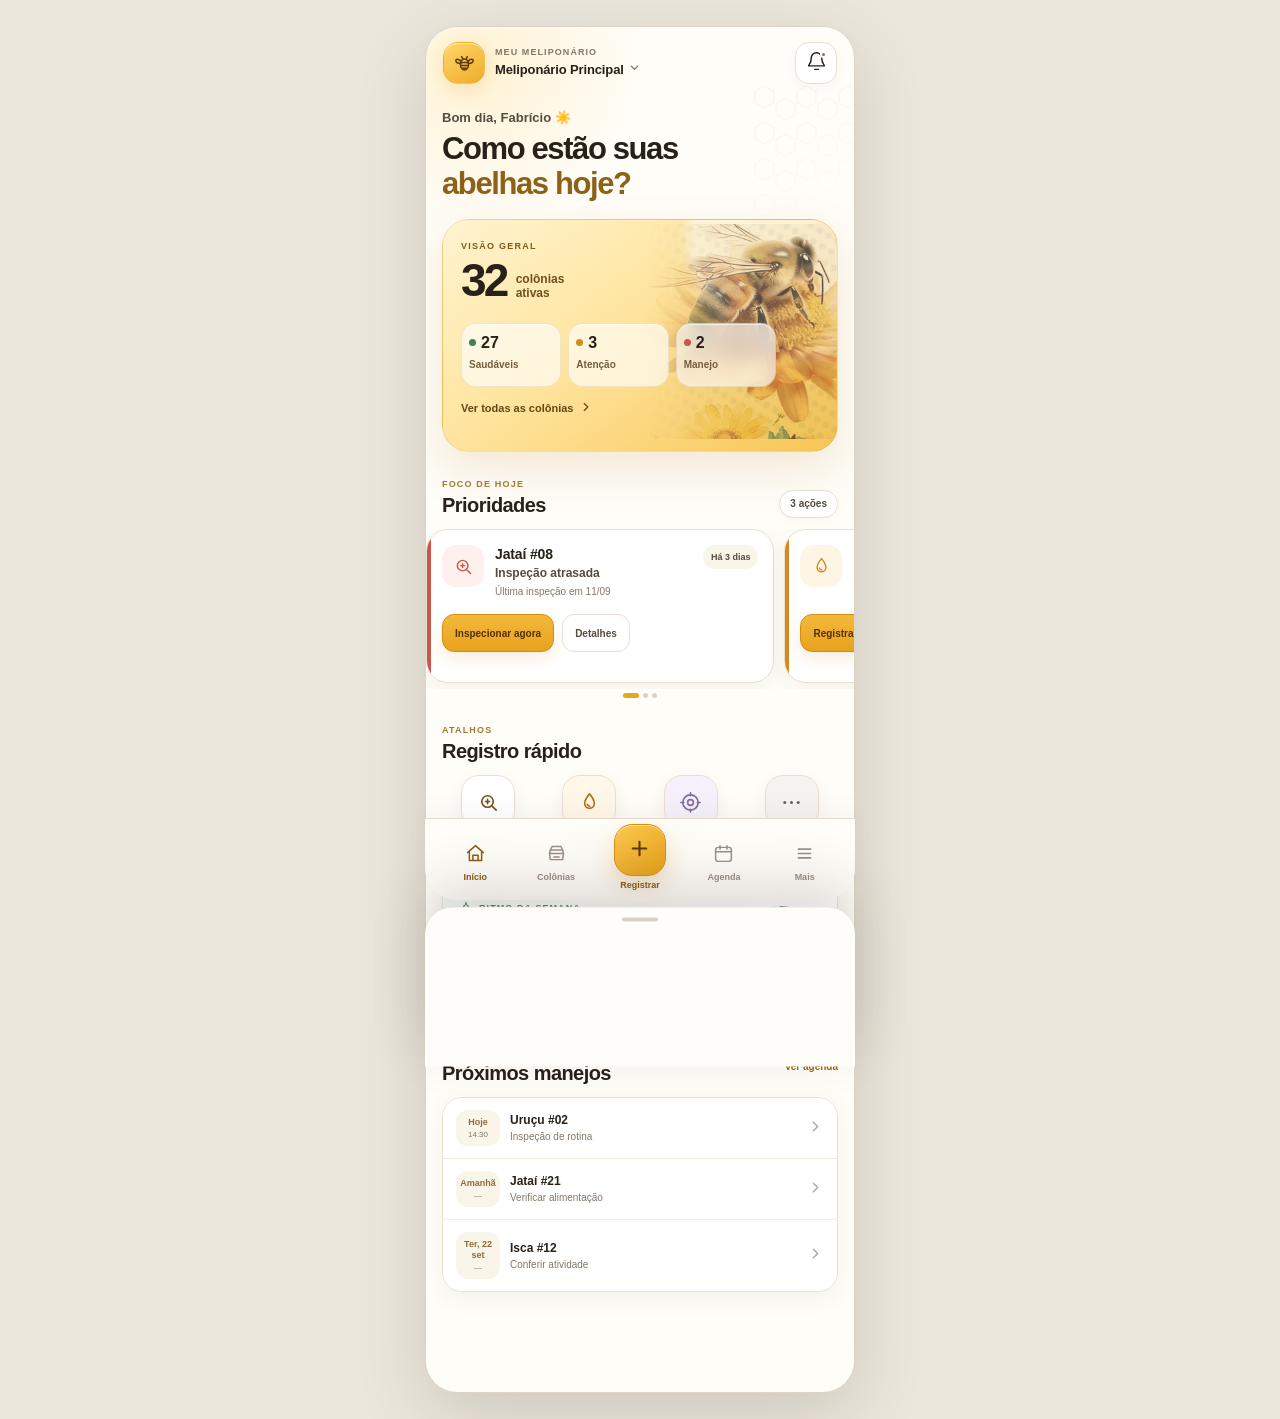
<file: index.html>
<!doctype html>
<html lang="pt-BR">
<head>
  <meta charset="utf-8" />
  <meta name="viewport" content="width=device-width, initial-scale=1, viewport-fit=cover" />
  <meta name="theme-color" content="#f4bb3e" />
  <meta name="application-name" content="Meu Meliponário" />
  <meta name="apple-mobile-web-app-capable" content="yes" />
  <meta name="apple-mobile-web-app-status-bar-style" content="default" />
  <meta name="apple-mobile-web-app-title" content="Meliponário" />
  <meta name="mobile-web-app-capable" content="yes" />
  <meta name="format-detection" content="telephone=no" />
  <meta name="description" content="Gestão local e offline de meliponários de abelhas sem ferrão." />
  <title>Meu Meliponário</title>
  <link rel="manifest" href="./manifest.webmanifest" />
  <link rel="icon" type="image/png" sizes="32x32" href="./icons/icon-32.png" />
  <link rel="apple-touch-icon" sizes="180x180" href="./icons/icon-180.png" />
  <link rel="stylesheet" href="./styles.css" />
</head>
<body>
  <div class="device-shell">
    <div class="app" id="app">
      <header class="topbar" id="globalTopbar">
        <button class="brand-block tap" id="apiaryPicker" aria-label="Trocar meliponário">
          <span class="brand-mark" id="brandMark"></span>
          <span class="brand-copy">
            <span class="brand-kicker">MEU MELIPONÁRIO</span>
            <span class="brand-place"><span id="apiaryName">Meliponário Principal</span><span id="chevDown"></span></span>
          </span>
        </button>
        <button class="icon-button tap" id="notificationButton" aria-label="Notificações">
          <span id="bellIcon"></span><span class="notification-dot" id="notificationDot"></span>
        </button>
      </header>

      <main class="page page-home" id="homePage" aria-hidden="true">
        <section class="welcome reveal">
          <p class="welcome-kicker">Bom dia, <span id="userName">Fabrício</span> <span aria-hidden="true">☀️</span></p>
          <h1>Como estão suas<br><span>abelhas hoje?</span></h1>
        </section>

        <section class="hero-card reveal delay-1" aria-label="Resumo do meliponário">
          <div class="hero-glow"></div>
          <img class="hero-art" src="./assets/bee-flower.webp" alt="" />
          <div class="hero-content">
            <div class="hero-eyebrow">VISÃO GERAL</div>
            <div class="hero-count"><strong id="colonyCount">32</strong><span>colônias<br>ativas</span></div>
            <div class="status-grid">
              <button class="status-pill tap" data-status="healthy"><span class="status-dot good"></span><strong id="healthyCount">27</strong><small>Saudáveis</small></button>
              <button class="status-pill tap" data-status="attention"><span class="status-dot warn"></span><strong id="attentionCount">3</strong><small>Atenção</small></button>
              <button class="status-pill tap" data-status="management"><span class="status-dot bad"></span><strong id="managementCount">2</strong><small>Manejo</small></button>
            </div>
            <button class="hero-link tap" id="viewColonies">Ver todas as colônias <span id="arrowRight1"></span></button>
          </div>
        </section>

        <section class="section reveal delay-2">
          <div class="section-heading">
            <div><p class="section-kicker">FOCO DE HOJE</p><h2>Prioridades</h2></div>
            <button class="count-chip tap" id="priorityCount">3 ações</button>
          </div>
          <div class="priority-track" id="priorityTrack"></div>
          <div class="pager" id="priorityPager"></div>
        </section>

        <section class="section reveal delay-3">
          <div class="section-heading compact"><div><p class="section-kicker">ATALHOS</p><h2>Registro rápido</h2></div></div>
          <div class="quick-grid" id="quickGrid"></div>
        </section>

        <section class="section reveal delay-4">
          <div class="week-card">
            <div class="week-copy">
              <div class="week-title-row"><span class="week-icon" id="sparkleIcon"></span><span>Ritmo da semana</span></div>
              <h3 id="weekTitle">8 de 11 manejos concluídos</h3>
              <p id="insightBody">84% das colônias estão saudáveis.</p>
              <div class="progress"><span id="weekProgress"></span></div>
            </div>
            <div class="ring" id="weekRing"><div><strong id="weekPercent">73%</strong><small>feito</small></div></div>
          </div>
        </section>

        <section class="section reveal delay-5">
          <div class="section-heading compact">
            <div><p class="section-kicker">AGENDA</p><h2>Próximos manejos</h2></div>
            <button class="text-button tap" id="seeAgenda">Ver agenda</button>
          </div>
          <div class="schedule-card" id="scheduleList"></div>
        </section>
        <div class="bottom-spacer"></div>
      </main>

      <main class="page colonies-page" id="coloniesPage">
        <section class="colonies-intro reveal">
          <div class="colonies-title-row">
            <div>
              <p class="section-kicker">SUAS ABELHAS</p>
              <h1>Minhas colônias</h1>
              <p class="colonies-subtitle"><span id="visibleColoniesCount">32</span> colônias neste meliponário</p>
            </div>
            <button class="add-colony-button tap" id="addColonyButton" aria-label="Cadastrar colônia"><span id="addColonyIcon"></span></button>
          </div>
        </section>

        <section class="colony-overview reveal delay-1" aria-label="Resumo das colônias">
          <div class="overview-decoration"></div>
          <img src="./assets/bee-flower.webp" class="overview-art" alt="" />
          <div class="overview-main">
            <span class="overview-label">SAÚDE DO MELIPONÁRIO</span>
            <strong><span id="healthPercent">84</span>%</strong>
            <small>das colônias estão saudáveis</small>
          </div>
          <div class="overview-stats">
            <button class="overview-stat tap" data-colony-status="healthy"><span class="mini-dot healthy"></span><strong id="overviewHealthy">27</strong><small>Saudáveis</small></button>
            <button class="overview-stat tap" data-colony-status="attention"><span class="mini-dot attention"></span><strong id="overviewAttention">3</strong><small>Atenção</small></button>
            <button class="overview-stat tap" data-colony-status="management"><span class="mini-dot management"></span><strong id="overviewManagement">2</strong><small>Manejo</small></button>
          </div>
        </section>

        <section class="colony-tools reveal delay-2">
          <div class="search-row">
            <label class="search-box" for="colonySearch">
              <span id="searchIcon"></span>
              <input id="colonySearch" type="search" inputmode="search" autocomplete="off" placeholder="Buscar nome, número ou espécie" />
              <button class="search-clear tap" id="searchClear" type="button" aria-label="Limpar busca"><span id="searchClearIcon"></span></button>
            </label>
            <button class="filter-button tap" id="openFilters" aria-label="Filtros"><span id="filterIcon"></span><i id="filterBadge">0</i></button>
          </div>

          <div class="status-chips" id="statusChips">
            <button class="filter-chip active tap" data-status-filter="all">Todas <span id="chipAll">32</span></button>
            <button class="filter-chip tap" data-status-filter="healthy"><i class="chip-dot healthy"></i>Saudáveis</button>
            <button class="filter-chip tap" data-status-filter="attention"><i class="chip-dot attention"></i>Atenção</button>
            <button class="filter-chip tap" data-status-filter="management"><i class="chip-dot management"></i>Manejo</button>
          </div>

          <div class="species-line">
            <div class="species-scroll" id="speciesChips"></div>
            <button class="view-toggle tap" id="viewToggle" aria-label="Alternar visualização"><span id="viewIcon"></span></button>
          </div>
        </section>

        <section class="attention-section reveal delay-3" id="attentionSection">
          <div class="section-heading compact colonies-heading">
            <div><p class="section-kicker">PRECISAM DE VOCÊ</p><h2>Atenção primeiro</h2></div>
            <button class="text-button tap" id="attentionAll">Ver todas</button>
          </div>
          <div class="attention-carousel" id="attentionCarousel"></div>
        </section>

        <section class="section colony-list-section reveal delay-4">
          <div class="section-heading compact colonies-heading">
            <div>
              <p class="section-kicker" id="listKicker">TODAS</p>
              <h2 id="listTitle">Suas colônias</h2>
            </div>
            <button class="sort-button tap" id="sortButton"><span id="sortIcon"></span><span id="sortLabel">Prioridade</span></button>
          </div>
          <div class="result-meta" id="resultMeta"></div>
          <div class="colonies-list" id="coloniesList"></div>
          <div class="empty-colonies" id="emptyColonies" hidden>
            <div class="empty-bee" id="emptyBee"></div>
            <h3>Nenhuma colônia encontrada</h3>
            <p>Tente remover alguns filtros ou buscar outro nome.</p>
            <button class="btn-primary tap" id="clearAllFilters">Limpar filtros</button>
          </div>
        </section>

        <div class="bottom-spacer"></div>
      </main>


      <main class="page detail-page is-hidden" id="detailPage" aria-hidden="true">
        <header class="detail-topbar">
          <button class="detail-icon-button tap" id="detailBack" aria-label="Voltar"><span id="detailBackIcon"></span></button>
          <div class="detail-topbar-copy">
            <span>FICHA DA COLÔNIA</span>
            <strong id="detailTopName">Jataí #14</strong>
          </div>
          <button class="detail-icon-button tap" id="detailMore" aria-label="Mais opções"><span id="detailMoreIcon"></span></button>
        </header>

        <section class="detail-section species-showcase reveal delay-1" aria-label="Identificação e imagem da espécie">
          <article class="species-portrait-card">
            <div class="species-portrait-copy">
              <span class="profile-status" id="detailStatus"><i></i>Saudável</span>
              <p class="profile-species species-label" id="detailSpecies">JATAÍ</p>
              <h2 id="detailName">Jataí #14</h2>
              <p id="speciesPortraitScientific">Tetragonisca angustula</p>
              <div class="species-card-location"><span id="detailPinIcon"></span><span id="detailLocal">Varanda</span></div>
              <div class="species-card-tags">
                <span id="detailOrigin">Captura</span>
                <span id="detailBox">Caixa INPA</span>
              </div>
            </div>
            <div class="species-portrait-media">
              <img id="speciesPortraitImage" src="./assets/jatai.webp" alt="Jataí em flor amarela" />
              <span class="species-portrait-glow"></span>
            </div>
          </article>
        </section>

        <section class="detail-section reveal delay-1">
          <div class="section-heading detail-section-heading">
            <div><p class="section-kicker">ESTADO ATUAL</p><h2>Como ela está agora?</h2></div>
            <span class="updated-chip" id="detailUpdated">Atualizado há 8 dias</span>
          </div>
          <div class="health-grid">
            <article class="health-card health-good">
              <span class="health-icon" id="queenIcon"></span>
              <span class="health-copy"><small>Rainha</small><strong id="detailQueen">Vista</strong><em id="detailQueenHint">na última inspeção</em></span>
            </article>
            <article class="health-card health-good">
              <span class="health-icon" id="populationIcon"></span>
              <span class="health-copy"><small>População</small><strong id="detailPopulation">Forte</strong><em>movimento estável</em></span>
            </article>
            <article class="health-card health-good">
              <span class="health-icon" id="broodIcon"></span>
              <span class="health-copy"><small>Cria</small><strong id="detailBrood">Boa</strong><em id="detailBroodHint">distribuição uniforme</em></span>
            </article>
            <article class="health-card" id="foodHealthCard">
              <span class="health-icon" id="foodIcon"></span>
              <span class="health-copy"><small>Alimento</small><strong id="detailFood">Normal</strong><em id="detailFoodHint">reserva adequada</em></span>
            </article>
          </div>
        </section>

        <section class="detail-section reveal delay-2">
          <article class="next-management-card" id="nextManagementCard">
            <div class="management-head">
              <div>
                <p class="section-kicker">PRÓXIMO MANEJO</p>
                <h2 id="nextManagementTitle">Inspeção geral</h2>
                <p id="nextManagementMeta">Programada para daqui a 7 dias</p>
              </div>
              <div class="management-date" id="nextManagementDate"><strong>27</strong><span>SET</span></div>
            </div>
            <div class="management-note">
              <span id="managementNoteIcon"></span>
              <p>Revisar população, cria, alimento e condição geral da caixa.</p>
            </div>
            <div class="management-actions">
              <button class="btn-primary detail-primary tap" id="registerManagement">Registrar manejo <span id="registerManagementIcon"></span></button>
              <button class="detail-secondary tap" id="rescheduleManagement"><span id="calendarSmallIcon"></span></button>
            </div>
          </article>
        </section>

        <section class="detail-section reveal delay-3">
          <div class="section-heading detail-section-heading">
            <div><p class="section-kicker">ÚLTIMA INSPEÇÃO</p><h2 id="lastInspectionTitle">Tudo dentro do esperado</h2></div>
            <button class="text-button tap" id="inspectionDetails">Ver detalhes</button>
          </div>
          <article class="inspection-summary">
            <div class="inspection-date-line">
              <span class="inspection-round-icon" id="inspectionRoundIcon"></span>
              <div><strong id="lastInspectionDate">12 de setembro</strong><small id="lastInspectionAge">há 8 dias</small></div>
              <span class="inspection-score" id="inspectionScore">Boa</span>
            </div>
            <p class="inspection-note" id="lastInspectionNote">Boa população, cria uniforme e atividade normal na entrada.</p>
            <div class="inspection-mini-grid">
              <div><span>Rainha</span><strong id="lastQueen">Vista</strong></div>
              <div><span>População</span><strong id="lastPopulation">Forte</strong></div>
              <div><span>Cria</span><strong id="lastBrood">Boa</strong></div>
              <div><span>Alimento</span><strong id="lastFood">Normal</strong></div>
            </div>
          </article>
        </section>

        <section class="detail-section reveal delay-4">
          <div class="section-heading detail-section-heading">
            <div><p class="section-kicker">LINHA DO TEMPO</p><h2>Histórico recente</h2></div>
            <button class="text-button tap" id="openHistory">Ver tudo</button>
          </div>
          <div class="mini-timeline" id="miniTimeline"></div>
        </section>

        <section class="detail-section reveal delay-5">
          <div class="section-heading detail-section-heading">
            <div><p class="section-kicker">IDENTIFICAÇÃO</p><h2>Dados da colônia</h2></div>
            <button class="text-button tap" id="editColony">Editar</button>
          </div>
          <article class="colony-data-card">
            <div class="data-row"><span class="data-icon" id="dataOriginIcon"></span><div><small>Origem</small><strong id="dataOrigin">Captura</strong></div></div>
            <div class="data-row"><span class="data-icon" id="dataBoxIcon"></span><div><small>Tipo de caixa</small><strong id="dataBox">INPA</strong></div></div>
            <div class="data-row"><span class="data-icon" id="dataPlaceIcon"></span><div><small>Local</small><strong id="dataPlace">Varanda</strong></div></div>
            <div class="data-row"><span class="data-icon" id="dataCodeIcon"></span><div><small>Identificação</small><strong id="dataCode">COL-C04</strong></div></div>
          </article>
        </section>


        <section class="detail-section lineage-section reveal delay-5" id="lineageSection" hidden>
          <div class="section-heading detail-section-heading">
            <div><p class="section-kicker">LINHAGEM</p><h2>Família desta colônia</h2></div>
            <button class="text-button tap" id="openDivisionFamily">Ver árvore</button>
          </div>
          <div class="lineage-card" id="lineageCard"></div>
        </section>

        <section class="detail-bottom-actions reveal delay-5">
          <button class="detail-action-outline tap" id="historyBottom"><span id="historyBottomIcon"></span><strong>Histórico</strong><small>Ver linha do tempo</small></button>
          <button class="detail-action-main tap" id="manageBottom"><span id="manageBottomIcon"></span><strong>Registrar manejo</strong><small>Inspeção, alimento e mais</small></button>
        </section>
        <div class="bottom-spacer"></div>
      </main>



      <main class="page history-page is-hidden" id="historyPage" aria-hidden="true">
        <header class="history-topbar">
          <button class="detail-icon-button tap" id="historyBack" aria-label="Voltar"><span id="historyBackIcon"></span></button>
          <div class="history-topbar-copy"><span>HISTÓRICO DA COLÔNIA</span><strong id="historyTopName">Jataí #14</strong></div>
          <button class="detail-icon-button tap" id="historyFilterButton" aria-label="Filtrar histórico"><span id="historyFilterIcon"></span></button>
        </header>

        <section class="history-hero reveal">
          <div class="history-hero-copy">
            <span class="history-status" id="historyStatus"><i></i>Saudável</span>
            <p class="section-kicker">LINHA DO TEMPO</p>
            <h1>Tudo o que aconteceu com esta colônia</h1>
            <p>Inspeções, alimentações, manejos e origem em uma única sequência.</p>
          </div>
          <div class="history-hero-image"><img id="historySpeciesImage" src="./assets/jatai.webp" alt="" /></div>
        </section>

        <section class="history-summary reveal delay-1">
          <article><span id="historySummaryIcon1"></span><strong id="historyTotalEvents">8</strong><small>registros</small></article>
          <article><span id="historySummaryIcon2"></span><strong id="historyInspectionCount">3</strong><small>inspeções</small></article>
          <article><span id="historySummaryIcon3"></span><strong id="historyLastAge">8d</strong><small>desde a última</small></article>
        </section>

        <section class="history-tools reveal delay-2">
          <div class="history-filter-scroll" id="historyFilterChips">
            <button class="history-filter-chip active tap" data-history-filter="all">Tudo</button>
            <button class="history-filter-chip tap" data-history-filter="inspection">Inspeções</button>
            <button class="history-filter-chip tap" data-history-filter="feeding">Alimentação</button>
            <button class="history-filter-chip tap" data-history-filter="management">Manejos</button>
            <button class="history-filter-chip tap" data-history-filter="origin">Origem</button>
          </div>
        </section>

        <section class="history-content reveal delay-3">
          <div id="historyTimeline"></div>
          <div class="history-empty" id="historyEmpty" hidden>
            <span id="historyEmptyIcon"></span>
            <h3>Nenhum registro neste filtro</h3>
            <p>Escolha outra categoria para ver a linha do tempo.</p>
          </div>
        </section>
        <div class="bottom-spacer"></div>
      </main>


      <main class="page agenda-page is-hidden" id="agendaPage" aria-hidden="true">
        <section class="agenda-intro reveal">
          <div class="agenda-title-row">
            <div>
              <p class="section-kicker">ORGANIZAÇÃO DO MANEJO</p>
              <h1>Sua agenda</h1>
              <p class="agenda-subtitle">O que precisa ser feito, sem deixar nenhuma colônia para trás.</p>
            </div>
            <button class="agenda-add-button tap" id="agendaAddButton" aria-label="Novo lembrete"><span id="agendaAddIcon"></span></button>
          </div>
        </section>

        <section class="agenda-hero reveal delay-1">
          <div class="agenda-hero-pattern"></div>
          <div class="agenda-hero-copy">
            <span>HOJE · 20 SET</span>
            <h2><strong id="agendaTodayCount">2</strong> manejos para cuidar</h2>
            <p id="agendaHeroText">Organize o dia e resolva primeiro o que está atrasado.</p>
          </div>
          <div class="agenda-hero-icon" id="agendaHeroCalendarIcon"></div>
          <div class="agenda-hero-stats">
            <button class="tap" id="agendaHeroOverdue"><strong id="agendaOverdueCount">1</strong><small>atrasado</small></button>
            <span></span>
            <button class="tap" id="agendaHeroWeek"><strong id="agendaWeekCount">7</strong><small>na semana</small></button>
            <span></span>
            <div><strong id="agendaDoneCount">0</strong><small>concluídos</small></div>
          </div>
        </section>

        <section class="agenda-week reveal delay-2">
          <div class="agenda-section-head"><div><p class="section-kicker">SEMANA</p><h2>20 — 26 setembro</h2></div><button class="agenda-today-link tap" id="agendaGoToday">Hoje</button></div>
          <div class="agenda-week-strip" id="agendaWeekStrip"></div>
        </section>

        <section class="agenda-controls reveal delay-3">
          <div class="agenda-view-tabs" id="agendaViewTabs">
            <button class="active tap" data-agenda-view="today">Hoje</button>
            <button class="tap" data-agenda-view="week">Semana</button>
            <button class="tap" data-agenda-view="all">Todos</button>
            <button class="tap" data-agenda-view="overdue">Atrasados</button>
          </div>
        </section>

        <section class="agenda-overdue-block reveal delay-3" id="agendaOverdueBlock">
          <div class="agenda-section-head compact"><div><p class="section-kicker danger-kicker">PRECISA DE VOCÊ</p><h2>Atrasados</h2></div><span class="agenda-alert-count" id="agendaAlertCount">1</span></div>
          <div id="agendaOverdueList"></div>
        </section>

        <section class="agenda-list-section reveal delay-4">
          <div class="agenda-section-head"><div><p class="section-kicker" id="agendaListKicker">HOJE</p><h2 id="agendaListTitle">Próximos manejos</h2></div><span class="agenda-list-count" id="agendaListCount">2 tarefas</span></div>
          <div class="agenda-groups" id="agendaGroups"></div>
          <div class="agenda-empty" id="agendaEmpty" hidden>
            <span id="agendaEmptyIcon"></span>
            <h3>Nada programado aqui</h3>
            <p>Seu meliponário está em dia neste período.</p>
            <button class="btn-primary tap" id="agendaEmptyAdd">Criar lembrete</button>
          </div>
        </section>
        <div class="bottom-spacer"></div>
      </main>

      <main class="page traps-page is-hidden" id="trapsPage" aria-hidden="true">
        <section class="traps-intro reveal">
          <div class="traps-title-row">
            <div>
              <p class="section-kicker">CAPTURAS EM CAMPO</p>
              <h1>Minhas iscas</h1>
              <p class="traps-subtitle">Acompanhe cada isca desde a instalação até a captura.</p>
            </div>
            <button class="traps-add-button tap" id="trapsAddButton" aria-label="Nova isca"><span id="trapsAddIcon"></span></button>
          </div>
        </section>

        <section class="traps-hero reveal delay-1">
          <div class="traps-hero-pattern"></div>
          <div class="traps-hero-copy">
            <span>VISÃO GERAL</span>
            <div class="traps-total-row"><strong id="trapsTotal">12</strong><p>iscas<br>instaladas</p></div>
            <p id="trapsHeroHint">Acompanhe tempo de campo e saiba o que precisa ser verificado.</p>
          </div>
          <div class="trap-bottle-hero" id="trapHeroArt"></div>
          <div class="traps-hero-stats">
            <button class="tap" data-trap-status-short="waiting"><i class="trap-stat-dot waiting"></i><strong id="trapsWaiting">8</strong><small>Aguardando</small></button>
            <button class="tap" data-trap-status-short="captured"><i class="trap-stat-dot captured"></i><strong id="trapsCaptured">3</strong><small>Capturadas</small></button>
            <button class="tap" data-trap-status-short="check"><i class="trap-stat-dot check"></i><strong id="trapsCheck">1</strong><small>Verificar</small></button>
          </div>
        </section>

        <section class="traps-attention reveal delay-2" id="trapsAttentionBlock">
          <div class="section-heading compact traps-heading">
            <div><p class="section-kicker danger-kicker">PRECISA DE VOCÊ</p><h2>Verificar agora</h2></div>
            <span class="traps-alert-count" id="trapsAlertCount">1</span>
          </div>
          <div id="trapsAttentionList"></div>
        </section>

        <section class="traps-tools reveal delay-3">
          <label class="trap-search-box" for="trapSearch">
            <span id="trapSearchIcon"></span>
            <input id="trapSearch" type="search" autocomplete="off" placeholder="Buscar isca ou local" />
            <button class="search-clear tap" id="trapSearchClear" type="button" aria-label="Limpar busca"><span id="trapSearchClearIcon"></span></button>
          </label>
          <div class="trap-filter-scroll" id="trapFilterChips">
            <button class="trap-filter-chip active tap" data-trap-filter="all">Todas <span id="trapChipAll">12</span></button>
            <button class="trap-filter-chip tap" data-trap-filter="waiting"><i class="trap-chip-dot waiting"></i>Aguardando</button>
            <button class="trap-filter-chip tap" data-trap-filter="check"><i class="trap-chip-dot check"></i>Verificar</button>
            <button class="trap-filter-chip tap" data-trap-filter="captured"><i class="trap-chip-dot captured"></i>Capturadas</button>
          </div>
        </section>

        <section class="traps-list-section reveal delay-4">
          <div class="section-heading compact traps-heading">
            <div><p class="section-kicker" id="trapsListKicker">EM CAMPO</p><h2 id="trapsListTitle">Suas iscas</h2></div>
            <span class="traps-list-count" id="trapsListCount">12 iscas</span>
          </div>
          <div class="traps-list" id="trapsList"></div>
          <div class="traps-empty" id="trapsEmpty" hidden>
            <span id="trapsEmptyIcon"></span>
            <h3>Nenhuma isca encontrada</h3>
            <p>Tente outro filtro ou cadastre uma nova isca.</p>
            <button class="btn-primary tap" id="trapsEmptyAdd">Cadastrar isca</button>
          </div>
        </section>
        <div class="bottom-spacer"></div>
      </main>

      <main class="capture-page is-hidden" id="capturePage" aria-hidden="true">
        <header class="capture-topbar">
          <button class="capture-back tap" id="captureBack" aria-label="Voltar"><span id="captureBackIcon"></span></button>
          <div class="capture-progress-wrap">
            <div class="capture-progress-track"><span id="captureProgressBar"></span></div>
            <small id="captureStepCounter">1 de 4</small>
          </div>
          <button class="capture-close tap" id="captureClose" aria-label="Fechar"><span id="captureCloseIcon"></span></button>
        </header>

        <section class="capture-shell">
          <div class="capture-identity" id="captureIdentity"></div>
          <div class="capture-content" id="captureContent"></div>
        </section>
      </main>


      <main class="division-page is-hidden" id="divisionPage" aria-hidden="true">
        <header class="division-topbar">
          <button class="division-back tap" id="divisionBack" aria-label="Voltar"><span id="divisionBackIcon"></span></button>
          <div class="division-topbar-copy"><span id="divisionTopKicker">DIVISÕES</span><strong id="divisionTopTitle">Linhas do meliponário</strong></div>
          <button class="division-add-top tap" id="divisionAddTop" aria-label="Nova divisão"><span id="divisionAddTopIcon"></span></button>
        </header>
        <section class="division-shell">
          <div id="divisionHub"></div>
          <div id="divisionFlow" class="is-hidden"></div>
        </section>
      </main>



      <main class="production-page is-hidden" id="productionPage" aria-hidden="true">
        <header class="production-topbar">
          <button class="production-back tap" id="productionBack" aria-label="Voltar"><span id="productionBackIcon"></span></button>
          <div class="production-topbar-copy"><span>PRODUÇÃO</span><strong>Colheitas de mel</strong></div>
          <button class="production-add-top tap" id="productionAddTop" aria-label="Registrar colheita"><span id="productionAddTopIcon"></span></button>
        </header>
        <section class="production-shell">
          <div id="productionHub"></div>
          <div id="productionFlow" class="is-hidden"></div>
        </section>
      </main>



      <main class="reports-page is-hidden" id="reportsPage" aria-hidden="true">
        <header class="reports-topbar">
          <button class="reports-back tap" id="reportsBack" aria-label="Voltar"><span id="reportsBackIcon"></span></button>
          <div class="reports-topbar-copy"><span>RELATÓRIOS</span><strong>Visão do meliponário</strong></div>
          <button class="reports-info tap" id="reportsInfo" aria-label="Sobre os relatórios"><span id="reportsInfoIcon"></span></button>
        </header>
        <section class="reports-shell">
          <div id="reportsRoot"></div>
        </section>
      </main>

      <main class="tools-page is-hidden" id="toolsPage" aria-hidden="true">
        <header class="tools-topbar">
          <button class="tools-back tap" id="toolsBack" aria-label="Voltar"><span id="toolsBackIcon"></span></button>
          <div class="tools-topbar-copy"><span id="toolsTopKicker">FERRAMENTAS</span><strong id="toolsTopTitle">Seus meliponários</strong></div>
          <button class="tools-info tap" id="toolsInfo" aria-label="Informações"><span id="toolsInfoIcon"></span></button>
        </header>
        <section class="tools-shell"><div id="toolsRoot"></div></section>
      </main>

      <main class="inspection-page is-hidden" id="inspectionPage" aria-hidden="true">
        <header class="inspection-topbar">
          <button class="inspection-back tap" id="inspectionBack" aria-label="Voltar"><span id="inspectionBackIcon"></span></button>
          <div class="inspection-progress-wrap">
            <div class="inspection-progress-track"><span id="inspectionProgressBar"></span></div>
            <small id="inspectionStepCounter">1 de 6</small>
          </div>
          <button class="inspection-close tap" id="inspectionClose" aria-label="Fechar"><span id="inspectionCloseIcon"></span></button>
        </header>

        <section class="inspection-shell" id="inspectionShell">
          <div class="inspection-identity">
            <div class="inspection-bee-thumb"><img id="inspectionSpeciesImage" src="./assets/jatai.webp" alt="" /></div>
            <div><span>INSPEÇÃO</span><strong id="inspectionColonyName">Jataí #14</strong><small id="inspectionSpeciesName">Jataí</small></div>
          </div>

          <div class="inspection-content" id="inspectionContent"></div>
        </section>
      </main>

      <nav class="bottom-nav" aria-label="Navegação principal">
        <button class="nav-item tap" data-nav="home"><span id="navHome"></span><small>Início</small></button>
        <button class="nav-item active tap" data-nav="colonies"><span id="navHive"></span><small>Colônias</small></button>
        <div class="nav-center">
          <button class="nav-fab tap" id="registerFab" aria-label="Registrar"><span id="navPlus"></span></button>
          <small>Registrar</small>
        </div>
        <button class="nav-item tap" data-nav="agenda"><span id="navCalendar"></span><small>Agenda</small></button>
        <button class="nav-item tap" data-nav="more"><span id="navMenu"></span><small>Mais</small></button>
      </nav>

      <div class="sheet-backdrop" id="sheetBackdrop"></div>
      <section class="bottom-sheet" id="bottomSheet" aria-modal="true" role="dialog" aria-hidden="true">
        <div class="sheet-handle"></div>
        <div id="sheetContent"></div>
      </section>

      <div class="toast" id="toast" role="status" aria-live="polite"></div>
    </div>
  </div>
  <script src="./seed-data.js"></script>
  <script src="./db.js"></script>
  <script src="./app.js"></script>
  <script src="./pwa.js"></script>
</body>
</html>
</file>
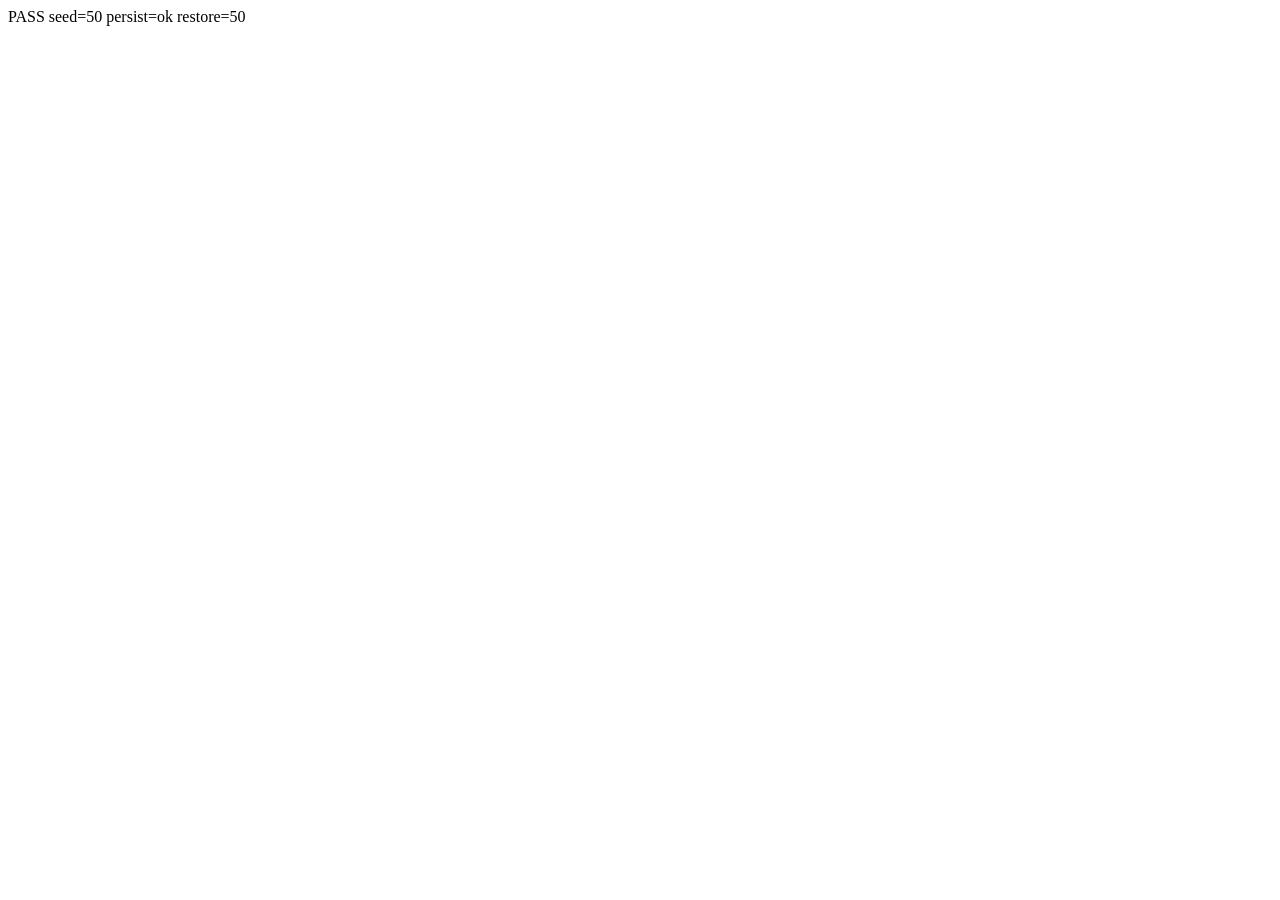
<file: db-test.html>
<!doctype html><meta charset="utf-8"><div id="out">RUNNING</div><script src="seed-data.js"></script><script src="db.js"></script><script>
(async()=>{const out=document.getElementById('out');try{await MeliponarioDB.reset();await MeliponarioDB.open();const settings={userName:'Fabrício',defaultApiary:'principal',inspectionInterval:'15',productionUnit:'ml',notifications:true,haptics:true};await MeliponarioDB.seedIfNeeded(MELIPONARIO_SEED,settings);let a=await MeliponarioDB.loadAll();if(a.data.colonies.length!==50) throw new Error('seed count '+a.data.colonies.length);a.data.colonies.push({id:'persist-test',apiaryId:'principal',name:'Teste persistência'});await MeliponarioDB.saveAll(a.data,a.settings);let b=await MeliponarioDB.loadAll();if(!b.data.colonies.some(x=>x.id==='persist-test'))throw new Error('not persisted');await MeliponarioDB.replaceAll(MELIPONARIO_SEED,settings);let c=await MeliponarioDB.loadAll();if(c.data.colonies.length!==50)throw new Error('restore count '+c.data.colonies.length);out.textContent='PASS seed=50 persist=ok restore=50';}catch(e){out.textContent='FAIL '+e.message;console.error(e)}})();
</script>
</file>
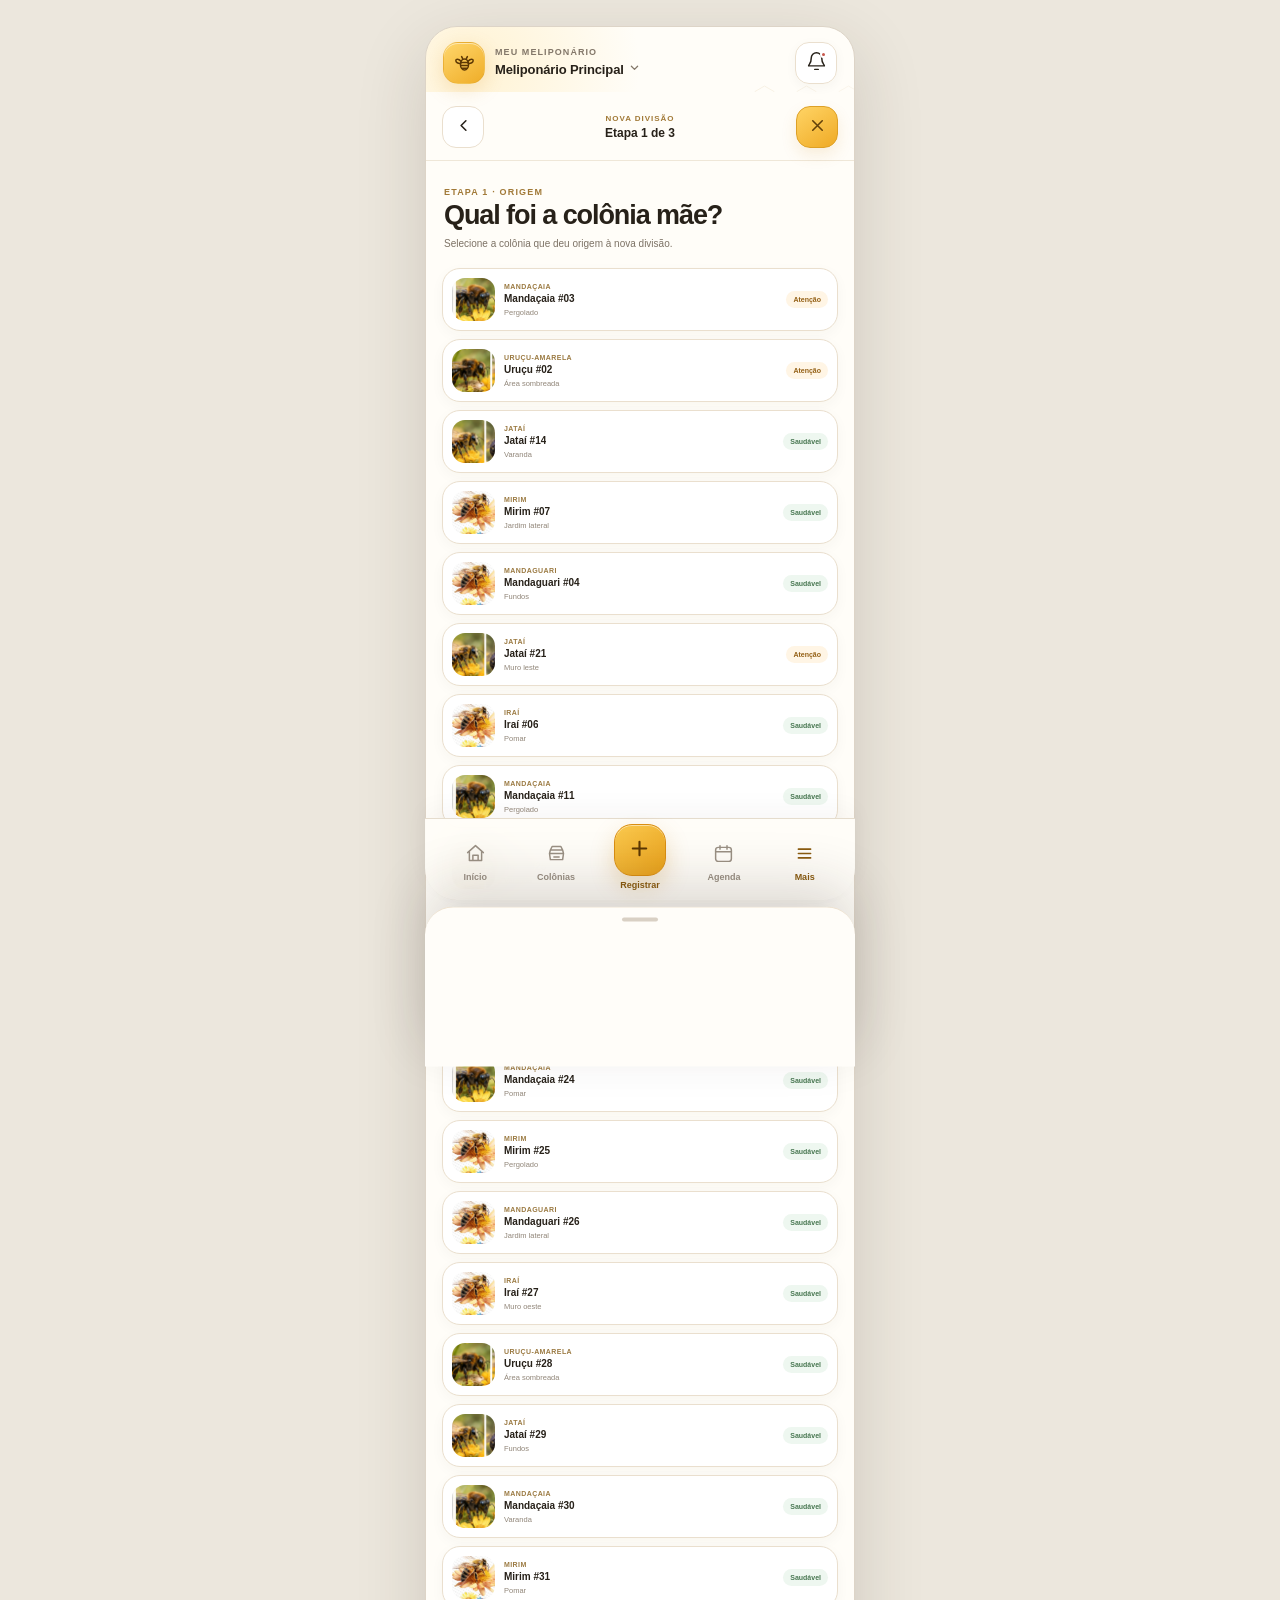
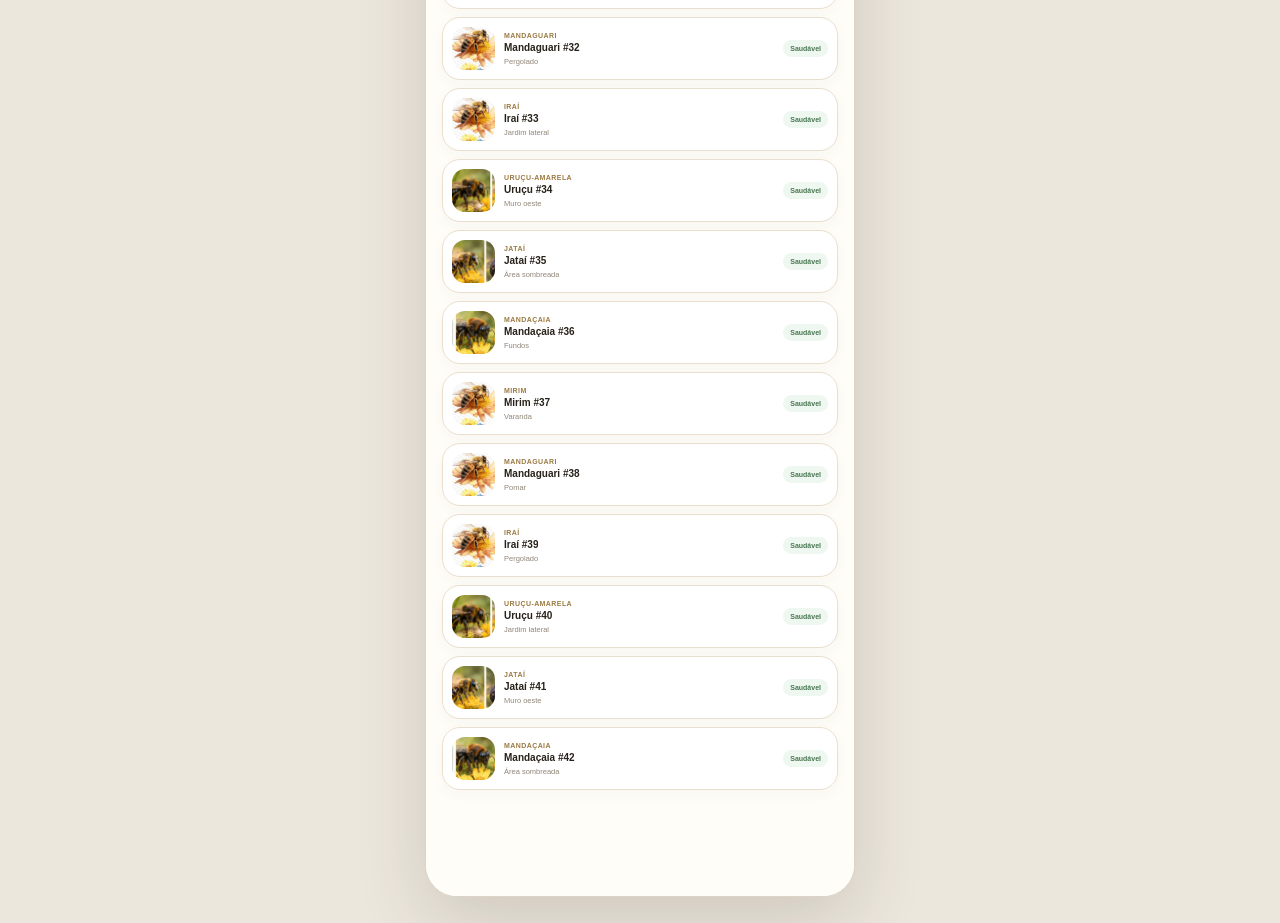
<file: flow.html>
<!doctype html>
<html lang="pt-BR">
<head>
  <meta charset="utf-8" />
  <meta name="viewport" content="width=device-width, initial-scale=1, viewport-fit=cover" />
  <meta name="theme-color" content="#fffaf0" />
  <title>Meu Meliponário — Ficha da Colônia</title>
  <link rel="stylesheet" href="./styles.css" />
</head>
<body>
  <div class="device-shell">
    <div class="app" id="app">
      <header class="topbar" id="globalTopbar">
        <button class="brand-block tap" id="apiaryPicker" aria-label="Trocar meliponário">
          <span class="brand-mark" id="brandMark"></span>
          <span class="brand-copy">
            <span class="brand-kicker">MEU MELIPONÁRIO</span>
            <span class="brand-place"><span id="apiaryName">Meliponário Principal</span><span id="chevDown"></span></span>
          </span>
        </button>
        <button class="icon-button tap" id="notificationButton" aria-label="Notificações">
          <span id="bellIcon"></span><span class="notification-dot" id="notificationDot"></span>
        </button>
      </header>

      <main class="page page-home" id="homePage" aria-hidden="true">
        <section class="welcome reveal">
          <p class="welcome-kicker">Bom dia, <span id="userName">Fabrício</span> <span aria-hidden="true">☀️</span></p>
          <h1>Como estão suas<br><span>abelhas hoje?</span></h1>
        </section>

        <section class="hero-card reveal delay-1" aria-label="Resumo do meliponário">
          <div class="hero-glow"></div>
          <img class="hero-art" src="./assets/bee-flower.webp" alt="" />
          <div class="hero-content">
            <div class="hero-eyebrow">VISÃO GERAL</div>
            <div class="hero-count"><strong id="colonyCount">32</strong><span>colônias<br>ativas</span></div>
            <div class="status-grid">
              <button class="status-pill tap" data-status="healthy"><span class="status-dot good"></span><strong id="healthyCount">27</strong><small>Saudáveis</small></button>
              <button class="status-pill tap" data-status="attention"><span class="status-dot warn"></span><strong id="attentionCount">3</strong><small>Atenção</small></button>
              <button class="status-pill tap" data-status="management"><span class="status-dot bad"></span><strong id="managementCount">2</strong><small>Manejo</small></button>
            </div>
            <button class="hero-link tap" id="viewColonies">Ver todas as colônias <span id="arrowRight1"></span></button>
          </div>
        </section>

        <section class="section reveal delay-2">
          <div class="section-heading">
            <div><p class="section-kicker">FOCO DE HOJE</p><h2>Prioridades</h2></div>
            <button class="count-chip tap" id="priorityCount">3 ações</button>
          </div>
          <div class="priority-track" id="priorityTrack"></div>
          <div class="pager" id="priorityPager"></div>
        </section>

        <section class="section reveal delay-3">
          <div class="section-heading compact"><div><p class="section-kicker">ATALHOS</p><h2>Registro rápido</h2></div></div>
          <div class="quick-grid" id="quickGrid"></div>
        </section>

        <section class="section reveal delay-4">
          <div class="week-card">
            <div class="week-copy">
              <div class="week-title-row"><span class="week-icon" id="sparkleIcon"></span><span>Ritmo da semana</span></div>
              <h3 id="weekTitle">8 de 11 manejos concluídos</h3>
              <p id="insightBody">84% das colônias estão saudáveis.</p>
              <div class="progress"><span id="weekProgress"></span></div>
            </div>
            <div class="ring" id="weekRing"><div><strong id="weekPercent">73%</strong><small>feito</small></div></div>
          </div>
        </section>

        <section class="section reveal delay-5">
          <div class="section-heading compact">
            <div><p class="section-kicker">AGENDA</p><h2>Próximos manejos</h2></div>
            <button class="text-button tap" id="seeAgenda">Ver agenda</button>
          </div>
          <div class="schedule-card" id="scheduleList"></div>
        </section>
        <div class="bottom-spacer"></div>
      </main>

      <main class="page colonies-page" id="coloniesPage">
        <section class="colonies-intro reveal">
          <div class="colonies-title-row">
            <div>
              <p class="section-kicker">SUAS ABELHAS</p>
              <h1>Minhas colônias</h1>
              <p class="colonies-subtitle"><span id="visibleColoniesCount">32</span> colônias neste meliponário</p>
            </div>
            <button class="add-colony-button tap" id="addColonyButton" aria-label="Cadastrar colônia"><span id="addColonyIcon"></span></button>
          </div>
        </section>

        <section class="colony-overview reveal delay-1" aria-label="Resumo das colônias">
          <div class="overview-decoration"></div>
          <img src="./assets/bee-flower.webp" class="overview-art" alt="" />
          <div class="overview-main">
            <span class="overview-label">SAÚDE DO MELIPONÁRIO</span>
            <strong><span id="healthPercent">84</span>%</strong>
            <small>das colônias estão saudáveis</small>
          </div>
          <div class="overview-stats">
            <button class="overview-stat tap" data-colony-status="healthy"><span class="mini-dot healthy"></span><strong id="overviewHealthy">27</strong><small>Saudáveis</small></button>
            <button class="overview-stat tap" data-colony-status="attention"><span class="mini-dot attention"></span><strong id="overviewAttention">3</strong><small>Atenção</small></button>
            <button class="overview-stat tap" data-colony-status="management"><span class="mini-dot management"></span><strong id="overviewManagement">2</strong><small>Manejo</small></button>
          </div>
        </section>

        <section class="colony-tools reveal delay-2">
          <div class="search-row">
            <label class="search-box" for="colonySearch">
              <span id="searchIcon"></span>
              <input id="colonySearch" type="search" inputmode="search" autocomplete="off" placeholder="Buscar nome, número ou espécie" />
              <button class="search-clear tap" id="searchClear" type="button" aria-label="Limpar busca"><span id="searchClearIcon"></span></button>
            </label>
            <button class="filter-button tap" id="openFilters" aria-label="Filtros"><span id="filterIcon"></span><i id="filterBadge">0</i></button>
          </div>

          <div class="status-chips" id="statusChips">
            <button class="filter-chip active tap" data-status-filter="all">Todas <span id="chipAll">32</span></button>
            <button class="filter-chip tap" data-status-filter="healthy"><i class="chip-dot healthy"></i>Saudáveis</button>
            <button class="filter-chip tap" data-status-filter="attention"><i class="chip-dot attention"></i>Atenção</button>
            <button class="filter-chip tap" data-status-filter="management"><i class="chip-dot management"></i>Manejo</button>
          </div>

          <div class="species-line">
            <div class="species-scroll" id="speciesChips"></div>
            <button class="view-toggle tap" id="viewToggle" aria-label="Alternar visualização"><span id="viewIcon"></span></button>
          </div>
        </section>

        <section class="attention-section reveal delay-3" id="attentionSection">
          <div class="section-heading compact colonies-heading">
            <div><p class="section-kicker">PRECISAM DE VOCÊ</p><h2>Atenção primeiro</h2></div>
            <button class="text-button tap" id="attentionAll">Ver todas</button>
          </div>
          <div class="attention-carousel" id="attentionCarousel"></div>
        </section>

        <section class="section colony-list-section reveal delay-4">
          <div class="section-heading compact colonies-heading">
            <div>
              <p class="section-kicker" id="listKicker">TODAS</p>
              <h2 id="listTitle">Suas colônias</h2>
            </div>
            <button class="sort-button tap" id="sortButton"><span id="sortIcon"></span><span id="sortLabel">Prioridade</span></button>
          </div>
          <div class="result-meta" id="resultMeta"></div>
          <div class="colonies-list" id="coloniesList"></div>
          <div class="empty-colonies" id="emptyColonies" hidden>
            <div class="empty-bee" id="emptyBee"></div>
            <h3>Nenhuma colônia encontrada</h3>
            <p>Tente remover alguns filtros ou buscar outro nome.</p>
            <button class="btn-primary tap" id="clearAllFilters">Limpar filtros</button>
          </div>
        </section>

        <div class="bottom-spacer"></div>
      </main>


      <main class="page detail-page is-hidden" id="detailPage" aria-hidden="true">
        <header class="detail-topbar">
          <button class="detail-icon-button tap" id="detailBack" aria-label="Voltar"><span id="detailBackIcon"></span></button>
          <div class="detail-topbar-copy">
            <span>FICHA DA COLÔNIA</span>
            <strong id="detailTopName">Jataí #14</strong>
          </div>
          <button class="detail-icon-button tap" id="detailMore" aria-label="Mais opções"><span id="detailMoreIcon"></span></button>
        </header>

        <section class="detail-section species-showcase reveal delay-1" aria-label="Identificação e imagem da espécie">
          <article class="species-portrait-card">
            <div class="species-portrait-copy">
              <span class="profile-status" id="detailStatus"><i></i>Saudável</span>
              <p class="profile-species species-label" id="detailSpecies">JATAÍ</p>
              <h2 id="detailName">Jataí #14</h2>
              <p id="speciesPortraitScientific">Tetragonisca angustula</p>
              <div class="species-card-location"><span id="detailPinIcon"></span><span id="detailLocal">Varanda</span></div>
              <div class="species-card-tags">
                <span id="detailOrigin">Captura</span>
                <span id="detailBox">Caixa INPA</span>
              </div>
            </div>
            <div class="species-portrait-media">
              <img id="speciesPortraitImage" src="./assets/jatai.webp" alt="Jataí em flor amarela" />
              <span class="species-portrait-glow"></span>
            </div>
          </article>
        </section>

        <section class="detail-section reveal delay-1">
          <div class="section-heading detail-section-heading">
            <div><p class="section-kicker">ESTADO ATUAL</p><h2>Como ela está agora?</h2></div>
            <span class="updated-chip" id="detailUpdated">Atualizado há 8 dias</span>
          </div>
          <div class="health-grid">
            <article class="health-card health-good">
              <span class="health-icon" id="queenIcon"></span>
              <span class="health-copy"><small>Rainha</small><strong id="detailQueen">Vista</strong><em id="detailQueenHint">na última inspeção</em></span>
            </article>
            <article class="health-card health-good">
              <span class="health-icon" id="populationIcon"></span>
              <span class="health-copy"><small>População</small><strong id="detailPopulation">Forte</strong><em>movimento estável</em></span>
            </article>
            <article class="health-card health-good">
              <span class="health-icon" id="broodIcon"></span>
              <span class="health-copy"><small>Cria</small><strong id="detailBrood">Boa</strong><em id="detailBroodHint">distribuição uniforme</em></span>
            </article>
            <article class="health-card" id="foodHealthCard">
              <span class="health-icon" id="foodIcon"></span>
              <span class="health-copy"><small>Alimento</small><strong id="detailFood">Normal</strong><em id="detailFoodHint">reserva adequada</em></span>
            </article>
          </div>
        </section>

        <section class="detail-section reveal delay-2">
          <article class="next-management-card" id="nextManagementCard">
            <div class="management-head">
              <div>
                <p class="section-kicker">PRÓXIMO MANEJO</p>
                <h2 id="nextManagementTitle">Inspeção geral</h2>
                <p id="nextManagementMeta">Programada para daqui a 7 dias</p>
              </div>
              <div class="management-date" id="nextManagementDate"><strong>27</strong><span>SET</span></div>
            </div>
            <div class="management-note">
              <span id="managementNoteIcon"></span>
              <p>Revisar população, cria, alimento e condição geral da caixa.</p>
            </div>
            <div class="management-actions">
              <button class="btn-primary detail-primary tap" id="registerManagement">Registrar manejo <span id="registerManagementIcon"></span></button>
              <button class="detail-secondary tap" id="rescheduleManagement"><span id="calendarSmallIcon"></span></button>
            </div>
          </article>
        </section>

        <section class="detail-section reveal delay-3">
          <div class="section-heading detail-section-heading">
            <div><p class="section-kicker">ÚLTIMA INSPEÇÃO</p><h2 id="lastInspectionTitle">Tudo dentro do esperado</h2></div>
            <button class="text-button tap" id="inspectionDetails">Ver detalhes</button>
          </div>
          <article class="inspection-summary">
            <div class="inspection-date-line">
              <span class="inspection-round-icon" id="inspectionRoundIcon"></span>
              <div><strong id="lastInspectionDate">12 de setembro</strong><small id="lastInspectionAge">há 8 dias</small></div>
              <span class="inspection-score" id="inspectionScore">Boa</span>
            </div>
            <p class="inspection-note" id="lastInspectionNote">Boa população, cria uniforme e atividade normal na entrada.</p>
            <div class="inspection-mini-grid">
              <div><span>Rainha</span><strong id="lastQueen">Vista</strong></div>
              <div><span>População</span><strong id="lastPopulation">Forte</strong></div>
              <div><span>Cria</span><strong id="lastBrood">Boa</strong></div>
              <div><span>Alimento</span><strong id="lastFood">Normal</strong></div>
            </div>
          </article>
        </section>

        <section class="detail-section reveal delay-4">
          <div class="section-heading detail-section-heading">
            <div><p class="section-kicker">LINHA DO TEMPO</p><h2>Histórico recente</h2></div>
            <button class="text-button tap" id="openHistory">Ver tudo</button>
          </div>
          <div class="mini-timeline" id="miniTimeline"></div>
        </section>

        <section class="detail-section reveal delay-5">
          <div class="section-heading detail-section-heading">
            <div><p class="section-kicker">IDENTIFICAÇÃO</p><h2>Dados da colônia</h2></div>
            <button class="text-button tap" id="editColony">Editar</button>
          </div>
          <article class="colony-data-card">
            <div class="data-row"><span class="data-icon" id="dataOriginIcon"></span><div><small>Origem</small><strong id="dataOrigin">Captura</strong></div></div>
            <div class="data-row"><span class="data-icon" id="dataBoxIcon"></span><div><small>Tipo de caixa</small><strong id="dataBox">INPA</strong></div></div>
            <div class="data-row"><span class="data-icon" id="dataPlaceIcon"></span><div><small>Local</small><strong id="dataPlace">Varanda</strong></div></div>
            <div class="data-row"><span class="data-icon" id="dataCodeIcon"></span><div><small>Identificação</small><strong id="dataCode">COL-C04</strong></div></div>
          </article>
        </section>


        <section class="detail-section lineage-section reveal delay-5" id="lineageSection" hidden>
          <div class="section-heading detail-section-heading">
            <div><p class="section-kicker">LINHAGEM</p><h2>Família desta colônia</h2></div>
            <button class="text-button tap" id="openDivisionFamily">Ver árvore</button>
          </div>
          <div class="lineage-card" id="lineageCard"></div>
        </section>

        <section class="detail-bottom-actions reveal delay-5">
          <button class="detail-action-outline tap" id="historyBottom"><span id="historyBottomIcon"></span><strong>Histórico</strong><small>Ver linha do tempo</small></button>
          <button class="detail-action-main tap" id="manageBottom"><span id="manageBottomIcon"></span><strong>Registrar manejo</strong><small>Inspeção, alimento e mais</small></button>
        </section>
        <div class="bottom-spacer"></div>
      </main>



      <main class="page history-page is-hidden" id="historyPage" aria-hidden="true">
        <header class="history-topbar">
          <button class="detail-icon-button tap" id="historyBack" aria-label="Voltar"><span id="historyBackIcon"></span></button>
          <div class="history-topbar-copy"><span>HISTÓRICO DA COLÔNIA</span><strong id="historyTopName">Jataí #14</strong></div>
          <button class="detail-icon-button tap" id="historyFilterButton" aria-label="Filtrar histórico"><span id="historyFilterIcon"></span></button>
        </header>

        <section class="history-hero reveal">
          <div class="history-hero-copy">
            <span class="history-status" id="historyStatus"><i></i>Saudável</span>
            <p class="section-kicker">LINHA DO TEMPO</p>
            <h1>Tudo o que aconteceu com esta colônia</h1>
            <p>Inspeções, alimentações, manejos e origem em uma única sequência.</p>
          </div>
          <div class="history-hero-image"><img id="historySpeciesImage" src="./assets/jatai.webp" alt="" /></div>
        </section>

        <section class="history-summary reveal delay-1">
          <article><span id="historySummaryIcon1"></span><strong id="historyTotalEvents">8</strong><small>registros</small></article>
          <article><span id="historySummaryIcon2"></span><strong id="historyInspectionCount">3</strong><small>inspeções</small></article>
          <article><span id="historySummaryIcon3"></span><strong id="historyLastAge">8d</strong><small>desde a última</small></article>
        </section>

        <section class="history-tools reveal delay-2">
          <div class="history-filter-scroll" id="historyFilterChips">
            <button class="history-filter-chip active tap" data-history-filter="all">Tudo</button>
            <button class="history-filter-chip tap" data-history-filter="inspection">Inspeções</button>
            <button class="history-filter-chip tap" data-history-filter="feeding">Alimentação</button>
            <button class="history-filter-chip tap" data-history-filter="management">Manejos</button>
            <button class="history-filter-chip tap" data-history-filter="origin">Origem</button>
          </div>
        </section>

        <section class="history-content reveal delay-3">
          <div id="historyTimeline"></div>
          <div class="history-empty" id="historyEmpty" hidden>
            <span id="historyEmptyIcon"></span>
            <h3>Nenhum registro neste filtro</h3>
            <p>Escolha outra categoria para ver a linha do tempo.</p>
          </div>
        </section>
        <div class="bottom-spacer"></div>
      </main>


      <main class="page agenda-page is-hidden" id="agendaPage" aria-hidden="true">
        <section class="agenda-intro reveal">
          <div class="agenda-title-row">
            <div>
              <p class="section-kicker">ORGANIZAÇÃO DO MANEJO</p>
              <h1>Sua agenda</h1>
              <p class="agenda-subtitle">O que precisa ser feito, sem deixar nenhuma colônia para trás.</p>
            </div>
            <button class="agenda-add-button tap" id="agendaAddButton" aria-label="Novo lembrete"><span id="agendaAddIcon"></span></button>
          </div>
        </section>

        <section class="agenda-hero reveal delay-1">
          <div class="agenda-hero-pattern"></div>
          <div class="agenda-hero-copy">
            <span>HOJE · 20 SET</span>
            <h2><strong id="agendaTodayCount">2</strong> manejos para cuidar</h2>
            <p id="agendaHeroText">Organize o dia e resolva primeiro o que está atrasado.</p>
          </div>
          <div class="agenda-hero-icon" id="agendaHeroCalendarIcon"></div>
          <div class="agenda-hero-stats">
            <button class="tap" id="agendaHeroOverdue"><strong id="agendaOverdueCount">1</strong><small>atrasado</small></button>
            <span></span>
            <button class="tap" id="agendaHeroWeek"><strong id="agendaWeekCount">7</strong><small>na semana</small></button>
            <span></span>
            <div><strong id="agendaDoneCount">0</strong><small>concluídos</small></div>
          </div>
        </section>

        <section class="agenda-week reveal delay-2">
          <div class="agenda-section-head"><div><p class="section-kicker">SEMANA</p><h2>20 — 26 setembro</h2></div><button class="agenda-today-link tap" id="agendaGoToday">Hoje</button></div>
          <div class="agenda-week-strip" id="agendaWeekStrip"></div>
        </section>

        <section class="agenda-controls reveal delay-3">
          <div class="agenda-view-tabs" id="agendaViewTabs">
            <button class="active tap" data-agenda-view="today">Hoje</button>
            <button class="tap" data-agenda-view="week">Semana</button>
            <button class="tap" data-agenda-view="all">Todos</button>
            <button class="tap" data-agenda-view="overdue">Atrasados</button>
          </div>
        </section>

        <section class="agenda-overdue-block reveal delay-3" id="agendaOverdueBlock">
          <div class="agenda-section-head compact"><div><p class="section-kicker danger-kicker">PRECISA DE VOCÊ</p><h2>Atrasados</h2></div><span class="agenda-alert-count" id="agendaAlertCount">1</span></div>
          <div id="agendaOverdueList"></div>
        </section>

        <section class="agenda-list-section reveal delay-4">
          <div class="agenda-section-head"><div><p class="section-kicker" id="agendaListKicker">HOJE</p><h2 id="agendaListTitle">Próximos manejos</h2></div><span class="agenda-list-count" id="agendaListCount">2 tarefas</span></div>
          <div class="agenda-groups" id="agendaGroups"></div>
          <div class="agenda-empty" id="agendaEmpty" hidden>
            <span id="agendaEmptyIcon"></span>
            <h3>Nada programado aqui</h3>
            <p>Seu meliponário está em dia neste período.</p>
            <button class="btn-primary tap" id="agendaEmptyAdd">Criar lembrete</button>
          </div>
        </section>
        <div class="bottom-spacer"></div>
      </main>

      <main class="page traps-page is-hidden" id="trapsPage" aria-hidden="true">
        <section class="traps-intro reveal">
          <div class="traps-title-row">
            <div>
              <p class="section-kicker">CAPTURAS EM CAMPO</p>
              <h1>Minhas iscas</h1>
              <p class="traps-subtitle">Acompanhe cada isca desde a instalação até a captura.</p>
            </div>
            <button class="traps-add-button tap" id="trapsAddButton" aria-label="Nova isca"><span id="trapsAddIcon"></span></button>
          </div>
        </section>

        <section class="traps-hero reveal delay-1">
          <div class="traps-hero-pattern"></div>
          <div class="traps-hero-copy">
            <span>VISÃO GERAL</span>
            <div class="traps-total-row"><strong id="trapsTotal">12</strong><p>iscas<br>instaladas</p></div>
            <p id="trapsHeroHint">Acompanhe tempo de campo e saiba o que precisa ser verificado.</p>
          </div>
          <div class="trap-bottle-hero" id="trapHeroArt"></div>
          <div class="traps-hero-stats">
            <button class="tap" data-trap-status-short="waiting"><i class="trap-stat-dot waiting"></i><strong id="trapsWaiting">8</strong><small>Aguardando</small></button>
            <button class="tap" data-trap-status-short="captured"><i class="trap-stat-dot captured"></i><strong id="trapsCaptured">3</strong><small>Capturadas</small></button>
            <button class="tap" data-trap-status-short="check"><i class="trap-stat-dot check"></i><strong id="trapsCheck">1</strong><small>Verificar</small></button>
          </div>
        </section>

        <section class="traps-attention reveal delay-2" id="trapsAttentionBlock">
          <div class="section-heading compact traps-heading">
            <div><p class="section-kicker danger-kicker">PRECISA DE VOCÊ</p><h2>Verificar agora</h2></div>
            <span class="traps-alert-count" id="trapsAlertCount">1</span>
          </div>
          <div id="trapsAttentionList"></div>
        </section>

        <section class="traps-tools reveal delay-3">
          <label class="trap-search-box" for="trapSearch">
            <span id="trapSearchIcon"></span>
            <input id="trapSearch" type="search" autocomplete="off" placeholder="Buscar isca ou local" />
            <button class="search-clear tap" id="trapSearchClear" type="button" aria-label="Limpar busca"><span id="trapSearchClearIcon"></span></button>
          </label>
          <div class="trap-filter-scroll" id="trapFilterChips">
            <button class="trap-filter-chip active tap" data-trap-filter="all">Todas <span id="trapChipAll">12</span></button>
            <button class="trap-filter-chip tap" data-trap-filter="waiting"><i class="trap-chip-dot waiting"></i>Aguardando</button>
            <button class="trap-filter-chip tap" data-trap-filter="check"><i class="trap-chip-dot check"></i>Verificar</button>
            <button class="trap-filter-chip tap" data-trap-filter="captured"><i class="trap-chip-dot captured"></i>Capturadas</button>
          </div>
        </section>

        <section class="traps-list-section reveal delay-4">
          <div class="section-heading compact traps-heading">
            <div><p class="section-kicker" id="trapsListKicker">EM CAMPO</p><h2 id="trapsListTitle">Suas iscas</h2></div>
            <span class="traps-list-count" id="trapsListCount">12 iscas</span>
          </div>
          <div class="traps-list" id="trapsList"></div>
          <div class="traps-empty" id="trapsEmpty" hidden>
            <span id="trapsEmptyIcon"></span>
            <h3>Nenhuma isca encontrada</h3>
            <p>Tente outro filtro ou cadastre uma nova isca.</p>
            <button class="btn-primary tap" id="trapsEmptyAdd">Cadastrar isca</button>
          </div>
        </section>
        <div class="bottom-spacer"></div>
      </main>

      <main class="capture-page is-hidden" id="capturePage" aria-hidden="true">
        <header class="capture-topbar">
          <button class="capture-back tap" id="captureBack" aria-label="Voltar"><span id="captureBackIcon"></span></button>
          <div class="capture-progress-wrap">
            <div class="capture-progress-track"><span id="captureProgressBar"></span></div>
            <small id="captureStepCounter">1 de 4</small>
          </div>
          <button class="capture-close tap" id="captureClose" aria-label="Fechar"><span id="captureCloseIcon"></span></button>
        </header>

        <section class="capture-shell">
          <div class="capture-identity" id="captureIdentity"></div>
          <div class="capture-content" id="captureContent"></div>
        </section>
      </main>


      <main class="division-page is-hidden" id="divisionPage" aria-hidden="true">
        <header class="division-topbar">
          <button class="division-back tap" id="divisionBack" aria-label="Voltar"><span id="divisionBackIcon"></span></button>
          <div class="division-topbar-copy"><span id="divisionTopKicker">DIVISÕES</span><strong id="divisionTopTitle">Linhas do meliponário</strong></div>
          <button class="division-add-top tap" id="divisionAddTop" aria-label="Nova divisão"><span id="divisionAddTopIcon"></span></button>
        </header>
        <section class="division-shell">
          <div id="divisionHub"></div>
          <div id="divisionFlow" class="is-hidden"></div>
        </section>
      </main>

      <main class="inspection-page is-hidden" id="inspectionPage" aria-hidden="true">
        <header class="inspection-topbar">
          <button class="inspection-back tap" id="inspectionBack" aria-label="Voltar"><span id="inspectionBackIcon"></span></button>
          <div class="inspection-progress-wrap">
            <div class="inspection-progress-track"><span id="inspectionProgressBar"></span></div>
            <small id="inspectionStepCounter">1 de 6</small>
          </div>
          <button class="inspection-close tap" id="inspectionClose" aria-label="Fechar"><span id="inspectionCloseIcon"></span></button>
        </header>

        <section class="inspection-shell" id="inspectionShell">
          <div class="inspection-identity">
            <div class="inspection-bee-thumb"><img id="inspectionSpeciesImage" src="./assets/jatai.webp" alt="" /></div>
            <div><span>INSPEÇÃO</span><strong id="inspectionColonyName">Jataí #14</strong><small id="inspectionSpeciesName">Jataí</small></div>
          </div>

          <div class="inspection-content" id="inspectionContent"></div>
        </section>
      </main>

      <nav class="bottom-nav" aria-label="Navegação principal">
        <button class="nav-item tap" data-nav="home"><span id="navHome"></span><small>Início</small></button>
        <button class="nav-item active tap" data-nav="colonies"><span id="navHive"></span><small>Colônias</small></button>
        <div class="nav-center">
          <button class="nav-fab tap" id="registerFab" aria-label="Registrar"><span id="navPlus"></span></button>
          <small>Registrar</small>
        </div>
        <button class="nav-item tap" data-nav="agenda"><span id="navCalendar"></span><small>Agenda</small></button>
        <button class="nav-item tap" data-nav="more"><span id="navMenu"></span><small>Mais</small></button>
      </nav>

      <div class="sheet-backdrop" id="sheetBackdrop"></div>
      <section class="bottom-sheet" id="bottomSheet" aria-modal="true" role="dialog" aria-hidden="true">
        <div class="sheet-handle"></div>
        <div id="sheetContent"></div>
      </section>

      <div class="toast" id="toast" role="status" aria-live="polite"></div>
    </div>
  </div>
  <script src="./app-flow.js"></script>
</body>
</html>
</file>
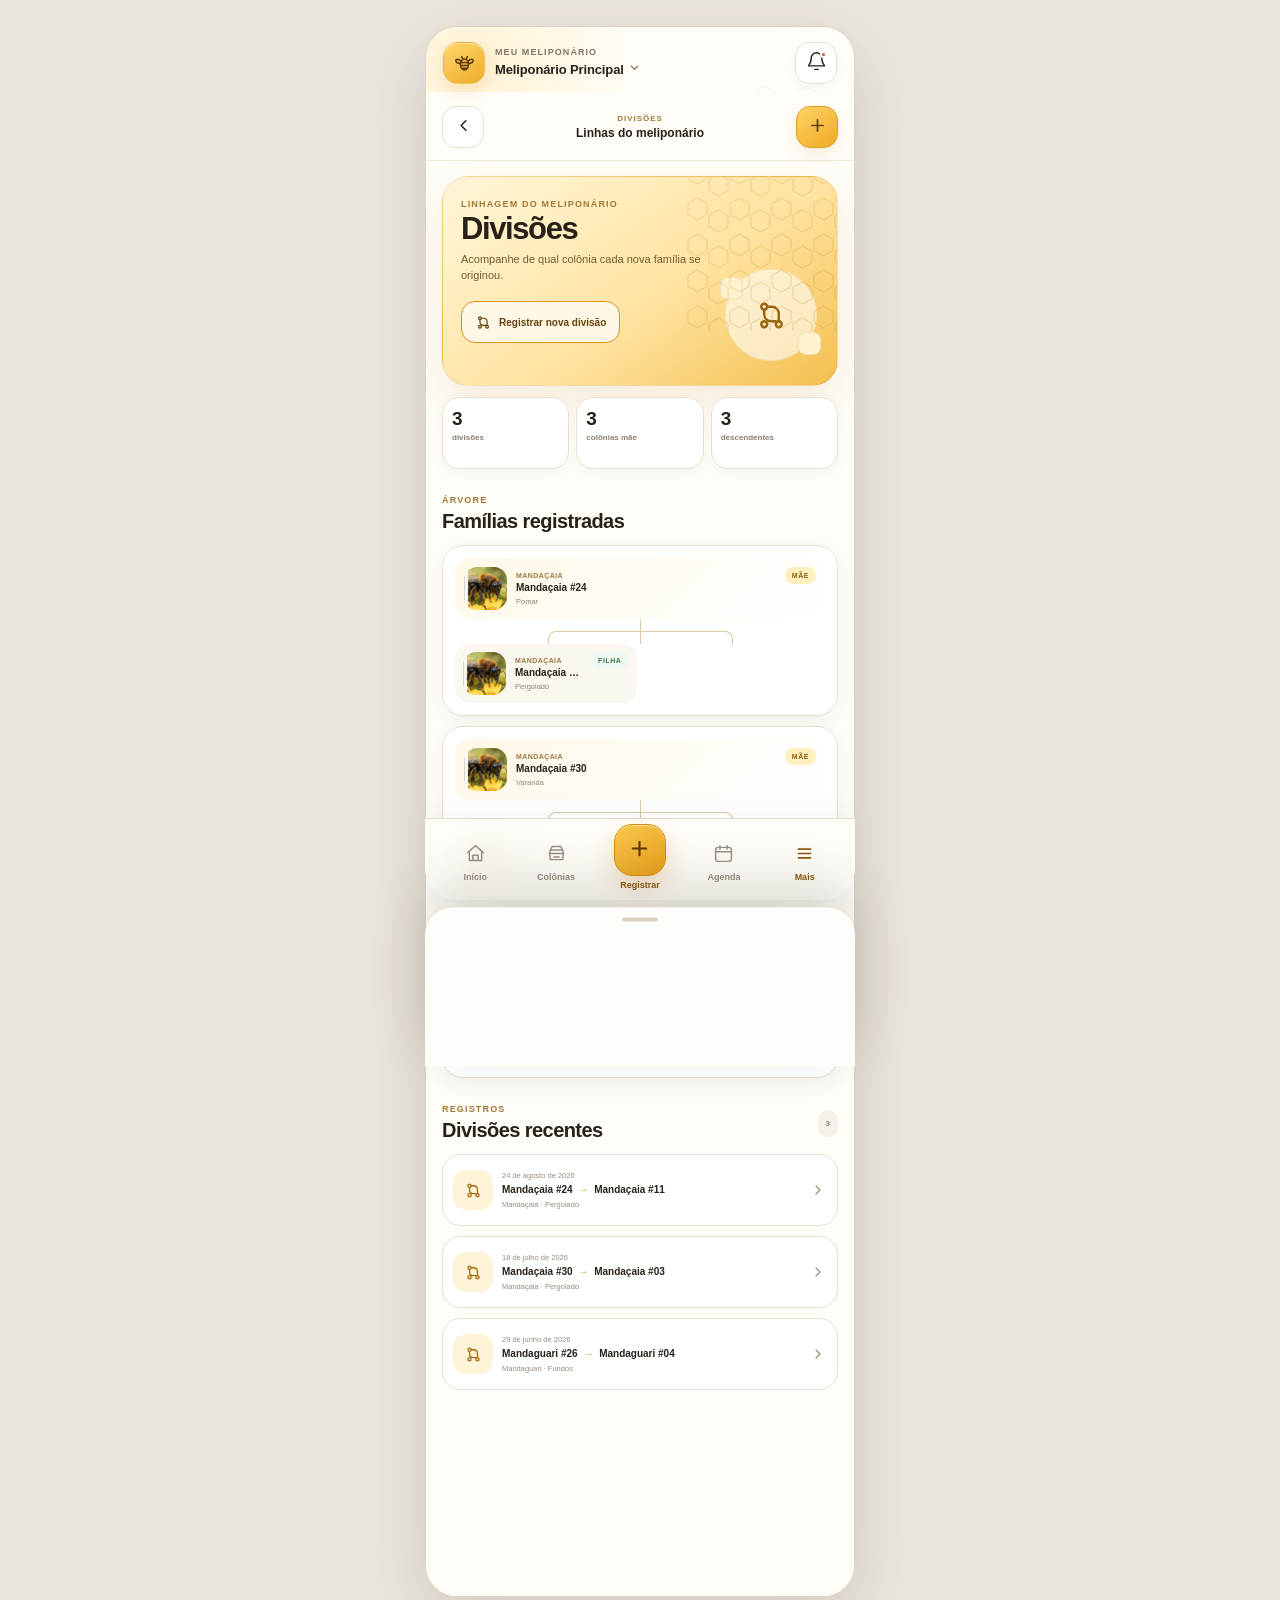
<file: hub.html>
<!doctype html>
<html lang="pt-BR">
<head>
  <meta charset="utf-8" />
  <meta name="viewport" content="width=device-width, initial-scale=1, viewport-fit=cover" />
  <meta name="theme-color" content="#fffaf0" />
  <title>Meu Meliponário — Ficha da Colônia</title>
  <link rel="stylesheet" href="./styles.css" />
</head>
<body>
  <div class="device-shell">
    <div class="app" id="app">
      <header class="topbar" id="globalTopbar">
        <button class="brand-block tap" id="apiaryPicker" aria-label="Trocar meliponário">
          <span class="brand-mark" id="brandMark"></span>
          <span class="brand-copy">
            <span class="brand-kicker">MEU MELIPONÁRIO</span>
            <span class="brand-place"><span id="apiaryName">Meliponário Principal</span><span id="chevDown"></span></span>
          </span>
        </button>
        <button class="icon-button tap" id="notificationButton" aria-label="Notificações">
          <span id="bellIcon"></span><span class="notification-dot" id="notificationDot"></span>
        </button>
      </header>

      <main class="page page-home" id="homePage" aria-hidden="true">
        <section class="welcome reveal">
          <p class="welcome-kicker">Bom dia, <span id="userName">Fabrício</span> <span aria-hidden="true">☀️</span></p>
          <h1>Como estão suas<br><span>abelhas hoje?</span></h1>
        </section>

        <section class="hero-card reveal delay-1" aria-label="Resumo do meliponário">
          <div class="hero-glow"></div>
          <img class="hero-art" src="./assets/bee-flower.webp" alt="" />
          <div class="hero-content">
            <div class="hero-eyebrow">VISÃO GERAL</div>
            <div class="hero-count"><strong id="colonyCount">32</strong><span>colônias<br>ativas</span></div>
            <div class="status-grid">
              <button class="status-pill tap" data-status="healthy"><span class="status-dot good"></span><strong id="healthyCount">27</strong><small>Saudáveis</small></button>
              <button class="status-pill tap" data-status="attention"><span class="status-dot warn"></span><strong id="attentionCount">3</strong><small>Atenção</small></button>
              <button class="status-pill tap" data-status="management"><span class="status-dot bad"></span><strong id="managementCount">2</strong><small>Manejo</small></button>
            </div>
            <button class="hero-link tap" id="viewColonies">Ver todas as colônias <span id="arrowRight1"></span></button>
          </div>
        </section>

        <section class="section reveal delay-2">
          <div class="section-heading">
            <div><p class="section-kicker">FOCO DE HOJE</p><h2>Prioridades</h2></div>
            <button class="count-chip tap" id="priorityCount">3 ações</button>
          </div>
          <div class="priority-track" id="priorityTrack"></div>
          <div class="pager" id="priorityPager"></div>
        </section>

        <section class="section reveal delay-3">
          <div class="section-heading compact"><div><p class="section-kicker">ATALHOS</p><h2>Registro rápido</h2></div></div>
          <div class="quick-grid" id="quickGrid"></div>
        </section>

        <section class="section reveal delay-4">
          <div class="week-card">
            <div class="week-copy">
              <div class="week-title-row"><span class="week-icon" id="sparkleIcon"></span><span>Ritmo da semana</span></div>
              <h3 id="weekTitle">8 de 11 manejos concluídos</h3>
              <p id="insightBody">84% das colônias estão saudáveis.</p>
              <div class="progress"><span id="weekProgress"></span></div>
            </div>
            <div class="ring" id="weekRing"><div><strong id="weekPercent">73%</strong><small>feito</small></div></div>
          </div>
        </section>

        <section class="section reveal delay-5">
          <div class="section-heading compact">
            <div><p class="section-kicker">AGENDA</p><h2>Próximos manejos</h2></div>
            <button class="text-button tap" id="seeAgenda">Ver agenda</button>
          </div>
          <div class="schedule-card" id="scheduleList"></div>
        </section>
        <div class="bottom-spacer"></div>
      </main>

      <main class="page colonies-page" id="coloniesPage">
        <section class="colonies-intro reveal">
          <div class="colonies-title-row">
            <div>
              <p class="section-kicker">SUAS ABELHAS</p>
              <h1>Minhas colônias</h1>
              <p class="colonies-subtitle"><span id="visibleColoniesCount">32</span> colônias neste meliponário</p>
            </div>
            <button class="add-colony-button tap" id="addColonyButton" aria-label="Cadastrar colônia"><span id="addColonyIcon"></span></button>
          </div>
        </section>

        <section class="colony-overview reveal delay-1" aria-label="Resumo das colônias">
          <div class="overview-decoration"></div>
          <img src="./assets/bee-flower.webp" class="overview-art" alt="" />
          <div class="overview-main">
            <span class="overview-label">SAÚDE DO MELIPONÁRIO</span>
            <strong><span id="healthPercent">84</span>%</strong>
            <small>das colônias estão saudáveis</small>
          </div>
          <div class="overview-stats">
            <button class="overview-stat tap" data-colony-status="healthy"><span class="mini-dot healthy"></span><strong id="overviewHealthy">27</strong><small>Saudáveis</small></button>
            <button class="overview-stat tap" data-colony-status="attention"><span class="mini-dot attention"></span><strong id="overviewAttention">3</strong><small>Atenção</small></button>
            <button class="overview-stat tap" data-colony-status="management"><span class="mini-dot management"></span><strong id="overviewManagement">2</strong><small>Manejo</small></button>
          </div>
        </section>

        <section class="colony-tools reveal delay-2">
          <div class="search-row">
            <label class="search-box" for="colonySearch">
              <span id="searchIcon"></span>
              <input id="colonySearch" type="search" inputmode="search" autocomplete="off" placeholder="Buscar nome, número ou espécie" />
              <button class="search-clear tap" id="searchClear" type="button" aria-label="Limpar busca"><span id="searchClearIcon"></span></button>
            </label>
            <button class="filter-button tap" id="openFilters" aria-label="Filtros"><span id="filterIcon"></span><i id="filterBadge">0</i></button>
          </div>

          <div class="status-chips" id="statusChips">
            <button class="filter-chip active tap" data-status-filter="all">Todas <span id="chipAll">32</span></button>
            <button class="filter-chip tap" data-status-filter="healthy"><i class="chip-dot healthy"></i>Saudáveis</button>
            <button class="filter-chip tap" data-status-filter="attention"><i class="chip-dot attention"></i>Atenção</button>
            <button class="filter-chip tap" data-status-filter="management"><i class="chip-dot management"></i>Manejo</button>
          </div>

          <div class="species-line">
            <div class="species-scroll" id="speciesChips"></div>
            <button class="view-toggle tap" id="viewToggle" aria-label="Alternar visualização"><span id="viewIcon"></span></button>
          </div>
        </section>

        <section class="attention-section reveal delay-3" id="attentionSection">
          <div class="section-heading compact colonies-heading">
            <div><p class="section-kicker">PRECISAM DE VOCÊ</p><h2>Atenção primeiro</h2></div>
            <button class="text-button tap" id="attentionAll">Ver todas</button>
          </div>
          <div class="attention-carousel" id="attentionCarousel"></div>
        </section>

        <section class="section colony-list-section reveal delay-4">
          <div class="section-heading compact colonies-heading">
            <div>
              <p class="section-kicker" id="listKicker">TODAS</p>
              <h2 id="listTitle">Suas colônias</h2>
            </div>
            <button class="sort-button tap" id="sortButton"><span id="sortIcon"></span><span id="sortLabel">Prioridade</span></button>
          </div>
          <div class="result-meta" id="resultMeta"></div>
          <div class="colonies-list" id="coloniesList"></div>
          <div class="empty-colonies" id="emptyColonies" hidden>
            <div class="empty-bee" id="emptyBee"></div>
            <h3>Nenhuma colônia encontrada</h3>
            <p>Tente remover alguns filtros ou buscar outro nome.</p>
            <button class="btn-primary tap" id="clearAllFilters">Limpar filtros</button>
          </div>
        </section>

        <div class="bottom-spacer"></div>
      </main>


      <main class="page detail-page is-hidden" id="detailPage" aria-hidden="true">
        <header class="detail-topbar">
          <button class="detail-icon-button tap" id="detailBack" aria-label="Voltar"><span id="detailBackIcon"></span></button>
          <div class="detail-topbar-copy">
            <span>FICHA DA COLÔNIA</span>
            <strong id="detailTopName">Jataí #14</strong>
          </div>
          <button class="detail-icon-button tap" id="detailMore" aria-label="Mais opções"><span id="detailMoreIcon"></span></button>
        </header>

        <section class="detail-section species-showcase reveal delay-1" aria-label="Identificação e imagem da espécie">
          <article class="species-portrait-card">
            <div class="species-portrait-copy">
              <span class="profile-status" id="detailStatus"><i></i>Saudável</span>
              <p class="profile-species species-label" id="detailSpecies">JATAÍ</p>
              <h2 id="detailName">Jataí #14</h2>
              <p id="speciesPortraitScientific">Tetragonisca angustula</p>
              <div class="species-card-location"><span id="detailPinIcon"></span><span id="detailLocal">Varanda</span></div>
              <div class="species-card-tags">
                <span id="detailOrigin">Captura</span>
                <span id="detailBox">Caixa INPA</span>
              </div>
            </div>
            <div class="species-portrait-media">
              <img id="speciesPortraitImage" src="./assets/jatai.webp" alt="Jataí em flor amarela" />
              <span class="species-portrait-glow"></span>
            </div>
          </article>
        </section>

        <section class="detail-section reveal delay-1">
          <div class="section-heading detail-section-heading">
            <div><p class="section-kicker">ESTADO ATUAL</p><h2>Como ela está agora?</h2></div>
            <span class="updated-chip" id="detailUpdated">Atualizado há 8 dias</span>
          </div>
          <div class="health-grid">
            <article class="health-card health-good">
              <span class="health-icon" id="queenIcon"></span>
              <span class="health-copy"><small>Rainha</small><strong id="detailQueen">Vista</strong><em id="detailQueenHint">na última inspeção</em></span>
            </article>
            <article class="health-card health-good">
              <span class="health-icon" id="populationIcon"></span>
              <span class="health-copy"><small>População</small><strong id="detailPopulation">Forte</strong><em>movimento estável</em></span>
            </article>
            <article class="health-card health-good">
              <span class="health-icon" id="broodIcon"></span>
              <span class="health-copy"><small>Cria</small><strong id="detailBrood">Boa</strong><em id="detailBroodHint">distribuição uniforme</em></span>
            </article>
            <article class="health-card" id="foodHealthCard">
              <span class="health-icon" id="foodIcon"></span>
              <span class="health-copy"><small>Alimento</small><strong id="detailFood">Normal</strong><em id="detailFoodHint">reserva adequada</em></span>
            </article>
          </div>
        </section>

        <section class="detail-section reveal delay-2">
          <article class="next-management-card" id="nextManagementCard">
            <div class="management-head">
              <div>
                <p class="section-kicker">PRÓXIMO MANEJO</p>
                <h2 id="nextManagementTitle">Inspeção geral</h2>
                <p id="nextManagementMeta">Programada para daqui a 7 dias</p>
              </div>
              <div class="management-date" id="nextManagementDate"><strong>27</strong><span>SET</span></div>
            </div>
            <div class="management-note">
              <span id="managementNoteIcon"></span>
              <p>Revisar população, cria, alimento e condição geral da caixa.</p>
            </div>
            <div class="management-actions">
              <button class="btn-primary detail-primary tap" id="registerManagement">Registrar manejo <span id="registerManagementIcon"></span></button>
              <button class="detail-secondary tap" id="rescheduleManagement"><span id="calendarSmallIcon"></span></button>
            </div>
          </article>
        </section>

        <section class="detail-section reveal delay-3">
          <div class="section-heading detail-section-heading">
            <div><p class="section-kicker">ÚLTIMA INSPEÇÃO</p><h2 id="lastInspectionTitle">Tudo dentro do esperado</h2></div>
            <button class="text-button tap" id="inspectionDetails">Ver detalhes</button>
          </div>
          <article class="inspection-summary">
            <div class="inspection-date-line">
              <span class="inspection-round-icon" id="inspectionRoundIcon"></span>
              <div><strong id="lastInspectionDate">12 de setembro</strong><small id="lastInspectionAge">há 8 dias</small></div>
              <span class="inspection-score" id="inspectionScore">Boa</span>
            </div>
            <p class="inspection-note" id="lastInspectionNote">Boa população, cria uniforme e atividade normal na entrada.</p>
            <div class="inspection-mini-grid">
              <div><span>Rainha</span><strong id="lastQueen">Vista</strong></div>
              <div><span>População</span><strong id="lastPopulation">Forte</strong></div>
              <div><span>Cria</span><strong id="lastBrood">Boa</strong></div>
              <div><span>Alimento</span><strong id="lastFood">Normal</strong></div>
            </div>
          </article>
        </section>

        <section class="detail-section reveal delay-4">
          <div class="section-heading detail-section-heading">
            <div><p class="section-kicker">LINHA DO TEMPO</p><h2>Histórico recente</h2></div>
            <button class="text-button tap" id="openHistory">Ver tudo</button>
          </div>
          <div class="mini-timeline" id="miniTimeline"></div>
        </section>

        <section class="detail-section reveal delay-5">
          <div class="section-heading detail-section-heading">
            <div><p class="section-kicker">IDENTIFICAÇÃO</p><h2>Dados da colônia</h2></div>
            <button class="text-button tap" id="editColony">Editar</button>
          </div>
          <article class="colony-data-card">
            <div class="data-row"><span class="data-icon" id="dataOriginIcon"></span><div><small>Origem</small><strong id="dataOrigin">Captura</strong></div></div>
            <div class="data-row"><span class="data-icon" id="dataBoxIcon"></span><div><small>Tipo de caixa</small><strong id="dataBox">INPA</strong></div></div>
            <div class="data-row"><span class="data-icon" id="dataPlaceIcon"></span><div><small>Local</small><strong id="dataPlace">Varanda</strong></div></div>
            <div class="data-row"><span class="data-icon" id="dataCodeIcon"></span><div><small>Identificação</small><strong id="dataCode">COL-C04</strong></div></div>
          </article>
        </section>


        <section class="detail-section lineage-section reveal delay-5" id="lineageSection" hidden>
          <div class="section-heading detail-section-heading">
            <div><p class="section-kicker">LINHAGEM</p><h2>Família desta colônia</h2></div>
            <button class="text-button tap" id="openDivisionFamily">Ver árvore</button>
          </div>
          <div class="lineage-card" id="lineageCard"></div>
        </section>

        <section class="detail-bottom-actions reveal delay-5">
          <button class="detail-action-outline tap" id="historyBottom"><span id="historyBottomIcon"></span><strong>Histórico</strong><small>Ver linha do tempo</small></button>
          <button class="detail-action-main tap" id="manageBottom"><span id="manageBottomIcon"></span><strong>Registrar manejo</strong><small>Inspeção, alimento e mais</small></button>
        </section>
        <div class="bottom-spacer"></div>
      </main>



      <main class="page history-page is-hidden" id="historyPage" aria-hidden="true">
        <header class="history-topbar">
          <button class="detail-icon-button tap" id="historyBack" aria-label="Voltar"><span id="historyBackIcon"></span></button>
          <div class="history-topbar-copy"><span>HISTÓRICO DA COLÔNIA</span><strong id="historyTopName">Jataí #14</strong></div>
          <button class="detail-icon-button tap" id="historyFilterButton" aria-label="Filtrar histórico"><span id="historyFilterIcon"></span></button>
        </header>

        <section class="history-hero reveal">
          <div class="history-hero-copy">
            <span class="history-status" id="historyStatus"><i></i>Saudável</span>
            <p class="section-kicker">LINHA DO TEMPO</p>
            <h1>Tudo o que aconteceu com esta colônia</h1>
            <p>Inspeções, alimentações, manejos e origem em uma única sequência.</p>
          </div>
          <div class="history-hero-image"><img id="historySpeciesImage" src="./assets/jatai.webp" alt="" /></div>
        </section>

        <section class="history-summary reveal delay-1">
          <article><span id="historySummaryIcon1"></span><strong id="historyTotalEvents">8</strong><small>registros</small></article>
          <article><span id="historySummaryIcon2"></span><strong id="historyInspectionCount">3</strong><small>inspeções</small></article>
          <article><span id="historySummaryIcon3"></span><strong id="historyLastAge">8d</strong><small>desde a última</small></article>
        </section>

        <section class="history-tools reveal delay-2">
          <div class="history-filter-scroll" id="historyFilterChips">
            <button class="history-filter-chip active tap" data-history-filter="all">Tudo</button>
            <button class="history-filter-chip tap" data-history-filter="inspection">Inspeções</button>
            <button class="history-filter-chip tap" data-history-filter="feeding">Alimentação</button>
            <button class="history-filter-chip tap" data-history-filter="management">Manejos</button>
            <button class="history-filter-chip tap" data-history-filter="origin">Origem</button>
          </div>
        </section>

        <section class="history-content reveal delay-3">
          <div id="historyTimeline"></div>
          <div class="history-empty" id="historyEmpty" hidden>
            <span id="historyEmptyIcon"></span>
            <h3>Nenhum registro neste filtro</h3>
            <p>Escolha outra categoria para ver a linha do tempo.</p>
          </div>
        </section>
        <div class="bottom-spacer"></div>
      </main>


      <main class="page agenda-page is-hidden" id="agendaPage" aria-hidden="true">
        <section class="agenda-intro reveal">
          <div class="agenda-title-row">
            <div>
              <p class="section-kicker">ORGANIZAÇÃO DO MANEJO</p>
              <h1>Sua agenda</h1>
              <p class="agenda-subtitle">O que precisa ser feito, sem deixar nenhuma colônia para trás.</p>
            </div>
            <button class="agenda-add-button tap" id="agendaAddButton" aria-label="Novo lembrete"><span id="agendaAddIcon"></span></button>
          </div>
        </section>

        <section class="agenda-hero reveal delay-1">
          <div class="agenda-hero-pattern"></div>
          <div class="agenda-hero-copy">
            <span>HOJE · 20 SET</span>
            <h2><strong id="agendaTodayCount">2</strong> manejos para cuidar</h2>
            <p id="agendaHeroText">Organize o dia e resolva primeiro o que está atrasado.</p>
          </div>
          <div class="agenda-hero-icon" id="agendaHeroCalendarIcon"></div>
          <div class="agenda-hero-stats">
            <button class="tap" id="agendaHeroOverdue"><strong id="agendaOverdueCount">1</strong><small>atrasado</small></button>
            <span></span>
            <button class="tap" id="agendaHeroWeek"><strong id="agendaWeekCount">7</strong><small>na semana</small></button>
            <span></span>
            <div><strong id="agendaDoneCount">0</strong><small>concluídos</small></div>
          </div>
        </section>

        <section class="agenda-week reveal delay-2">
          <div class="agenda-section-head"><div><p class="section-kicker">SEMANA</p><h2>20 — 26 setembro</h2></div><button class="agenda-today-link tap" id="agendaGoToday">Hoje</button></div>
          <div class="agenda-week-strip" id="agendaWeekStrip"></div>
        </section>

        <section class="agenda-controls reveal delay-3">
          <div class="agenda-view-tabs" id="agendaViewTabs">
            <button class="active tap" data-agenda-view="today">Hoje</button>
            <button class="tap" data-agenda-view="week">Semana</button>
            <button class="tap" data-agenda-view="all">Todos</button>
            <button class="tap" data-agenda-view="overdue">Atrasados</button>
          </div>
        </section>

        <section class="agenda-overdue-block reveal delay-3" id="agendaOverdueBlock">
          <div class="agenda-section-head compact"><div><p class="section-kicker danger-kicker">PRECISA DE VOCÊ</p><h2>Atrasados</h2></div><span class="agenda-alert-count" id="agendaAlertCount">1</span></div>
          <div id="agendaOverdueList"></div>
        </section>

        <section class="agenda-list-section reveal delay-4">
          <div class="agenda-section-head"><div><p class="section-kicker" id="agendaListKicker">HOJE</p><h2 id="agendaListTitle">Próximos manejos</h2></div><span class="agenda-list-count" id="agendaListCount">2 tarefas</span></div>
          <div class="agenda-groups" id="agendaGroups"></div>
          <div class="agenda-empty" id="agendaEmpty" hidden>
            <span id="agendaEmptyIcon"></span>
            <h3>Nada programado aqui</h3>
            <p>Seu meliponário está em dia neste período.</p>
            <button class="btn-primary tap" id="agendaEmptyAdd">Criar lembrete</button>
          </div>
        </section>
        <div class="bottom-spacer"></div>
      </main>

      <main class="page traps-page is-hidden" id="trapsPage" aria-hidden="true">
        <section class="traps-intro reveal">
          <div class="traps-title-row">
            <div>
              <p class="section-kicker">CAPTURAS EM CAMPO</p>
              <h1>Minhas iscas</h1>
              <p class="traps-subtitle">Acompanhe cada isca desde a instalação até a captura.</p>
            </div>
            <button class="traps-add-button tap" id="trapsAddButton" aria-label="Nova isca"><span id="trapsAddIcon"></span></button>
          </div>
        </section>

        <section class="traps-hero reveal delay-1">
          <div class="traps-hero-pattern"></div>
          <div class="traps-hero-copy">
            <span>VISÃO GERAL</span>
            <div class="traps-total-row"><strong id="trapsTotal">12</strong><p>iscas<br>instaladas</p></div>
            <p id="trapsHeroHint">Acompanhe tempo de campo e saiba o que precisa ser verificado.</p>
          </div>
          <div class="trap-bottle-hero" id="trapHeroArt"></div>
          <div class="traps-hero-stats">
            <button class="tap" data-trap-status-short="waiting"><i class="trap-stat-dot waiting"></i><strong id="trapsWaiting">8</strong><small>Aguardando</small></button>
            <button class="tap" data-trap-status-short="captured"><i class="trap-stat-dot captured"></i><strong id="trapsCaptured">3</strong><small>Capturadas</small></button>
            <button class="tap" data-trap-status-short="check"><i class="trap-stat-dot check"></i><strong id="trapsCheck">1</strong><small>Verificar</small></button>
          </div>
        </section>

        <section class="traps-attention reveal delay-2" id="trapsAttentionBlock">
          <div class="section-heading compact traps-heading">
            <div><p class="section-kicker danger-kicker">PRECISA DE VOCÊ</p><h2>Verificar agora</h2></div>
            <span class="traps-alert-count" id="trapsAlertCount">1</span>
          </div>
          <div id="trapsAttentionList"></div>
        </section>

        <section class="traps-tools reveal delay-3">
          <label class="trap-search-box" for="trapSearch">
            <span id="trapSearchIcon"></span>
            <input id="trapSearch" type="search" autocomplete="off" placeholder="Buscar isca ou local" />
            <button class="search-clear tap" id="trapSearchClear" type="button" aria-label="Limpar busca"><span id="trapSearchClearIcon"></span></button>
          </label>
          <div class="trap-filter-scroll" id="trapFilterChips">
            <button class="trap-filter-chip active tap" data-trap-filter="all">Todas <span id="trapChipAll">12</span></button>
            <button class="trap-filter-chip tap" data-trap-filter="waiting"><i class="trap-chip-dot waiting"></i>Aguardando</button>
            <button class="trap-filter-chip tap" data-trap-filter="check"><i class="trap-chip-dot check"></i>Verificar</button>
            <button class="trap-filter-chip tap" data-trap-filter="captured"><i class="trap-chip-dot captured"></i>Capturadas</button>
          </div>
        </section>

        <section class="traps-list-section reveal delay-4">
          <div class="section-heading compact traps-heading">
            <div><p class="section-kicker" id="trapsListKicker">EM CAMPO</p><h2 id="trapsListTitle">Suas iscas</h2></div>
            <span class="traps-list-count" id="trapsListCount">12 iscas</span>
          </div>
          <div class="traps-list" id="trapsList"></div>
          <div class="traps-empty" id="trapsEmpty" hidden>
            <span id="trapsEmptyIcon"></span>
            <h3>Nenhuma isca encontrada</h3>
            <p>Tente outro filtro ou cadastre uma nova isca.</p>
            <button class="btn-primary tap" id="trapsEmptyAdd">Cadastrar isca</button>
          </div>
        </section>
        <div class="bottom-spacer"></div>
      </main>

      <main class="capture-page is-hidden" id="capturePage" aria-hidden="true">
        <header class="capture-topbar">
          <button class="capture-back tap" id="captureBack" aria-label="Voltar"><span id="captureBackIcon"></span></button>
          <div class="capture-progress-wrap">
            <div class="capture-progress-track"><span id="captureProgressBar"></span></div>
            <small id="captureStepCounter">1 de 4</small>
          </div>
          <button class="capture-close tap" id="captureClose" aria-label="Fechar"><span id="captureCloseIcon"></span></button>
        </header>

        <section class="capture-shell">
          <div class="capture-identity" id="captureIdentity"></div>
          <div class="capture-content" id="captureContent"></div>
        </section>
      </main>


      <main class="division-page is-hidden" id="divisionPage" aria-hidden="true">
        <header class="division-topbar">
          <button class="division-back tap" id="divisionBack" aria-label="Voltar"><span id="divisionBackIcon"></span></button>
          <div class="division-topbar-copy"><span id="divisionTopKicker">DIVISÕES</span><strong id="divisionTopTitle">Linhas do meliponário</strong></div>
          <button class="division-add-top tap" id="divisionAddTop" aria-label="Nova divisão"><span id="divisionAddTopIcon"></span></button>
        </header>
        <section class="division-shell">
          <div id="divisionHub"></div>
          <div id="divisionFlow" class="is-hidden"></div>
        </section>
      </main>

      <main class="inspection-page is-hidden" id="inspectionPage" aria-hidden="true">
        <header class="inspection-topbar">
          <button class="inspection-back tap" id="inspectionBack" aria-label="Voltar"><span id="inspectionBackIcon"></span></button>
          <div class="inspection-progress-wrap">
            <div class="inspection-progress-track"><span id="inspectionProgressBar"></span></div>
            <small id="inspectionStepCounter">1 de 6</small>
          </div>
          <button class="inspection-close tap" id="inspectionClose" aria-label="Fechar"><span id="inspectionCloseIcon"></span></button>
        </header>

        <section class="inspection-shell" id="inspectionShell">
          <div class="inspection-identity">
            <div class="inspection-bee-thumb"><img id="inspectionSpeciesImage" src="./assets/jatai.webp" alt="" /></div>
            <div><span>INSPEÇÃO</span><strong id="inspectionColonyName">Jataí #14</strong><small id="inspectionSpeciesName">Jataí</small></div>
          </div>

          <div class="inspection-content" id="inspectionContent"></div>
        </section>
      </main>

      <nav class="bottom-nav" aria-label="Navegação principal">
        <button class="nav-item tap" data-nav="home"><span id="navHome"></span><small>Início</small></button>
        <button class="nav-item active tap" data-nav="colonies"><span id="navHive"></span><small>Colônias</small></button>
        <div class="nav-center">
          <button class="nav-fab tap" id="registerFab" aria-label="Registrar"><span id="navPlus"></span></button>
          <small>Registrar</small>
        </div>
        <button class="nav-item tap" data-nav="agenda"><span id="navCalendar"></span><small>Agenda</small></button>
        <button class="nav-item tap" data-nav="more"><span id="navMenu"></span><small>Mais</small></button>
      </nav>

      <div class="sheet-backdrop" id="sheetBackdrop"></div>
      <section class="bottom-sheet" id="bottomSheet" aria-modal="true" role="dialog" aria-hidden="true">
        <div class="sheet-handle"></div>
        <div id="sheetContent"></div>
      </section>

      <div class="toast" id="toast" role="status" aria-live="polite"></div>
    </div>
  </div>
  <script src="./app-hub.js"></script>
</body>
</html>
</file>
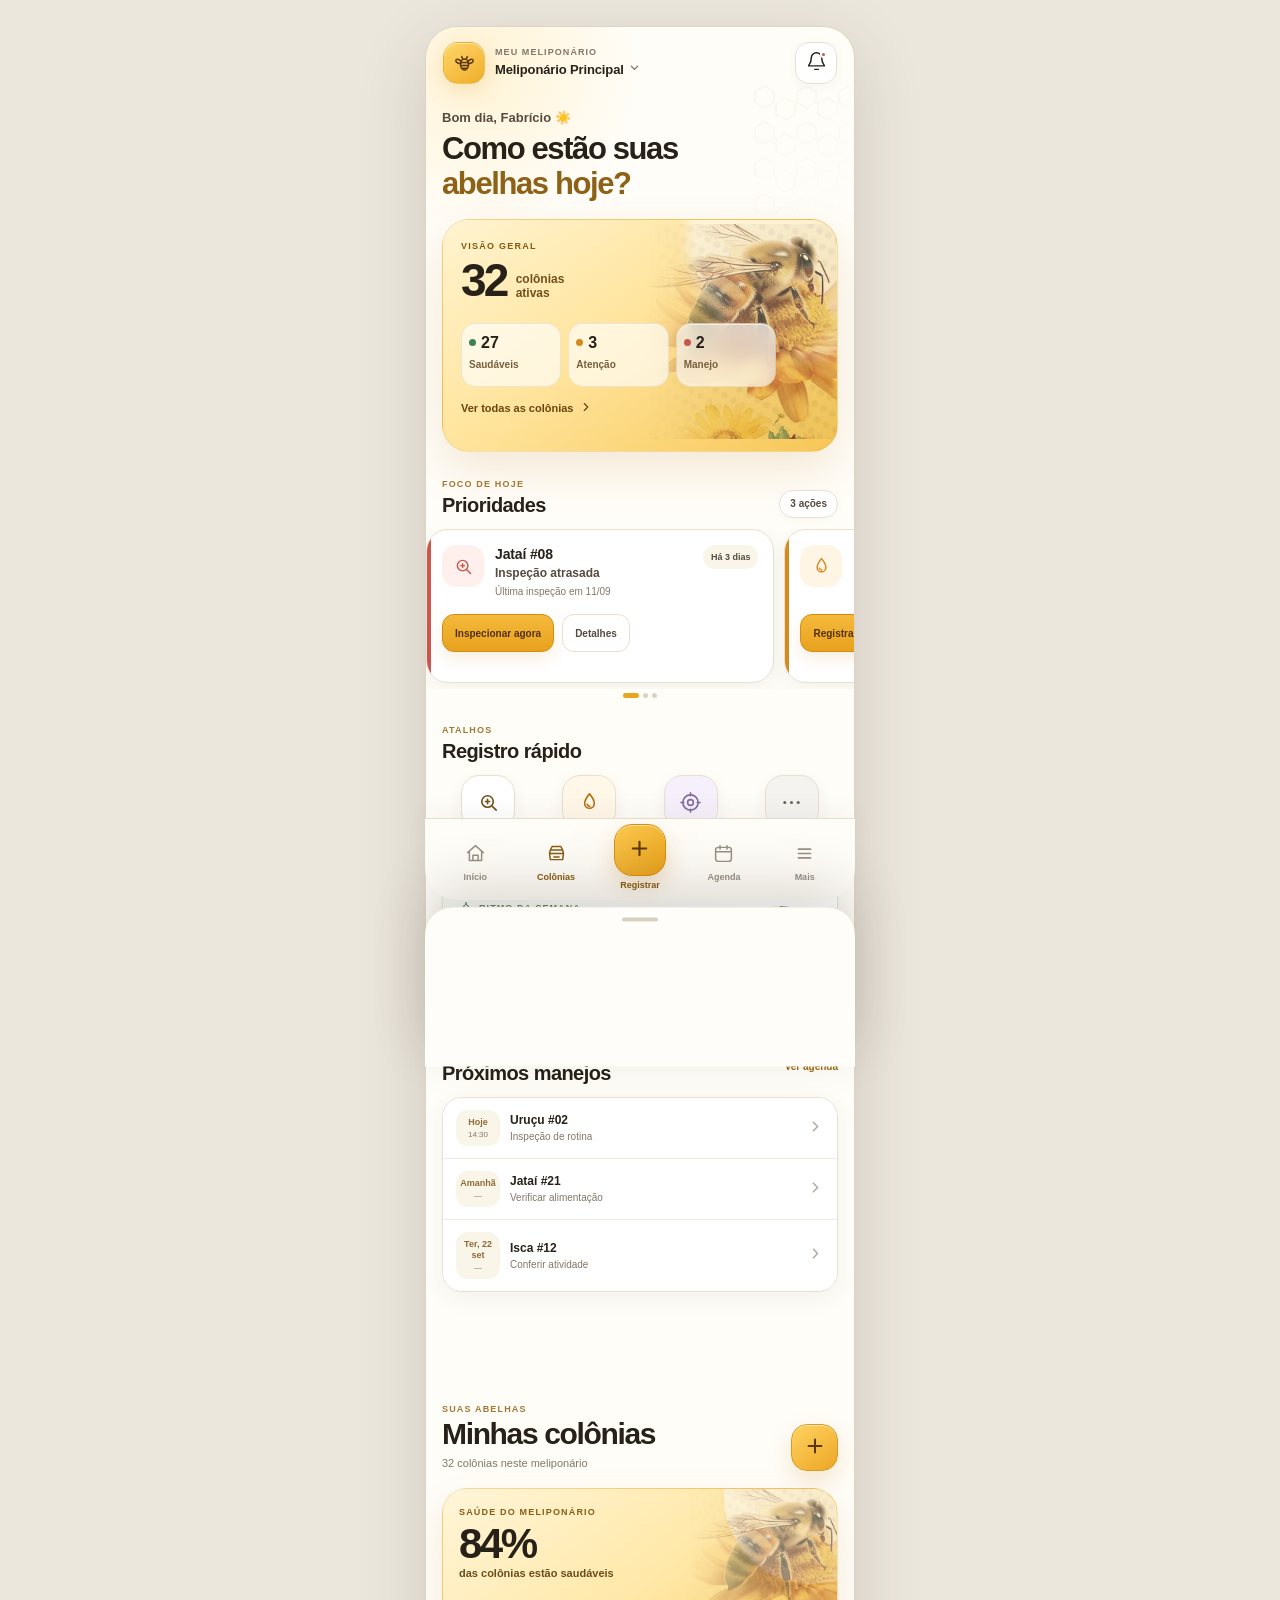
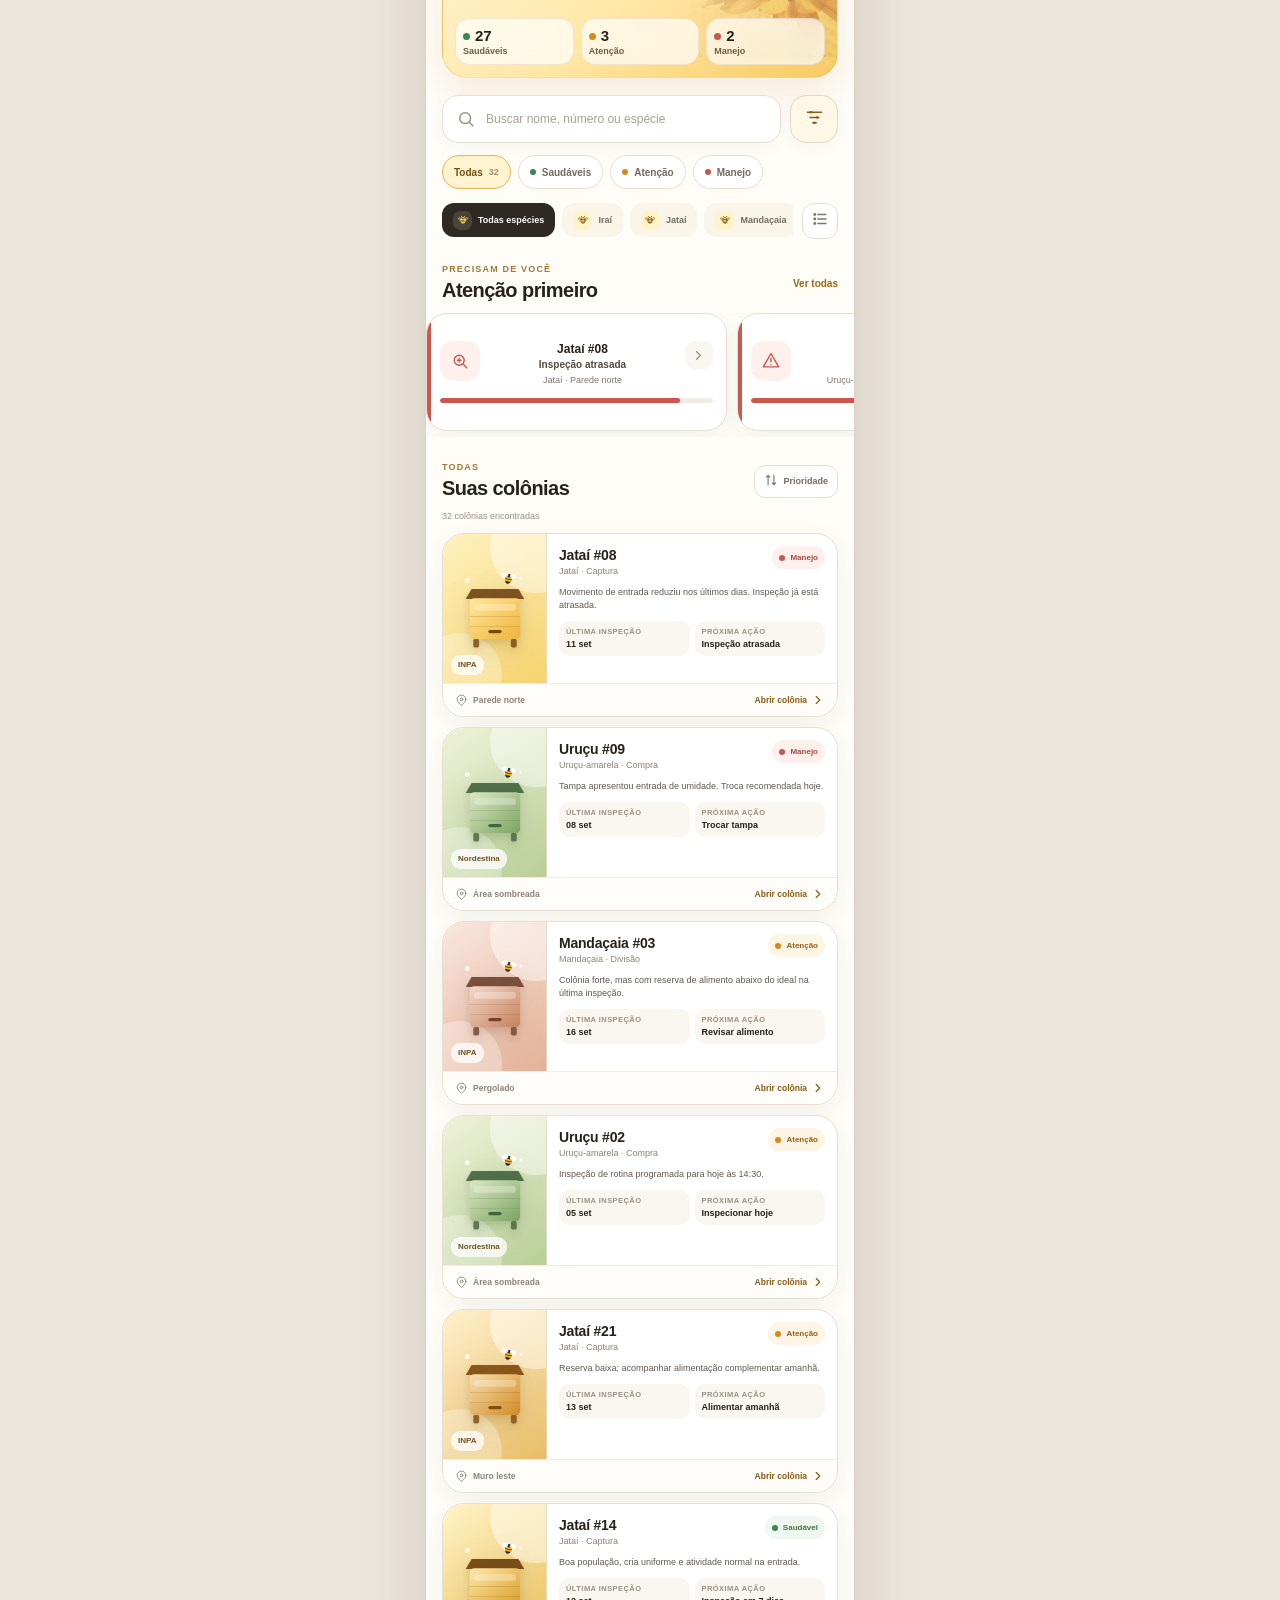
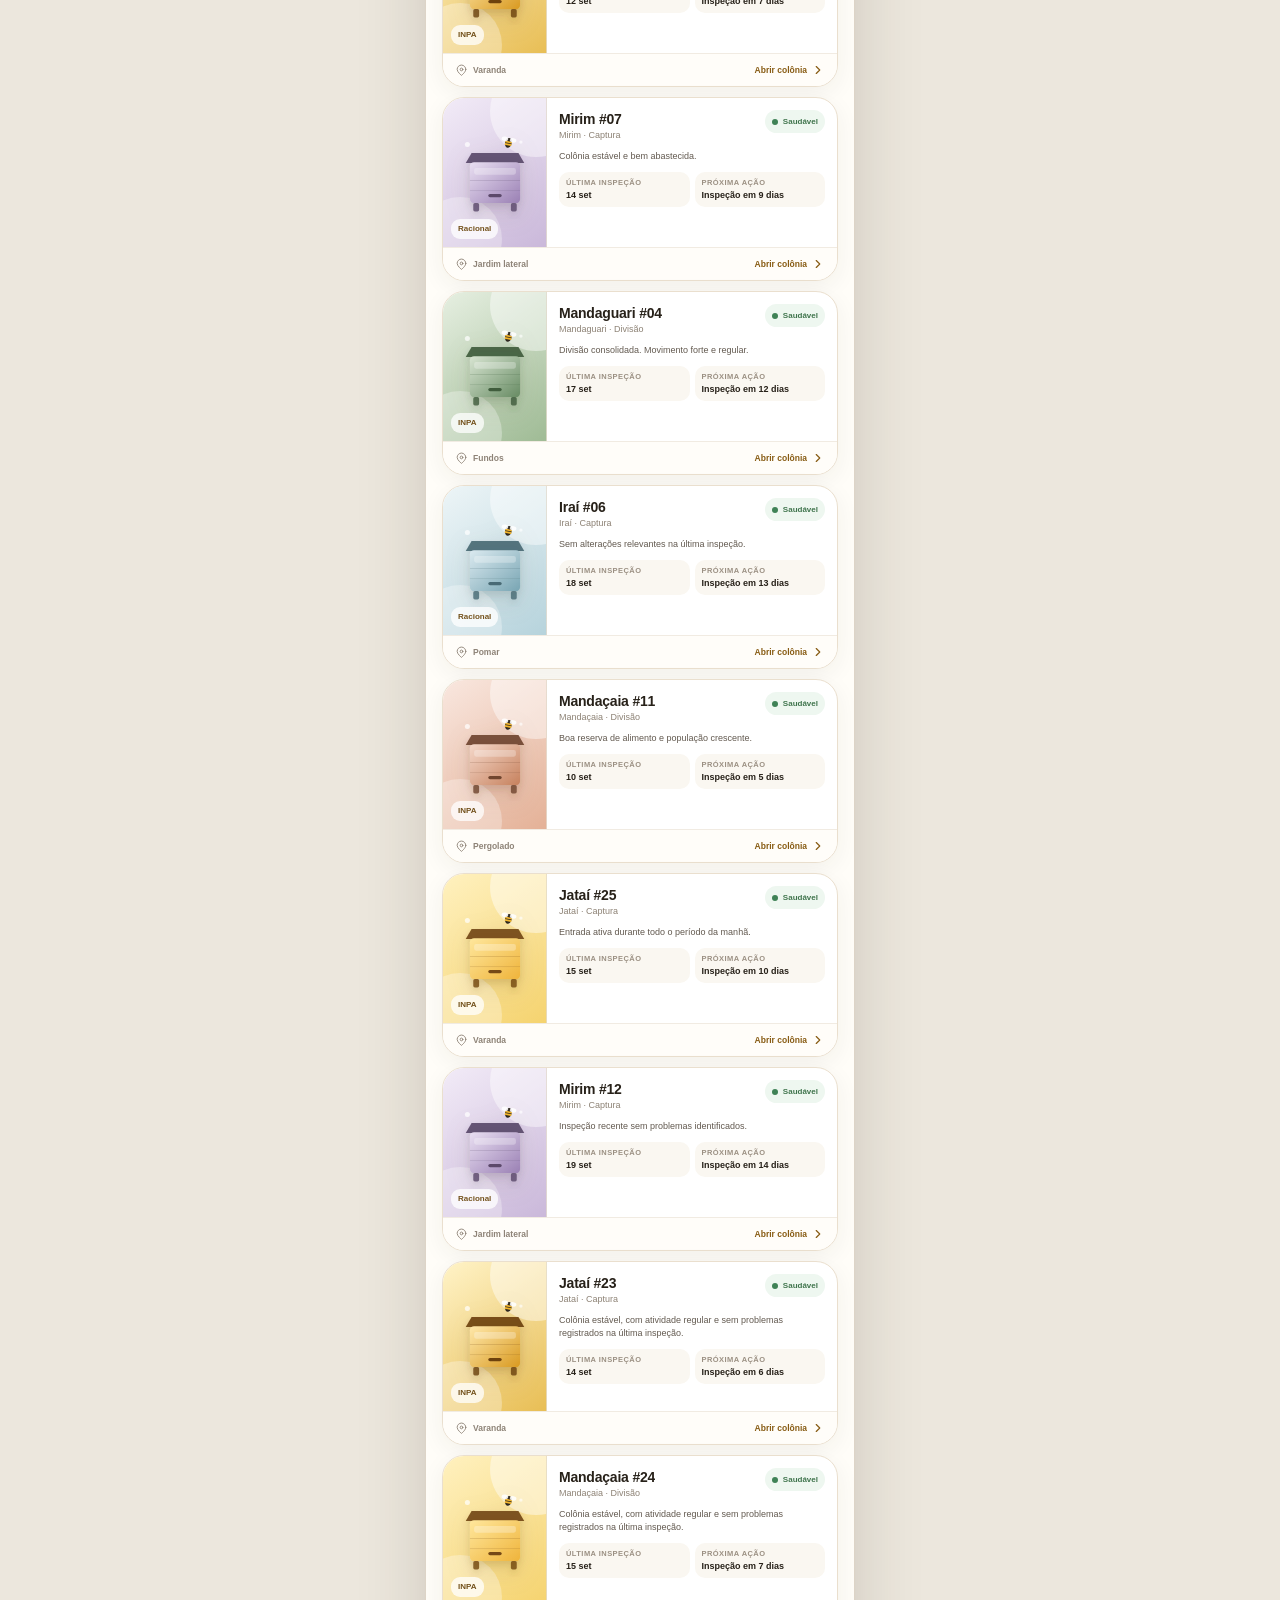
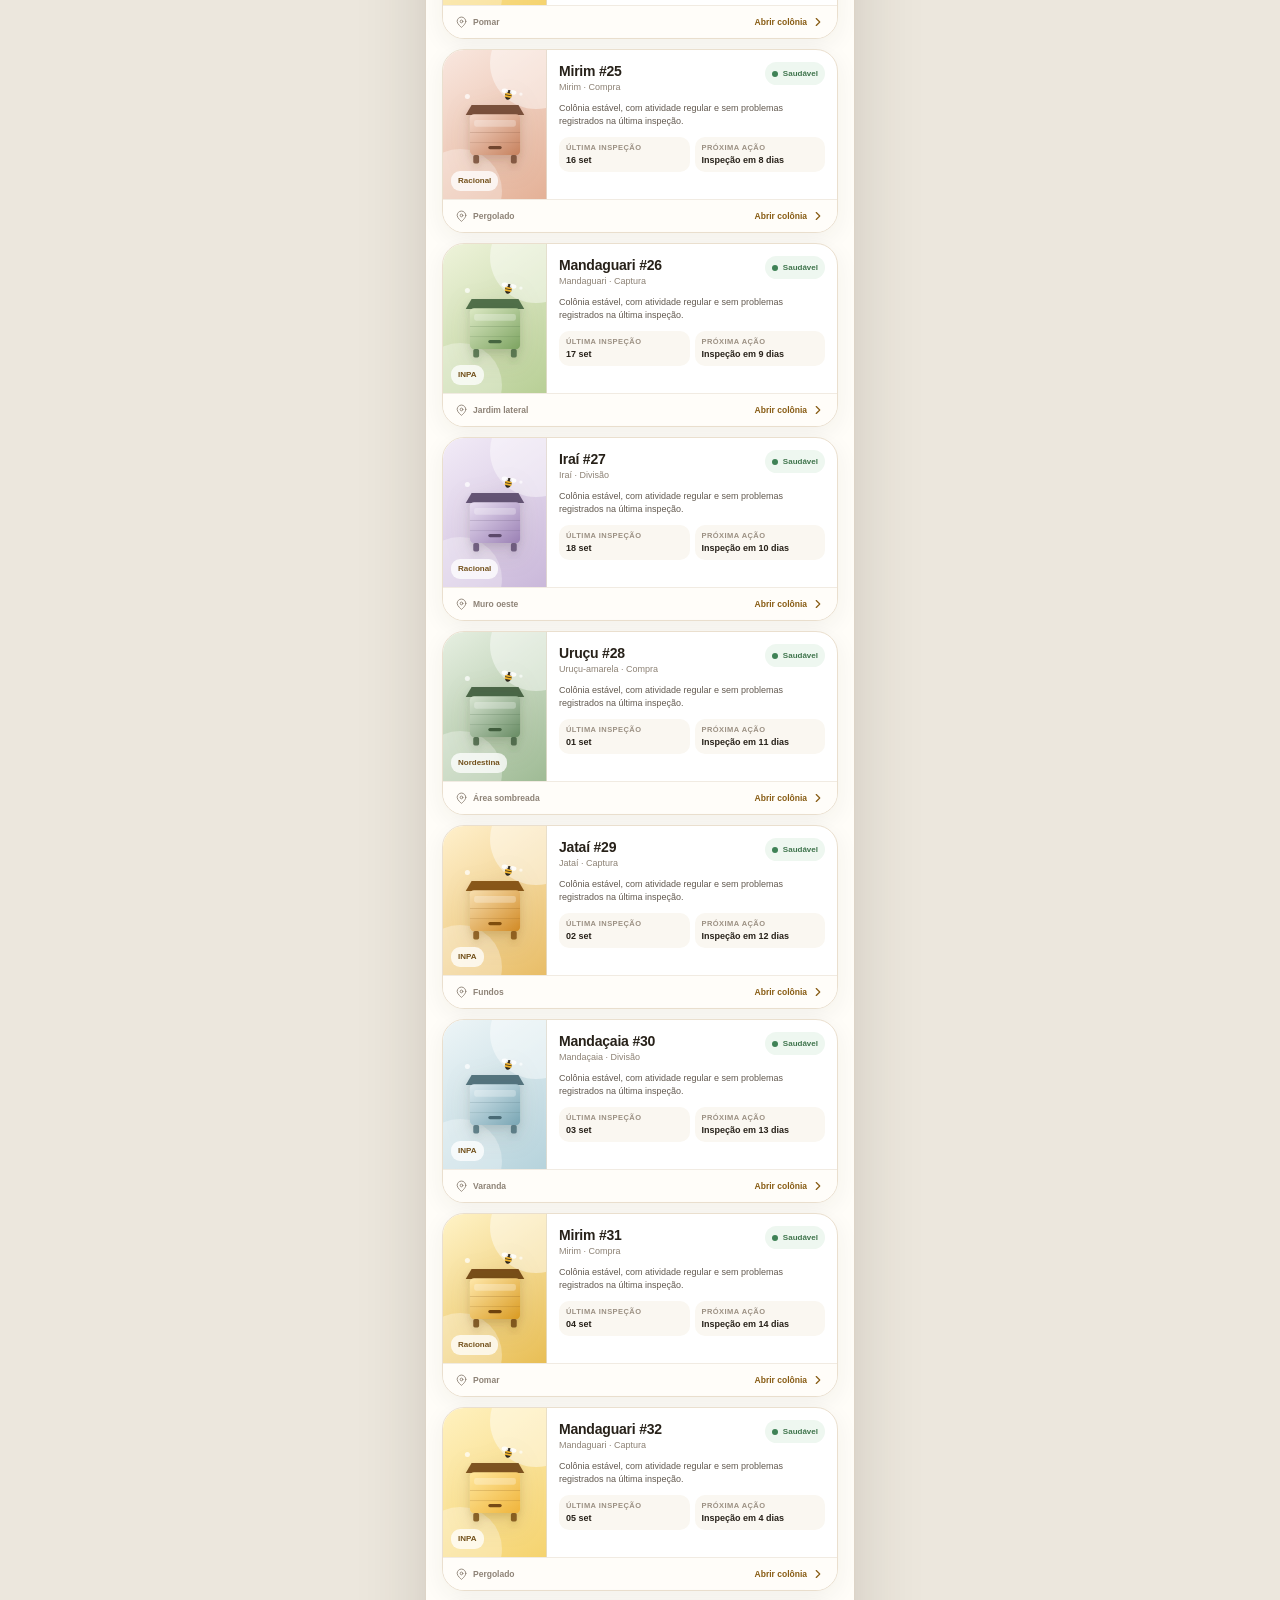
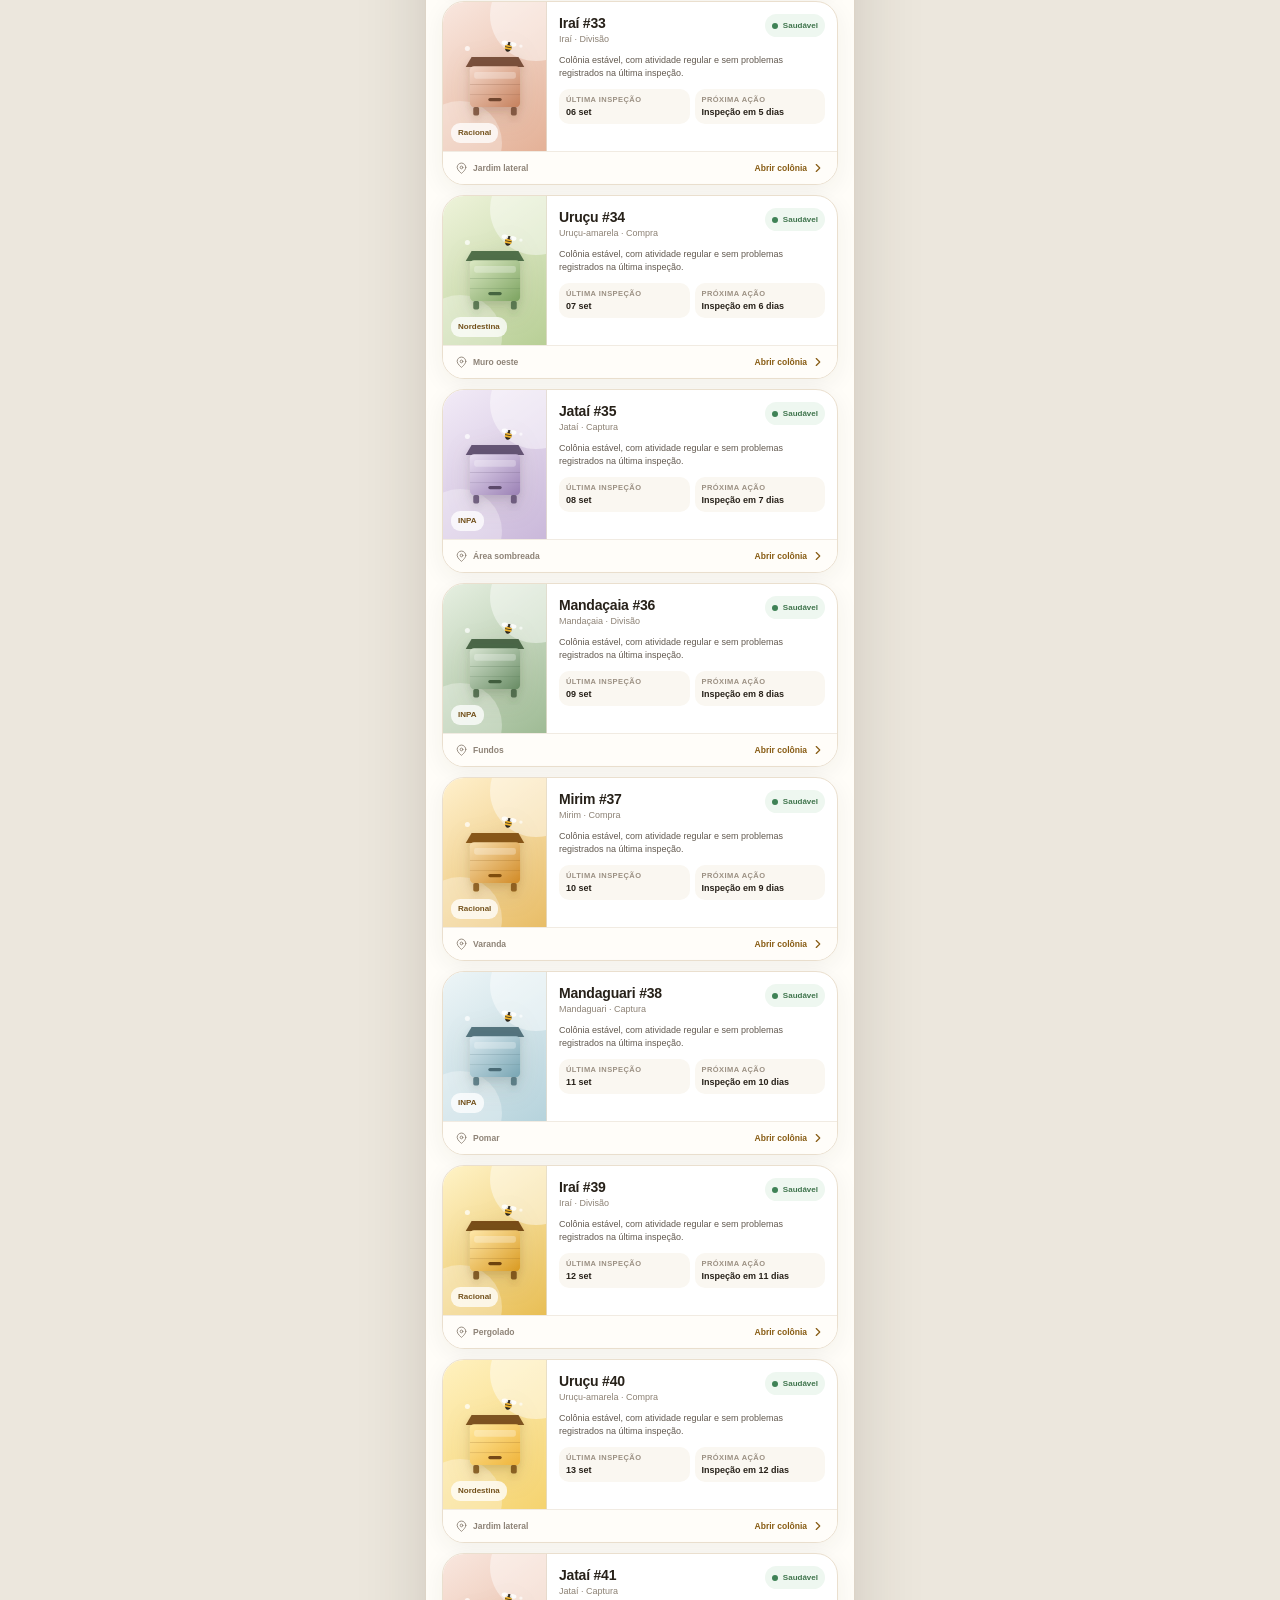
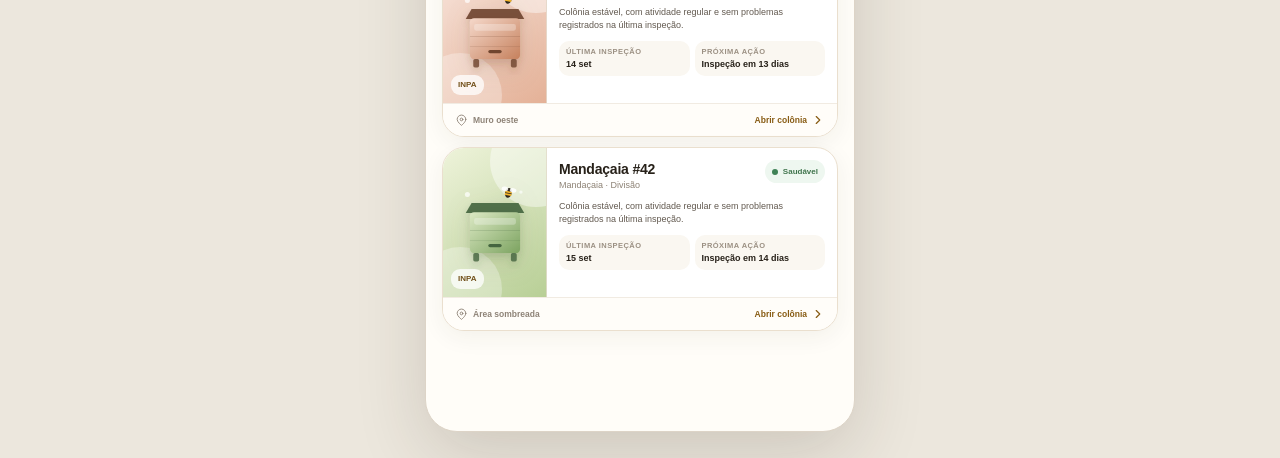
<file: index.base.html>
<!doctype html>
<html lang="pt-BR">
<head>
  <meta charset="utf-8" />
  <meta name="viewport" content="width=device-width, initial-scale=1, viewport-fit=cover" />
  <meta name="theme-color" content="#f4bb3e" />
  <meta name="application-name" content="Meu Meliponário" />
  <meta name="apple-mobile-web-app-capable" content="yes" />
  <meta name="apple-mobile-web-app-status-bar-style" content="default" />
  <meta name="apple-mobile-web-app-title" content="Meliponário" />
  <meta name="mobile-web-app-capable" content="yes" />
  <meta name="format-detection" content="telephone=no" />
  <meta name="description" content="Gestão local e offline de meliponários de abelhas sem ferrão." />
  <title>Meu Meliponário</title>
  <link rel="manifest" href="./manifest.webmanifest" />
  <link rel="icon" type="image/png" sizes="32x32" href="./icons/icon-32.png" />
  <link rel="apple-touch-icon" sizes="180x180" href="./icons/icon-180.png" />
  <link rel="stylesheet" href="./styles.css" />
</head>
<body>
  <div class="device-shell">
    <div class="app" id="app">
      <header class="topbar" id="globalTopbar">
        <button class="brand-block tap" id="apiaryPicker" aria-label="Trocar meliponário">
          <span class="brand-mark" id="brandMark"></span>
          <span class="brand-copy">
            <span class="brand-kicker">MEU MELIPONÁRIO</span>
            <span class="brand-place"><span id="apiaryName">Meliponário Principal</span><span id="chevDown"></span></span>
          </span>
        </button>
        <button class="icon-button tap" id="notificationButton" aria-label="Notificações">
          <span id="bellIcon"></span><span class="notification-dot" id="notificationDot"></span>
        </button>
      </header>

      <main class="page page-home" id="homePage" aria-hidden="true">
        <section class="welcome reveal">
          <p class="welcome-kicker">Bom dia, <span id="userName">Fabrício</span> <span aria-hidden="true">☀️</span></p>
          <h1>Como estão suas<br><span>abelhas hoje?</span></h1>
        </section>

        <section class="hero-card reveal delay-1" aria-label="Resumo do meliponário">
          <div class="hero-glow"></div>
          <img class="hero-art" src="./assets/bee-flower.webp" alt="" />
          <div class="hero-content">
            <div class="hero-eyebrow">VISÃO GERAL</div>
            <div class="hero-count"><strong id="colonyCount">32</strong><span>colônias<br>ativas</span></div>
            <div class="status-grid">
              <button class="status-pill tap" data-status="healthy"><span class="status-dot good"></span><strong id="healthyCount">27</strong><small>Saudáveis</small></button>
              <button class="status-pill tap" data-status="attention"><span class="status-dot warn"></span><strong id="attentionCount">3</strong><small>Atenção</small></button>
              <button class="status-pill tap" data-status="management"><span class="status-dot bad"></span><strong id="managementCount">2</strong><small>Manejo</small></button>
            </div>
            <button class="hero-link tap" id="viewColonies">Ver todas as colônias <span id="arrowRight1"></span></button>
          </div>
        </section>

        <section class="section reveal delay-2">
          <div class="section-heading">
            <div><p class="section-kicker">FOCO DE HOJE</p><h2>Prioridades</h2></div>
            <button class="count-chip tap" id="priorityCount">3 ações</button>
          </div>
          <div class="priority-track" id="priorityTrack"></div>
          <div class="pager" id="priorityPager"></div>
        </section>

        <section class="section reveal delay-3">
          <div class="section-heading compact"><div><p class="section-kicker">ATALHOS</p><h2>Registro rápido</h2></div></div>
          <div class="quick-grid" id="quickGrid"></div>
        </section>

        <section class="section reveal delay-4">
          <div class="week-card">
            <div class="week-copy">
              <div class="week-title-row"><span class="week-icon" id="sparkleIcon"></span><span>Ritmo da semana</span></div>
              <h3 id="weekTitle">8 de 11 manejos concluídos</h3>
              <p id="insightBody">84% das colônias estão saudáveis.</p>
              <div class="progress"><span id="weekProgress"></span></div>
            </div>
            <div class="ring" id="weekRing"><div><strong id="weekPercent">73%</strong><small>feito</small></div></div>
          </div>
        </section>

        <section class="section reveal delay-5">
          <div class="section-heading compact">
            <div><p class="section-kicker">AGENDA</p><h2>Próximos manejos</h2></div>
            <button class="text-button tap" id="seeAgenda">Ver agenda</button>
          </div>
          <div class="schedule-card" id="scheduleList"></div>
        </section>
        <div class="bottom-spacer"></div>
      </main>

      <main class="page colonies-page" id="coloniesPage">
        <section class="colonies-intro reveal">
          <div class="colonies-title-row">
            <div>
              <p class="section-kicker">SUAS ABELHAS</p>
              <h1>Minhas colônias</h1>
              <p class="colonies-subtitle"><span id="visibleColoniesCount">32</span> colônias neste meliponário</p>
            </div>
            <button class="add-colony-button tap" id="addColonyButton" aria-label="Cadastrar colônia"><span id="addColonyIcon"></span></button>
          </div>
        </section>

        <section class="colony-overview reveal delay-1" aria-label="Resumo das colônias">
          <div class="overview-decoration"></div>
          <img src="./assets/bee-flower.webp" class="overview-art" alt="" />
          <div class="overview-main">
            <span class="overview-label">SAÚDE DO MELIPONÁRIO</span>
            <strong><span id="healthPercent">84</span>%</strong>
            <small>das colônias estão saudáveis</small>
          </div>
          <div class="overview-stats">
            <button class="overview-stat tap" data-colony-status="healthy"><span class="mini-dot healthy"></span><strong id="overviewHealthy">27</strong><small>Saudáveis</small></button>
            <button class="overview-stat tap" data-colony-status="attention"><span class="mini-dot attention"></span><strong id="overviewAttention">3</strong><small>Atenção</small></button>
            <button class="overview-stat tap" data-colony-status="management"><span class="mini-dot management"></span><strong id="overviewManagement">2</strong><small>Manejo</small></button>
          </div>
        </section>

        <section class="colony-tools reveal delay-2">
          <div class="search-row">
            <label class="search-box" for="colonySearch">
              <span id="searchIcon"></span>
              <input id="colonySearch" type="search" inputmode="search" autocomplete="off" placeholder="Buscar nome, número ou espécie" />
              <button class="search-clear tap" id="searchClear" type="button" aria-label="Limpar busca"><span id="searchClearIcon"></span></button>
            </label>
            <button class="filter-button tap" id="openFilters" aria-label="Filtros"><span id="filterIcon"></span><i id="filterBadge">0</i></button>
          </div>

          <div class="status-chips" id="statusChips">
            <button class="filter-chip active tap" data-status-filter="all">Todas <span id="chipAll">32</span></button>
            <button class="filter-chip tap" data-status-filter="healthy"><i class="chip-dot healthy"></i>Saudáveis</button>
            <button class="filter-chip tap" data-status-filter="attention"><i class="chip-dot attention"></i>Atenção</button>
            <button class="filter-chip tap" data-status-filter="management"><i class="chip-dot management"></i>Manejo</button>
          </div>

          <div class="species-line">
            <div class="species-scroll" id="speciesChips"></div>
            <button class="view-toggle tap" id="viewToggle" aria-label="Alternar visualização"><span id="viewIcon"></span></button>
          </div>
        </section>

        <section class="attention-section reveal delay-3" id="attentionSection">
          <div class="section-heading compact colonies-heading">
            <div><p class="section-kicker">PRECISAM DE VOCÊ</p><h2>Atenção primeiro</h2></div>
            <button class="text-button tap" id="attentionAll">Ver todas</button>
          </div>
          <div class="attention-carousel" id="attentionCarousel"></div>
        </section>

        <section class="section colony-list-section reveal delay-4">
          <div class="section-heading compact colonies-heading">
            <div>
              <p class="section-kicker" id="listKicker">TODAS</p>
              <h2 id="listTitle">Suas colônias</h2>
            </div>
            <button class="sort-button tap" id="sortButton"><span id="sortIcon"></span><span id="sortLabel">Prioridade</span></button>
          </div>
          <div class="result-meta" id="resultMeta"></div>
          <div class="colonies-list" id="coloniesList"></div>
          <div class="empty-colonies" id="emptyColonies" hidden>
            <div class="empty-bee" id="emptyBee"></div>
            <h3>Nenhuma colônia encontrada</h3>
            <p>Tente remover alguns filtros ou buscar outro nome.</p>
            <button class="btn-primary tap" id="clearAllFilters">Limpar filtros</button>
          </div>
        </section>

        <div class="bottom-spacer"></div>
      </main>


      <main class="page detail-page is-hidden" id="detailPage" aria-hidden="true">
        <header class="detail-topbar">
          <button class="detail-icon-button tap" id="detailBack" aria-label="Voltar"><span id="detailBackIcon"></span></button>
          <div class="detail-topbar-copy">
            <span>FICHA DA COLÔNIA</span>
            <strong id="detailTopName">Jataí #14</strong>
          </div>
          <button class="detail-icon-button tap" id="detailMore" aria-label="Mais opções"><span id="detailMoreIcon"></span></button>
        </header>

        <section class="detail-section species-showcase reveal delay-1" aria-label="Identificação e imagem da espécie">
          <article class="species-portrait-card">
            <div class="species-portrait-copy">
              <span class="profile-status" id="detailStatus"><i></i>Saudável</span>
              <p class="profile-species species-label" id="detailSpecies">JATAÍ</p>
              <h2 id="detailName">Jataí #14</h2>
              <p id="speciesPortraitScientific">Tetragonisca angustula</p>
              <div class="species-card-location"><span id="detailPinIcon"></span><span id="detailLocal">Varanda</span></div>
              <div class="species-card-tags">
                <span id="detailOrigin">Captura</span>
                <span id="detailBox">Caixa INPA</span>
              </div>
            </div>
            <div class="species-portrait-media">
              <img id="speciesPortraitImage" src="./assets/jatai.webp" alt="Jataí em flor amarela" />
              <span class="species-portrait-glow"></span>
            </div>
          </article>
        </section>

        <section class="detail-section reveal delay-1">
          <div class="section-heading detail-section-heading">
            <div><p class="section-kicker">ESTADO ATUAL</p><h2>Como ela está agora?</h2></div>
            <span class="updated-chip" id="detailUpdated">Atualizado há 8 dias</span>
          </div>
          <div class="health-grid">
            <article class="health-card health-good">
              <span class="health-icon" id="queenIcon"></span>
              <span class="health-copy"><small>Rainha</small><strong id="detailQueen">Vista</strong><em id="detailQueenHint">na última inspeção</em></span>
            </article>
            <article class="health-card health-good">
              <span class="health-icon" id="populationIcon"></span>
              <span class="health-copy"><small>População</small><strong id="detailPopulation">Forte</strong><em>movimento estável</em></span>
            </article>
            <article class="health-card health-good">
              <span class="health-icon" id="broodIcon"></span>
              <span class="health-copy"><small>Cria</small><strong id="detailBrood">Boa</strong><em id="detailBroodHint">distribuição uniforme</em></span>
            </article>
            <article class="health-card" id="foodHealthCard">
              <span class="health-icon" id="foodIcon"></span>
              <span class="health-copy"><small>Alimento</small><strong id="detailFood">Normal</strong><em id="detailFoodHint">reserva adequada</em></span>
            </article>
          </div>
        </section>

        <section class="detail-section reveal delay-2">
          <article class="next-management-card" id="nextManagementCard">
            <div class="management-head">
              <div>
                <p class="section-kicker">PRÓXIMO MANEJO</p>
                <h2 id="nextManagementTitle">Inspeção geral</h2>
                <p id="nextManagementMeta">Programada para daqui a 7 dias</p>
              </div>
              <div class="management-date" id="nextManagementDate"><strong>27</strong><span>SET</span></div>
            </div>
            <div class="management-note">
              <span id="managementNoteIcon"></span>
              <p>Revisar população, cria, alimento e condição geral da caixa.</p>
            </div>
            <div class="management-actions">
              <button class="btn-primary detail-primary tap" id="registerManagement">Registrar manejo <span id="registerManagementIcon"></span></button>
              <button class="detail-secondary tap" id="rescheduleManagement"><span id="calendarSmallIcon"></span></button>
            </div>
          </article>
        </section>

        <section class="detail-section reveal delay-3">
          <div class="section-heading detail-section-heading">
            <div><p class="section-kicker">ÚLTIMA INSPEÇÃO</p><h2 id="lastInspectionTitle">Tudo dentro do esperado</h2></div>
            <button class="text-button tap" id="inspectionDetails">Ver detalhes</button>
          </div>
          <article class="inspection-summary">
            <div class="inspection-date-line">
              <span class="inspection-round-icon" id="inspectionRoundIcon"></span>
              <div><strong id="lastInspectionDate">12 de setembro</strong><small id="lastInspectionAge">há 8 dias</small></div>
              <span class="inspection-score" id="inspectionScore">Boa</span>
            </div>
            <p class="inspection-note" id="lastInspectionNote">Boa população, cria uniforme e atividade normal na entrada.</p>
            <div class="inspection-mini-grid">
              <div><span>Rainha</span><strong id="lastQueen">Vista</strong></div>
              <div><span>População</span><strong id="lastPopulation">Forte</strong></div>
              <div><span>Cria</span><strong id="lastBrood">Boa</strong></div>
              <div><span>Alimento</span><strong id="lastFood">Normal</strong></div>
            </div>
          </article>
        </section>

        <section class="detail-section reveal delay-4">
          <div class="section-heading detail-section-heading">
            <div><p class="section-kicker">LINHA DO TEMPO</p><h2>Histórico recente</h2></div>
            <button class="text-button tap" id="openHistory">Ver tudo</button>
          </div>
          <div class="mini-timeline" id="miniTimeline"></div>
        </section>

        <section class="detail-section reveal delay-5">
          <div class="section-heading detail-section-heading">
            <div><p class="section-kicker">IDENTIFICAÇÃO</p><h2>Dados da colônia</h2></div>
            <button class="text-button tap" id="editColony">Editar</button>
          </div>
          <article class="colony-data-card">
            <div class="data-row"><span class="data-icon" id="dataOriginIcon"></span><div><small>Origem</small><strong id="dataOrigin">Captura</strong></div></div>
            <div class="data-row"><span class="data-icon" id="dataBoxIcon"></span><div><small>Tipo de caixa</small><strong id="dataBox">INPA</strong></div></div>
            <div class="data-row"><span class="data-icon" id="dataPlaceIcon"></span><div><small>Local</small><strong id="dataPlace">Varanda</strong></div></div>
            <div class="data-row"><span class="data-icon" id="dataCodeIcon"></span><div><small>Identificação</small><strong id="dataCode">COL-C04</strong></div></div>
          </article>
        </section>


        <section class="detail-section lineage-section reveal delay-5" id="lineageSection" hidden>
          <div class="section-heading detail-section-heading">
            <div><p class="section-kicker">LINHAGEM</p><h2>Família desta colônia</h2></div>
            <button class="text-button tap" id="openDivisionFamily">Ver árvore</button>
          </div>
          <div class="lineage-card" id="lineageCard"></div>
        </section>

        <section class="detail-bottom-actions reveal delay-5">
          <button class="detail-action-outline tap" id="historyBottom"><span id="historyBottomIcon"></span><strong>Histórico</strong><small>Ver linha do tempo</small></button>
          <button class="detail-action-main tap" id="manageBottom"><span id="manageBottomIcon"></span><strong>Registrar manejo</strong><small>Inspeção, alimento e mais</small></button>
        </section>
        <div class="bottom-spacer"></div>
      </main>



      <main class="page history-page is-hidden" id="historyPage" aria-hidden="true">
        <header class="history-topbar">
          <button class="detail-icon-button tap" id="historyBack" aria-label="Voltar"><span id="historyBackIcon"></span></button>
          <div class="history-topbar-copy"><span>HISTÓRICO DA COLÔNIA</span><strong id="historyTopName">Jataí #14</strong></div>
          <button class="detail-icon-button tap" id="historyFilterButton" aria-label="Filtrar histórico"><span id="historyFilterIcon"></span></button>
        </header>

        <section class="history-hero reveal">
          <div class="history-hero-copy">
            <span class="history-status" id="historyStatus"><i></i>Saudável</span>
            <p class="section-kicker">LINHA DO TEMPO</p>
            <h1>Tudo o que aconteceu com esta colônia</h1>
            <p>Inspeções, alimentações, manejos e origem em uma única sequência.</p>
          </div>
          <div class="history-hero-image"><img id="historySpeciesImage" src="./assets/jatai.webp" alt="" /></div>
        </section>

        <section class="history-summary reveal delay-1">
          <article><span id="historySummaryIcon1"></span><strong id="historyTotalEvents">8</strong><small>registros</small></article>
          <article><span id="historySummaryIcon2"></span><strong id="historyInspectionCount">3</strong><small>inspeções</small></article>
          <article><span id="historySummaryIcon3"></span><strong id="historyLastAge">8d</strong><small>desde a última</small></article>
        </section>

        <section class="history-tools reveal delay-2">
          <div class="history-filter-scroll" id="historyFilterChips">
            <button class="history-filter-chip active tap" data-history-filter="all">Tudo</button>
            <button class="history-filter-chip tap" data-history-filter="inspection">Inspeções</button>
            <button class="history-filter-chip tap" data-history-filter="feeding">Alimentação</button>
            <button class="history-filter-chip tap" data-history-filter="management">Manejos</button>
            <button class="history-filter-chip tap" data-history-filter="origin">Origem</button>
          </div>
        </section>

        <section class="history-content reveal delay-3">
          <div id="historyTimeline"></div>
          <div class="history-empty" id="historyEmpty" hidden>
            <span id="historyEmptyIcon"></span>
            <h3>Nenhum registro neste filtro</h3>
            <p>Escolha outra categoria para ver a linha do tempo.</p>
          </div>
        </section>
        <div class="bottom-spacer"></div>
      </main>


      <main class="page agenda-page is-hidden" id="agendaPage" aria-hidden="true">
        <section class="agenda-intro reveal">
          <div class="agenda-title-row">
            <div>
              <p class="section-kicker">ORGANIZAÇÃO DO MANEJO</p>
              <h1>Sua agenda</h1>
              <p class="agenda-subtitle">O que precisa ser feito, sem deixar nenhuma colônia para trás.</p>
            </div>
            <button class="agenda-add-button tap" id="agendaAddButton" aria-label="Novo lembrete"><span id="agendaAddIcon"></span></button>
          </div>
        </section>

        <section class="agenda-hero reveal delay-1">
          <div class="agenda-hero-pattern"></div>
          <div class="agenda-hero-copy">
            <span>HOJE · 20 SET</span>
            <h2><strong id="agendaTodayCount">2</strong> manejos para cuidar</h2>
            <p id="agendaHeroText">Organize o dia e resolva primeiro o que está atrasado.</p>
          </div>
          <div class="agenda-hero-icon" id="agendaHeroCalendarIcon"></div>
          <div class="agenda-hero-stats">
            <button class="tap" id="agendaHeroOverdue"><strong id="agendaOverdueCount">1</strong><small>atrasado</small></button>
            <span></span>
            <button class="tap" id="agendaHeroWeek"><strong id="agendaWeekCount">7</strong><small>na semana</small></button>
            <span></span>
            <div><strong id="agendaDoneCount">0</strong><small>concluídos</small></div>
          </div>
        </section>

        <section class="agenda-week reveal delay-2">
          <div class="agenda-section-head"><div><p class="section-kicker">SEMANA</p><h2>20 — 26 setembro</h2></div><button class="agenda-today-link tap" id="agendaGoToday">Hoje</button></div>
          <div class="agenda-week-strip" id="agendaWeekStrip"></div>
        </section>

        <section class="agenda-controls reveal delay-3">
          <div class="agenda-view-tabs" id="agendaViewTabs">
            <button class="active tap" data-agenda-view="today">Hoje</button>
            <button class="tap" data-agenda-view="week">Semana</button>
            <button class="tap" data-agenda-view="all">Todos</button>
            <button class="tap" data-agenda-view="overdue">Atrasados</button>
          </div>
        </section>

        <section class="agenda-overdue-block reveal delay-3" id="agendaOverdueBlock">
          <div class="agenda-section-head compact"><div><p class="section-kicker danger-kicker">PRECISA DE VOCÊ</p><h2>Atrasados</h2></div><span class="agenda-alert-count" id="agendaAlertCount">1</span></div>
          <div id="agendaOverdueList"></div>
        </section>

        <section class="agenda-list-section reveal delay-4">
          <div class="agenda-section-head"><div><p class="section-kicker" id="agendaListKicker">HOJE</p><h2 id="agendaListTitle">Próximos manejos</h2></div><span class="agenda-list-count" id="agendaListCount">2 tarefas</span></div>
          <div class="agenda-groups" id="agendaGroups"></div>
          <div class="agenda-empty" id="agendaEmpty" hidden>
            <span id="agendaEmptyIcon"></span>
            <h3>Nada programado aqui</h3>
            <p>Seu meliponário está em dia neste período.</p>
            <button class="btn-primary tap" id="agendaEmptyAdd">Criar lembrete</button>
          </div>
        </section>
        <div class="bottom-spacer"></div>
      </main>

      <main class="page traps-page is-hidden" id="trapsPage" aria-hidden="true">
        <section class="traps-intro reveal">
          <div class="traps-title-row">
            <div>
              <p class="section-kicker">CAPTURAS EM CAMPO</p>
              <h1>Minhas iscas</h1>
              <p class="traps-subtitle">Acompanhe cada isca desde a instalação até a captura.</p>
            </div>
            <button class="traps-add-button tap" id="trapsAddButton" aria-label="Nova isca"><span id="trapsAddIcon"></span></button>
          </div>
        </section>

        <section class="traps-hero reveal delay-1">
          <div class="traps-hero-pattern"></div>
          <div class="traps-hero-copy">
            <span>VISÃO GERAL</span>
            <div class="traps-total-row"><strong id="trapsTotal">12</strong><p>iscas<br>instaladas</p></div>
            <p id="trapsHeroHint">Acompanhe tempo de campo e saiba o que precisa ser verificado.</p>
          </div>
          <div class="trap-bottle-hero" id="trapHeroArt"></div>
          <div class="traps-hero-stats">
            <button class="tap" data-trap-status-short="waiting"><i class="trap-stat-dot waiting"></i><strong id="trapsWaiting">8</strong><small>Aguardando</small></button>
            <button class="tap" data-trap-status-short="captured"><i class="trap-stat-dot captured"></i><strong id="trapsCaptured">3</strong><small>Capturadas</small></button>
            <button class="tap" data-trap-status-short="check"><i class="trap-stat-dot check"></i><strong id="trapsCheck">1</strong><small>Verificar</small></button>
          </div>
        </section>

        <section class="traps-attention reveal delay-2" id="trapsAttentionBlock">
          <div class="section-heading compact traps-heading">
            <div><p class="section-kicker danger-kicker">PRECISA DE VOCÊ</p><h2>Verificar agora</h2></div>
            <span class="traps-alert-count" id="trapsAlertCount">1</span>
          </div>
          <div id="trapsAttentionList"></div>
        </section>

        <section class="traps-tools reveal delay-3">
          <label class="trap-search-box" for="trapSearch">
            <span id="trapSearchIcon"></span>
            <input id="trapSearch" type="search" autocomplete="off" placeholder="Buscar isca ou local" />
            <button class="search-clear tap" id="trapSearchClear" type="button" aria-label="Limpar busca"><span id="trapSearchClearIcon"></span></button>
          </label>
          <div class="trap-filter-scroll" id="trapFilterChips">
            <button class="trap-filter-chip active tap" data-trap-filter="all">Todas <span id="trapChipAll">12</span></button>
            <button class="trap-filter-chip tap" data-trap-filter="waiting"><i class="trap-chip-dot waiting"></i>Aguardando</button>
            <button class="trap-filter-chip tap" data-trap-filter="check"><i class="trap-chip-dot check"></i>Verificar</button>
            <button class="trap-filter-chip tap" data-trap-filter="captured"><i class="trap-chip-dot captured"></i>Capturadas</button>
          </div>
        </section>

        <section class="traps-list-section reveal delay-4">
          <div class="section-heading compact traps-heading">
            <div><p class="section-kicker" id="trapsListKicker">EM CAMPO</p><h2 id="trapsListTitle">Suas iscas</h2></div>
            <span class="traps-list-count" id="trapsListCount">12 iscas</span>
          </div>
          <div class="traps-list" id="trapsList"></div>
          <div class="traps-empty" id="trapsEmpty" hidden>
            <span id="trapsEmptyIcon"></span>
            <h3>Nenhuma isca encontrada</h3>
            <p>Tente outro filtro ou cadastre uma nova isca.</p>
            <button class="btn-primary tap" id="trapsEmptyAdd">Cadastrar isca</button>
          </div>
        </section>
        <div class="bottom-spacer"></div>
      </main>

      <main class="capture-page is-hidden" id="capturePage" aria-hidden="true">
        <header class="capture-topbar">
          <button class="capture-back tap" id="captureBack" aria-label="Voltar"><span id="captureBackIcon"></span></button>
          <div class="capture-progress-wrap">
            <div class="capture-progress-track"><span id="captureProgressBar"></span></div>
            <small id="captureStepCounter">1 de 4</small>
          </div>
          <button class="capture-close tap" id="captureClose" aria-label="Fechar"><span id="captureCloseIcon"></span></button>
        </header>

        <section class="capture-shell">
          <div class="capture-identity" id="captureIdentity"></div>
          <div class="capture-content" id="captureContent"></div>
        </section>
      </main>


      <main class="division-page is-hidden" id="divisionPage" aria-hidden="true">
        <header class="division-topbar">
          <button class="division-back tap" id="divisionBack" aria-label="Voltar"><span id="divisionBackIcon"></span></button>
          <div class="division-topbar-copy"><span id="divisionTopKicker">DIVISÕES</span><strong id="divisionTopTitle">Linhas do meliponário</strong></div>
          <button class="division-add-top tap" id="divisionAddTop" aria-label="Nova divisão"><span id="divisionAddTopIcon"></span></button>
        </header>
        <section class="division-shell">
          <div id="divisionHub"></div>
          <div id="divisionFlow" class="is-hidden"></div>
        </section>
      </main>



      <main class="production-page is-hidden" id="productionPage" aria-hidden="true">
        <header class="production-topbar">
          <button class="production-back tap" id="productionBack" aria-label="Voltar"><span id="productionBackIcon"></span></button>
          <div class="production-topbar-copy"><span>PRODUÇÃO</span><strong>Colheitas de mel</strong></div>
          <button class="production-add-top tap" id="productionAddTop" aria-label="Registrar colheita"><span id="productionAddTopIcon"></span></button>
        </header>
        <section class="production-shell">
          <div id="productionHub"></div>
          <div id="productionFlow" class="is-hidden"></div>
        </section>
      </main>



      <main class="reports-page is-hidden" id="reportsPage" aria-hidden="true">
        <header class="reports-topbar">
          <button class="reports-back tap" id="reportsBack" aria-label="Voltar"><span id="reportsBackIcon"></span></button>
          <div class="reports-topbar-copy"><span>RELATÓRIOS</span><strong>Visão do meliponário</strong></div>
          <button class="reports-info tap" id="reportsInfo" aria-label="Sobre os relatórios"><span id="reportsInfoIcon"></span></button>
        </header>
        <section class="reports-shell">
          <div id="reportsRoot"></div>
        </section>
      </main>

      <main class="inspection-page is-hidden" id="inspectionPage" aria-hidden="true">
        <header class="inspection-topbar">
          <button class="inspection-back tap" id="inspectionBack" aria-label="Voltar"><span id="inspectionBackIcon"></span></button>
          <div class="inspection-progress-wrap">
            <div class="inspection-progress-track"><span id="inspectionProgressBar"></span></div>
            <small id="inspectionStepCounter">1 de 6</small>
          </div>
          <button class="inspection-close tap" id="inspectionClose" aria-label="Fechar"><span id="inspectionCloseIcon"></span></button>
        </header>

        <section class="inspection-shell" id="inspectionShell">
          <div class="inspection-identity">
            <div class="inspection-bee-thumb"><img id="inspectionSpeciesImage" src="./assets/jatai.webp" alt="" /></div>
            <div><span>INSPEÇÃO</span><strong id="inspectionColonyName">Jataí #14</strong><small id="inspectionSpeciesName">Jataí</small></div>
          </div>

          <div class="inspection-content" id="inspectionContent"></div>
        </section>
      </main>

      <nav class="bottom-nav" aria-label="Navegação principal">
        <button class="nav-item tap" data-nav="home"><span id="navHome"></span><small>Início</small></button>
        <button class="nav-item active tap" data-nav="colonies"><span id="navHive"></span><small>Colônias</small></button>
        <div class="nav-center">
          <button class="nav-fab tap" id="registerFab" aria-label="Registrar"><span id="navPlus"></span></button>
          <small>Registrar</small>
        </div>
        <button class="nav-item tap" data-nav="agenda"><span id="navCalendar"></span><small>Agenda</small></button>
        <button class="nav-item tap" data-nav="more"><span id="navMenu"></span><small>Mais</small></button>
      </nav>

      <div class="sheet-backdrop" id="sheetBackdrop"></div>
      <section class="bottom-sheet" id="bottomSheet" aria-modal="true" role="dialog" aria-hidden="true">
        <div class="sheet-handle"></div>
        <div id="sheetContent"></div>
      </section>

      <div class="toast" id="toast" role="status" aria-live="polite"></div>
    </div>
  </div>
  <script src="./seed-data.js"></script>
  <script src="./db.js"></script>
  <script src="./app.js"></script>
  <script src="./pwa.js"></script>
</body>
</html>
</file>
<file: styles.css>
:root{
  --honey-50:#fffaf0;--honey-100:#fff1ca;--honey-200:#ffe094;--honey-300:#fbd168;--honey-400:#f4bb3e;--honey-500:#eaa51f;--honey-600:#ca7e0c;--honey-700:#9e5d08;--honey-800:#73410b;
  --cream:#fffdf8;--cream-2:#faf5e9;--cream-3:#f3ecde;--ink:#272119;--ink-2:#554b3f;--muted:#837769;--line:#eadfce;--card:#fff;
  --green:#3f8256;--green-soft:#eef7f0;--amber:#d58a1d;--amber-soft:#fff5e5;--red:#c8584d;--red-soft:#fff0ed;--purple:#846ba4;--purple-soft:#f5f0fb;
  --r-sm:12px;--r-md:16px;--r-lg:22px;--r-xl:28px;--shadow-sm:0 6px 24px rgba(59,43,20,.06);--shadow-md:0 14px 38px rgba(59,43,20,.11);
  --font:Inter,ui-sans-serif,-apple-system,BlinkMacSystemFont,"Segoe UI",sans-serif;
}
*{box-sizing:border-box}html,body{margin:0;min-height:100%;background:#ece7dd;color:var(--ink);font-family:var(--font);-webkit-font-smoothing:antialiased}button{font:inherit;color:inherit}button,a{-webkit-tap-highlight-color:transparent}.tap{transition:transform .16s ease,opacity .16s ease,background .16s ease}.tap:active{transform:scale(.97)}
.device-shell{min-height:100vh;display:grid;place-items:start center}.app{width:100%;max-width:430px;min-height:100dvh;background:var(--cream);position:relative;overflow:hidden}.app:before{content:"";position:absolute;left:-120px;top:-130px;width:340px;height:340px;border-radius:50%;background:radial-gradient(circle,rgba(255,225,148,.36),rgba(255,225,148,0) 68%);pointer-events:none}.app:after{content:"";position:absolute;right:-60px;top:58px;width:160px;height:150px;opacity:.32;background-image:url("data:image/svg+xml,%3Csvg width='42' height='36' viewBox='0 0 42 36' xmlns='http://www.w3.org/2000/svg'%3E%3Cg fill='none' stroke='%23e7d6b7' stroke-width='1'%3E%3Cpath d='M10.5 1 20 6.5v11L10.5 23 1 17.5v-11z'/%3E%3Cpath d='M31.5 13 41 18.5v11L31.5 35 22 29.5v-11z'/%3E%3C/g%3E%3C/svg%3E");pointer-events:none;mask-image:linear-gradient(140deg,#000,transparent 78%)}
.topbar{position:relative;z-index:4;display:flex;align-items:center;justify-content:space-between;padding:max(15px,env(safe-area-inset-top)) 17px 8px}.brand-block{border:0;background:transparent;padding:0;display:flex;align-items:center;gap:10px;text-align:left;min-width:0}.brand-mark{width:42px;height:42px;border-radius:15px;background:linear-gradient(145deg,#ffd66b,#efad28);display:grid;place-items:center;color:#5d3804;box-shadow:0 6px 20px rgba(208,135,12,.18),inset 0 1px rgba(255,255,255,.5);border:1px solid rgba(130,77,0,.08)}.brand-mark svg{width:23px;height:23px}.brand-copy{display:block;min-width:0}.brand-kicker{display:block;font-size:9px;line-height:13px;font-weight:800;letter-spacing:.12em;color:var(--muted)}.brand-place{margin-top:1px;display:flex;align-items:center;gap:3px;font-size:13px;line-height:18px;font-weight:760;letter-spacing:-.01em}.brand-place svg{width:15px;height:15px;color:var(--muted)}.icon-button{width:42px;height:42px;border-radius:14px;border:1px solid var(--line);background:rgba(255,255,255,.88);display:grid;place-items:center;box-shadow:0 3px 12px rgba(59,43,20,.04);position:relative}.icon-button svg{width:21px;height:21px}.notification-dot{position:absolute;right:9px;top:8px;width:7px;height:7px;border-radius:50%;background:var(--red);border:2px solid white}
.page{position:relative;z-index:2;padding:16px 16px 0}.welcome-kicker{margin:0 0 4px;color:var(--ink-2);font-size:13px;line-height:19px;font-weight:650}.welcome h1{margin:0;font-size:31px;line-height:35px;letter-spacing:-.045em;font-weight:790}.welcome h1 span{color:#8d6117}
.hero-card{margin-top:18px;border-radius:27px;min-height:233px;position:relative;overflow:hidden;background:linear-gradient(145deg,#fff4d1 0%,#ffe39a 48%,#f6c655 100%);border:1px solid rgba(155,95,4,.12);box-shadow:0 18px 45px rgba(177,117,23,.15)}.hero-glow{position:absolute;width:240px;height:240px;right:-90px;top:-100px;border-radius:50%;background:rgba(255,255,255,.55);filter:blur(6px)}.hero-art{position:absolute;right:-18px;top:4px;width:210px;height:215px;object-fit:cover;opacity:.72;mix-blend-mode:multiply;filter:saturate(.78) contrast(.92);mask-image:linear-gradient(to left,#000 52%,rgba(0,0,0,.82) 68%,transparent 100%)}.hero-content{position:relative;z-index:2;padding:20px 18px 17px;max-width:100%}.hero-eyebrow{font-size:9px;line-height:12px;font-weight:850;letter-spacing:.14em;color:#865912}.hero-count{margin-top:4px;display:flex;align-items:flex-end;gap:9px}.hero-count strong{font-size:46px;line-height:49px;letter-spacing:-.06em}.hero-count span{padding-bottom:5px;font-size:12px;line-height:14px;font-weight:700;color:#714f1c}.status-grid{display:grid;grid-template-columns:repeat(3,1fr);gap:7px;margin-top:18px;max-width:315px}.status-pill{border:1px solid rgba(111,75,22,.10);background:rgba(255,255,255,.64);backdrop-filter:blur(8px);border-radius:15px;min-height:64px;padding:9px 7px 8px;display:grid;grid-template-columns:auto 1fr;grid-template-rows:auto auto;text-align:left;column-gap:5px;box-shadow:inset 0 1px rgba(255,255,255,.6)}.status-pill .status-dot{width:7px;height:7px;border-radius:50%;margin-top:6px}.status-pill strong{font-size:16px;line-height:19px}.status-pill small{grid-column:1/3;color:#765e3d;font-weight:670;font-size:10px;line-height:14px}.status-dot.good{background:var(--green)}.status-dot.warn{background:var(--amber)}.status-dot.bad{background:var(--red)}.hero-link{margin-top:13px;border:0;background:transparent;padding:0;display:inline-flex;align-items:center;gap:5px;font-size:11px;font-weight:780;color:#684510}.hero-link svg{width:14px;height:14px}
.section{margin-top:26px}.section-heading{display:flex;align-items:end;justify-content:space-between;gap:12px;margin-bottom:11px}.section-heading.compact{align-items:center}.section-kicker{margin:0 0 2px;font-size:9px;line-height:12px;font-weight:850;letter-spacing:.13em;color:#a17937}.section-heading h2{margin:0;font-size:20px;line-height:26px;letter-spacing:-.028em}.count-chip{border:1px solid var(--line);background:#fff;border-radius:999px;padding:7px 10px;font-size:10px;line-height:12px;font-weight:760;color:var(--ink-2);box-shadow:0 2px 10px rgba(59,43,20,.03)}
.priority-track{display:flex;gap:10px;overflow:auto;margin:0 -16px;padding:0 16px 6px;scroll-snap-type:x mandatory;scrollbar-width:none}.priority-track::-webkit-scrollbar{display:none}.priority-card{scroll-snap-align:start;flex:0 0 88%;min-height:154px;border:1px solid var(--line);background:#fff;border-radius:22px;padding:15px;box-shadow:var(--shadow-sm);position:relative;overflow:hidden}.priority-card:after{content:"";position:absolute;left:0;top:0;bottom:0;width:4px;background:var(--tone,var(--honey-500))}.priority-card.tone-danger{--tone:var(--red)}.priority-card.tone-warning{--tone:var(--amber)}.priority-card.tone-brand{--tone:var(--honey-500)}.priority-top{display:flex;align-items:flex-start;gap:11px}.priority-icon{width:42px;height:42px;border-radius:14px;display:grid;place-items:center;background:var(--tone-soft,var(--honey-100));color:var(--tone,var(--honey-700));flex:0 0 auto}.priority-icon svg{width:21px;height:21px}.tone-danger .priority-icon{--tone-soft:var(--red-soft);--tone:var(--red)}.tone-warning .priority-icon{--tone-soft:var(--amber-soft);--tone:var(--amber)}.tone-brand .priority-icon{--tone-soft:var(--honey-100);--tone:var(--honey-700)}.priority-copy{min-width:0;flex:1}.priority-copy strong{display:block;font-size:14px;line-height:19px;letter-spacing:-.01em}.priority-copy span{display:block;margin-top:1px;font-size:12px;line-height:17px;font-weight:650;color:var(--ink-2)}.priority-copy small{display:block;margin-top:3px;font-size:10px;line-height:14px;color:var(--muted)}.priority-badge{font-size:9px;line-height:12px;font-weight:800;padding:6px 8px;border-radius:999px;background:var(--cream-2);color:var(--ink-2);white-space:nowrap}.priority-actions{display:flex;gap:8px;margin-top:15px}.btn-primary,.btn-secondary{height:38px;border-radius:12px;padding:0 12px;font-size:10px;font-weight:800}.btn-primary{border:1px solid #d58c11;background:linear-gradient(#f4b93b,#e8a21e);color:#523002;box-shadow:0 7px 16px rgba(201,126,10,.13)}.btn-secondary{border:1px solid var(--line);background:#fff;color:var(--ink-2)}.pager{display:flex;gap:4px;justify-content:center;margin-top:4px}.pager i{display:block;width:5px;height:5px;border-radius:99px;background:#ddd2c2;transition:width .2s ease,background .2s ease}.pager i.active{width:16px;background:var(--honey-500)}
.quick-grid{display:grid;grid-template-columns:repeat(4,1fr);gap:9px}.quick-action{border:0;background:transparent;padding:0;display:flex;flex-direction:column;align-items:center;gap:6px;min-width:0}.quick-icon{width:54px;height:54px;border:1px solid var(--line);background:#fff;border-radius:18px;display:grid;place-items:center;box-shadow:0 5px 17px rgba(59,43,20,.055);color:#765116}.quick-action:nth-child(2) .quick-icon{background:#fff7e8;color:#b67114}.quick-action:nth-child(3) .quick-icon{background:#f5f0fb;color:var(--purple)}.quick-action:nth-child(4) .quick-icon{background:#f4f3ef;color:#6d655b}.quick-icon svg{width:23px;height:23px}.quick-action strong{font-size:10px;line-height:13px}.quick-action small{display:none}
.week-card{border-radius:22px;background:linear-gradient(135deg,#f3f8f1,#fff 66%);border:1px solid #dfe9dd;min-height:146px;padding:16px;display:flex;align-items:center;gap:12px;box-shadow:var(--shadow-sm)}.week-copy{flex:1;min-width:0}.week-title-row{display:flex;align-items:center;gap:6px;font-size:9px;line-height:12px;letter-spacing:.12em;font-weight:850;color:#648168;text-transform:uppercase}.week-icon{display:grid;place-items:center}.week-icon svg{width:14px;height:14px}.week-card h3{margin:7px 0 3px;font-size:15px;line-height:20px;letter-spacing:-.015em}.week-card p{margin:0;color:#687166;font-size:10px;line-height:15px;max-width:230px}.progress{height:6px;border-radius:99px;background:#e3ece1;margin-top:12px;overflow:hidden}.progress span{display:block;height:100%;border-radius:inherit;background:linear-gradient(90deg,#6b956f,#4c7c58);width:0;transition:width .7s cubic-bezier(.2,.8,.2,1)}.ring{--p:73;width:82px;height:82px;border-radius:50%;flex:0 0 auto;display:grid;place-items:center;background:conic-gradient(#568361 calc(var(--p)*1%),#e4ede2 0);position:relative}.ring:before{content:"";position:absolute;inset:7px;border-radius:50%;background:#fff}.ring>div{position:relative;z-index:1;text-align:center}.ring strong{display:block;font-size:16px;line-height:18px}.ring small{display:block;font-size:9px;color:#758174;margin-top:2px}
.text-button{border:0;background:transparent;color:#9b6812;padding:5px 0;font-size:10px;font-weight:800}.schedule-card{border:1px solid var(--line);border-radius:20px;background:#fff;box-shadow:var(--shadow-sm);overflow:hidden}.schedule-row{width:100%;border:0;border-bottom:1px solid #f0e9de;background:#fff;display:grid;grid-template-columns:44px 1fr auto;align-items:center;gap:10px;padding:12px 13px;text-align:left}.schedule-row:last-child{border-bottom:0}.date-block{text-align:center;border-radius:12px;background:var(--cream-2);padding:7px 4px}.date-block strong{display:block;font-size:9px;line-height:11px;color:#8d6c37}.date-block small{display:block;font-size:8px;color:var(--muted);margin-top:2px}.schedule-main strong{display:block;font-size:12px;line-height:16px}.schedule-main span{display:block;margin-top:2px;font-size:10px;line-height:14px;color:var(--muted)}.schedule-chevron{color:#b0a69a}.schedule-chevron svg{width:17px;height:17px}.bottom-spacer{height:118px}.page-home .bottom-spacer{height:24px}
.bottom-nav{position:fixed;left:50%;right:auto;transform:translateX(-50%);width:min(430px,100%);z-index:40;bottom:0;height:82px;padding:7px 10px max(10px,env(safe-area-inset-bottom));display:grid;grid-template-columns:1fr 1fr 1.08fr 1fr 1fr;align-items:end;background:rgba(255,253,248,.94);backdrop-filter:blur(18px);border-top:1px solid rgba(226,216,200,.88);box-shadow:0 -10px 25px rgba(47,37,23,.035)}.nav-item{height:56px;border:0;background:transparent;color:#9a9084;display:flex;flex-direction:column;align-items:center;justify-content:center;gap:3px}.nav-item svg{width:21px;height:21px}.nav-item small,.nav-center small{font-size:9px;line-height:12px;font-weight:750}.nav-item.active{color:#8b5c10}.nav-center{height:65px;display:flex;flex-direction:column;align-items:center;justify-content:flex-end;color:#8b5c10;gap:3px}.nav-fab{width:52px;height:52px;margin-top:-25px;border-radius:18px;border:1px solid #d98e12;background:linear-gradient(145deg,#fac94f,#e8a01a);box-shadow:0 10px 25px rgba(193,120,7,.24),inset 0 1px rgba(255,255,255,.5);display:grid;place-items:center;color:#5b3703}.nav-fab svg{width:23px;height:23px}
.sheet-backdrop{position:absolute;inset:0;background:rgba(34,27,20,.33);opacity:0;pointer-events:none;z-index:50;transition:opacity .22s ease;backdrop-filter:blur(1.5px)}.sheet-backdrop.open{opacity:1;pointer-events:auto}.bottom-sheet{position:absolute;left:0;right:0;bottom:0;z-index:51;min-height:160px;max-height:82dvh;overflow:auto;background:#fffdf9;border-radius:28px 28px 0 0;border-top:1px solid #eee2d0;box-shadow:0 -22px 55px rgba(43,34,24,.16);transform:translateY(104%);transition:transform .32s cubic-bezier(.2,.85,.25,1);padding:8px 16px max(22px,env(safe-area-inset-bottom))}.bottom-sheet.open{transform:translateY(0)}.sheet-handle{width:36px;height:4px;border-radius:9px;background:#d9d0c4;margin:2px auto 15px}.sheet-head{display:flex;align-items:flex-start;justify-content:space-between;gap:12px;margin-bottom:14px}.sheet-head p{margin:0;color:var(--muted);font-size:10px;line-height:15px;font-weight:650;text-transform:uppercase;letter-spacing:.1em}.sheet-head h3{margin:2px 0 0;font-size:21px;line-height:27px;letter-spacing:-.03em}.sheet-close{width:34px;height:34px;border:1px solid var(--line);border-radius:11px;background:#fff;display:grid;place-items:center}.sheet-close svg{width:18px;height:18px}.sheet-list{display:grid;gap:8px}.sheet-option{width:100%;border:1px solid var(--line);background:#fff;border-radius:16px;padding:12px;display:flex;align-items:center;gap:11px;text-align:left}.sheet-option.active{border-color:#e2b95e;background:#fff9e9}.sheet-option-icon{width:42px;height:42px;border-radius:13px;background:var(--cream-2);display:grid;place-items:center;color:#8c6017}.sheet-option-icon svg{width:20px;height:20px}.sheet-option-copy{flex:1}.sheet-option-copy strong{display:block;font-size:12px;line-height:16px}.sheet-option-copy small{display:block;margin-top:2px;color:var(--muted);font-size:10px;line-height:14px}.sheet-option>svg{width:17px;height:17px;color:#b0a69a}.sheet-tip{margin-top:13px;padding:11px 12px;border-radius:14px;background:#fff5dc;color:#775116;font-size:10px;line-height:15px}.notification-list{display:grid;gap:8px}.notification-item{border:1px solid var(--line);border-radius:16px;background:#fff;padding:12px;display:grid;grid-template-columns:9px 1fr auto;gap:10px;align-items:start}.notification-item .n-dot{width:8px;height:8px;border-radius:50%;margin-top:5px;background:var(--honey-500)}.notification-item.danger .n-dot{background:var(--red)}.notification-item strong{display:block;font-size:12px;line-height:16px}.notification-item p{margin:2px 0 0;color:var(--muted);font-size:10px;line-height:15px}.notification-item time{font-size:9px;color:#a59a8d;white-space:nowrap}.apiary-current{border-color:#e4b557;background:#fff9e9}.toast{position:absolute;left:16px;right:16px;bottom:94px;z-index:70;background:#2d261f;color:#fff;padding:12px 14px;border-radius:14px;font-size:11px;line-height:16px;font-weight:650;box-shadow:var(--shadow-md);opacity:0;transform:translateY(12px);pointer-events:none;transition:opacity .18s ease,transform .18s ease}.toast.show{opacity:1;transform:translateY(0)}
.reveal{opacity:0;transform:translateY(10px);animation:reveal .5s cubic-bezier(.2,.8,.2,1) forwards}.delay-1{animation-delay:.06s}.delay-2{animation-delay:.12s}.delay-3{animation-delay:.18s}.delay-4{animation-delay:.24s}.delay-5{animation-delay:.30s}@keyframes reveal{to{opacity:1;transform:translateY(0)}}
@media(min-width:700px){.device-shell{padding:26px 0}.app{min-height:880px;border-radius:32px;border:1px solid #ddd4c7;box-shadow:0 22px 70px rgba(47,37,23,.16)}.bottom-nav{border-radius:0 0 32px 32px}}
@media(max-width:350px){.welcome h1{font-size:28px;line-height:32px}.hero-card{min-height:228px}.status-grid{gap:5px}.status-pill{padding-left:5px;padding-right:5px}.priority-card{flex-basis:92%}}
@media(prefers-reduced-motion:reduce){*,*:before,*:after{scroll-behavior:auto!important;animation:none!important;transition:none!important}.reveal{opacity:1;transform:none}}

/* =========================================================
   ETAPA 2 — COLÔNIAS
   ========================================================= */
.page[hidden],.page.is-hidden{display:none!important}.colonies-page{padding-top:10px}.colonies-intro{margin-top:1px}.colonies-title-row{display:flex;align-items:flex-end;justify-content:space-between;gap:14px}.colonies-title-row h1{margin:0;font-size:30px;line-height:34px;letter-spacing:-.045em;font-weight:795}.colonies-subtitle{margin:4px 0 0;color:var(--muted);font-size:11px;line-height:16px}.add-colony-button{width:47px;height:47px;flex:0 0 auto;border-radius:16px;border:1px solid #d69a28;background:linear-gradient(145deg,#ffd361,#eda725);display:grid;place-items:center;color:#5a3704;box-shadow:0 10px 24px rgba(198,122,7,.18),inset 0 1px rgba(255,255,255,.56)}.add-colony-button svg{width:22px;height:22px}
.colony-overview{margin-top:17px;min-height:190px;border-radius:25px;padding:17px 16px 15px;position:relative;overflow:hidden;background:linear-gradient(142deg,#fff5d8 0%,#ffe8a8 51%,#f7ca64 100%);border:1px solid rgba(153,93,6,.12);box-shadow:0 16px 38px rgba(176,111,15,.12)}.overview-decoration{position:absolute;width:175px;height:175px;border-radius:50%;right:-62px;top:-80px;background:rgba(255,255,255,.52)}.overview-art{position:absolute;right:-27px;top:0;width:178px;height:168px;object-fit:cover;mix-blend-mode:multiply;opacity:.61;filter:saturate(.78) contrast(.94);mask-image:linear-gradient(90deg,transparent 0%,rgba(0,0,0,.76) 36%,#000 100%)}.overview-main{position:relative;z-index:2;max-width:215px}.overview-label{display:block;font-size:9px;line-height:12px;font-weight:850;letter-spacing:.13em;color:#875d17}.overview-main>strong{display:block;margin-top:3px;font-size:42px;line-height:45px;letter-spacing:-.06em}.overview-main>small{display:block;color:#6b4c1a;font-size:11px;line-height:15px;font-weight:670}.overview-stats{position:absolute;left:12px;right:12px;bottom:12px;display:grid;grid-template-columns:repeat(3,1fr);gap:7px;z-index:3}.overview-stat{border:1px solid rgba(113,74,14,.10);background:rgba(255,255,255,.69);backdrop-filter:blur(9px);border-radius:14px;padding:8px 7px 7px;display:grid;grid-template-columns:auto 1fr;grid-template-rows:auto auto;text-align:left;column-gap:5px;min-width:0}.overview-stat .mini-dot{width:7px;height:7px;border-radius:50%;margin-top:6px}.mini-dot.healthy,.chip-dot.healthy{background:var(--green)}.mini-dot.attention,.chip-dot.attention{background:var(--amber)}.mini-dot.management,.chip-dot.management{background:var(--red)}.overview-stat strong{font-size:15px;line-height:18px}.overview-stat small{grid-column:1/3;color:#715d40;font-size:9px;line-height:12px;font-weight:720;white-space:nowrap;overflow:hidden;text-overflow:ellipsis}
.colony-tools{margin-top:17px}.search-row{display:grid;grid-template-columns:1fr 48px;gap:9px}.search-box{height:48px;border:1px solid var(--line);background:#fff;border-radius:16px;display:flex;align-items:center;padding:0 11px 0 13px;gap:8px;box-shadow:0 5px 18px rgba(59,43,20,.04)}.search-box>span{display:grid;place-items:center;color:#9d9183}.search-box>span svg{width:20px;height:20px}.search-box input{border:0;outline:0;background:transparent;flex:1;min-width:0;color:var(--ink);font:600 12px/18px var(--font)}.search-box input::placeholder{color:#aaa093;font-weight:540}.search-clear{width:29px;height:29px;border:0;background:transparent;border-radius:9px;display:grid;place-items:center;color:#a59b90;opacity:0;pointer-events:none;transition:opacity .15s ease}.search-clear.show{opacity:1;pointer-events:auto}.search-clear svg{width:16px;height:16px}.filter-button{height:48px;width:48px;border-radius:16px;border:1px solid #e5d7c4;background:#fff8e6;display:grid;place-items:center;color:#8c5d12;position:relative;box-shadow:0 5px 18px rgba(59,43,20,.04)}.filter-button svg{width:21px;height:21px}.filter-button i{position:absolute;right:-3px;top:-5px;min-width:18px;height:18px;padding:0 5px;border-radius:99px;background:var(--ink);color:#fff;border:2px solid var(--cream);font-style:normal;font-size:8px;line-height:14px;font-weight:800;display:none}.filter-button i.show{display:grid;place-items:center}
.status-chips{display:flex;gap:7px;overflow:auto;margin:12px -16px 0;padding:0 16px 4px;scrollbar-width:none}.status-chips::-webkit-scrollbar,.species-scroll::-webkit-scrollbar,.attention-carousel::-webkit-scrollbar{display:none}.filter-chip{height:34px;border-radius:999px;border:1px solid var(--line);background:#fff;padding:0 11px;display:inline-flex;align-items:center;gap:6px;white-space:nowrap;font-size:10px;line-height:13px;font-weight:760;color:#746a5d;box-shadow:0 2px 9px rgba(59,43,20,.025)}.filter-chip.active{border-color:#e4b858;background:#fff4cf;color:#75500f;box-shadow:inset 0 0 0 1px rgba(225,165,46,.08)}.filter-chip span{font-size:9px;color:#a18f73}.chip-dot{width:6px;height:6px;border-radius:50%;display:block}.species-line{margin-top:9px;display:flex;gap:9px;align-items:center}.species-scroll{display:flex;gap:7px;overflow:auto;flex:1;scrollbar-width:none;padding:1px 0 3px}.species-chip{height:34px;border:0;background:var(--cream-2);border-radius:12px;padding:0 11px;display:flex;align-items:center;gap:6px;white-space:nowrap;color:#766c60;font-size:9px;font-weight:760}.species-chip.active{background:#2e2922;color:#fff}.species-bee{width:19px;height:19px;border-radius:7px;background:#fff3c9;display:grid;place-items:center;color:#8e5e0e}.species-chip.active .species-bee{background:#4a4339;color:#ffd567}.species-bee svg{width:12px;height:12px}.view-toggle{width:36px;height:36px;flex:0 0 auto;border:1px solid var(--line);border-radius:12px;background:#fff;display:grid;place-items:center;color:#7f7569}.view-toggle svg{width:18px;height:18px}
.attention-section{margin-top:23px}.colonies-heading{margin-bottom:10px}.attention-carousel{display:flex;gap:10px;overflow:auto;margin:0 -16px;padding:0 16px 6px;scroll-snap-type:x mandatory;scrollbar-width:none}.attention-mini{scroll-snap-align:start;flex:0 0 76%;border:1px solid var(--line);background:#fff;border-radius:21px;min-height:118px;padding:13px;box-shadow:var(--shadow-sm);position:relative;overflow:hidden}.attention-mini:before{content:"";position:absolute;left:0;top:0;bottom:0;width:4px;background:var(--tone)}.attention-mini.danger{--tone:var(--red);--soft:var(--red-soft)}.attention-mini.warning{--tone:var(--amber);--soft:var(--amber-soft)}.attention-mini.brand{--tone:var(--honey-500);--soft:var(--honey-100)}.attention-mini-top{display:grid;grid-template-columns:40px 1fr auto;gap:9px;align-items:start}.attention-mini-icon{width:40px;height:40px;border-radius:13px;background:var(--soft);color:var(--tone);display:grid;place-items:center}.attention-mini-icon svg{width:20px;height:20px}.attention-mini-copy strong{display:block;font-size:12px;line-height:16px}.attention-mini-copy span{display:block;color:var(--ink-2);font-size:10px;line-height:14px;font-weight:680;margin-top:1px}.attention-mini-copy small{display:block;color:var(--muted);font-size:9px;line-height:13px;margin-top:2px}.attention-mini .mini-arrow{width:28px;height:28px;border-radius:9px;background:#faf7f1;display:grid;place-items:center;color:#9c9183}.attention-mini .mini-arrow svg{width:15px;height:15px}.attention-progress{margin-top:11px;height:5px;border-radius:99px;background:#f0ebe3;overflow:hidden}.attention-progress span{display:block;height:100%;border-radius:inherit;background:var(--tone)}
.colony-list-section{margin-top:24px}.sort-button{height:33px;border:1px solid var(--line);background:#fff;border-radius:11px;padding:0 9px;display:flex;align-items:center;gap:5px;color:#766c60;font-size:9px;font-weight:760}.sort-button svg{width:14px;height:14px}.result-meta{min-height:15px;margin:-1px 0 8px;color:#9a8f82;font-size:9px;line-height:13px}.colonies-list{display:grid;gap:10px}.colony-card{width:100%;border:1px solid var(--line);background:#fff;border-radius:22px;padding:0;overflow:hidden;box-shadow:var(--shadow-sm);text-align:left;position:relative}.colony-card-inner{display:grid;grid-template-columns:104px 1fr;min-height:149px}.colony-visual{position:relative;overflow:hidden;background:var(--visual-bg);border-right:1px solid rgba(226,217,203,.7);display:grid;place-items:center}.colony-visual:before{content:"";position:absolute;width:92px;height:92px;border-radius:50%;background:rgba(255,255,255,.44);right:-36px;top:-33px}.colony-visual:after{content:"";position:absolute;left:-25px;bottom:-34px;width:84px;height:84px;border-radius:50%;background:rgba(255,255,255,.31)}.hive-art{width:86px;height:92px;position:relative;z-index:2;filter:drop-shadow(0 8px 12px rgba(74,54,26,.10))}.colony-visual-label{position:absolute;left:8px;bottom:8px;z-index:3;padding:5px 7px;border-radius:9px;background:rgba(255,255,255,.75);backdrop-filter:blur(6px);font-size:8px;line-height:10px;font-weight:820;color:#72501a}.colony-main{padding:12px 12px 11px;min-width:0}.colony-topline{display:flex;align-items:flex-start;justify-content:space-between;gap:8px}.colony-name{min-width:0}.colony-name strong{display:block;font-size:14px;line-height:18px;letter-spacing:-.015em;white-space:nowrap;overflow:hidden;text-overflow:ellipsis}.colony-name span{display:block;margin-top:1px;color:#8c8174;font-size:9px;line-height:13px}.status-badge{flex:0 0 auto;display:flex;align-items:center;gap:5px;height:23px;border-radius:999px;padding:0 7px;font-size:8px;line-height:10px;font-weight:820}.status-badge i{width:6px;height:6px;border-radius:50%}.status-badge.healthy{background:var(--green-soft);color:#3f744c}.status-badge.healthy i{background:var(--green)}.status-badge.attention{background:var(--amber-soft);color:#946015}.status-badge.attention i{background:var(--amber)}.status-badge.management{background:var(--red-soft);color:#a84940}.status-badge.management i{background:var(--red)}.colony-note{margin:8px 0 0;color:#62594f;font-size:9px;line-height:13px;display:-webkit-box;-webkit-line-clamp:2;-webkit-box-orient:vertical;overflow:hidden}.colony-metrics{display:grid;grid-template-columns:1fr 1fr;gap:5px;margin-top:9px}.colony-metric{border-radius:10px;background:#faf7f1;padding:6px 7px;min-width:0}.colony-metric span{display:block;color:#9b9083;font-size:7.5px;line-height:10px;font-weight:720;text-transform:uppercase;letter-spacing:.06em}.colony-metric strong{display:block;margin-top:1px;font-size:9px;line-height:12px;white-space:nowrap;overflow:hidden;text-overflow:ellipsis}.colony-footer{display:flex;align-items:center;justify-content:space-between;border-top:1px solid #f1ebe2;padding:9px 12px;background:#fffdf9}.colony-local{display:flex;align-items:center;gap:5px;color:#8e8377;font-size:8.5px;font-weight:690}.colony-local svg{width:13px;height:13px}.colony-open{display:flex;align-items:center;gap:4px;color:#885c14;font-size:8.5px;font-weight:820}.colony-open svg{width:14px;height:14px}
.colonies-list.compact{gap:7px}.colonies-list.compact .colony-card-inner{grid-template-columns:66px 1fr;min-height:90px}.colonies-list.compact .colony-visual{min-height:90px}.colonies-list.compact .hive-art{width:54px;height:61px}.colonies-list.compact .colony-visual-label,.colonies-list.compact .colony-note,.colonies-list.compact .colony-metrics{display:none}.colonies-list.compact .colony-main{padding:11px 11px 8px}.colonies-list.compact .colony-footer{padding:7px 11px}.colonies-list.compact .colony-name strong{font-size:13px}.colonies-list.compact .colony-name span{font-size:8.5px;margin-top:2px}.colonies-list.compact .status-badge{height:21px}
.empty-colonies{padding:30px 20px 36px;text-align:center;border:1px dashed #e5dac9;border-radius:22px;background:#fffdf9}.empty-bee{width:58px;height:58px;border-radius:19px;margin:0 auto 12px;background:#fff1cb;color:#8d5e10;display:grid;place-items:center}.empty-bee svg{width:29px;height:29px}.empty-colonies h3{margin:0;font-size:15px;line-height:20px}.empty-colonies p{margin:5px auto 14px;color:var(--muted);font-size:10px;line-height:15px;max-width:230px}
.filter-section{margin-top:16px}.filter-section:first-of-type{margin-top:0}.filter-title{display:flex;align-items:center;justify-content:space-between;margin-bottom:9px}.filter-title strong{font-size:11px;line-height:15px}.filter-title button{border:0;background:transparent;color:#9c6a16;font-size:9px;font-weight:800}.filter-options{display:flex;flex-wrap:wrap;gap:7px}.filter-option{height:35px;border:1px solid var(--line);background:#fff;border-radius:11px;padding:0 10px;font-size:9px;font-weight:740;color:#73695d}.filter-option.active{border-color:#dfb65b;background:#fff6dc;color:#7d5511}.filter-footer{position:sticky;bottom:-22px;background:linear-gradient(transparent,#fffdf9 24%);padding-top:22px;margin-top:17px;display:grid;grid-template-columns:1fr 1.55fr;gap:8px}.filter-footer .btn-primary,.filter-footer .btn-secondary{height:44px;font-size:10px}.sort-list{display:grid;gap:7px}.sort-option{height:46px;border:1px solid var(--line);background:#fff;border-radius:14px;padding:0 12px;display:flex;align-items:center;justify-content:space-between;font-size:10px;font-weight:740}.sort-option.active{border-color:#e2b95e;background:#fff8e6}.sort-check{width:21px;height:21px;border-radius:8px;background:#f2ede5;display:grid;place-items:center;color:transparent}.sort-option.active .sort-check{background:#e9aa2d;color:#fff}.sort-check svg{width:13px;height:13px}
.colony-preview-hero{border-radius:20px;padding:15px;background:linear-gradient(145deg,var(--preview-a),var(--preview-b));position:relative;overflow:hidden;min-height:134px}.colony-preview-hero .preview-art{position:absolute;right:5px;bottom:-7px;width:110px;height:120px}.colony-preview-hero .preview-status{position:relative;z-index:2;display:inline-flex;align-items:center;gap:5px;padding:6px 8px;border-radius:999px;background:rgba(255,255,255,.71);backdrop-filter:blur(6px);font-size:8px;font-weight:820}.colony-preview-hero h4{position:relative;z-index:2;margin:29px 0 1px;font-size:21px;line-height:25px;letter-spacing:-.035em}.colony-preview-hero p{position:relative;z-index:2;margin:0;color:#66543a;font-size:10px;line-height:14px;font-weight:650}.preview-grid{display:grid;grid-template-columns:repeat(2,1fr);gap:8px;margin-top:11px}.preview-stat{border:1px solid var(--line);border-radius:14px;background:#fff;padding:10px}.preview-stat span{display:block;color:var(--muted);font-size:8px;line-height:11px;text-transform:uppercase;letter-spacing:.06em;font-weight:740}.preview-stat strong{display:block;margin-top:3px;font-size:11px;line-height:15px}.preview-action{margin-top:11px;display:grid;grid-template-columns:1fr auto;gap:8px}.preview-action .btn-primary,.preview-action .btn-secondary{height:43px}
@media(max-width:360px){.colony-card-inner{grid-template-columns:91px 1fr}.colony-overview{min-height:186px}.overview-art{right:-38px}.overview-stats{gap:5px}.overview-stat{padding-left:6px;padding-right:6px}.attention-mini{flex-basis:82%}}


/* ===== ETAPA 3 — FICHA DA COLÔNIA ===== */
.detail-page{padding-top:max(12px,env(safe-area-inset-top))}
.detail-topbar{height:52px;display:grid;grid-template-columns:42px 1fr 42px;align-items:center;gap:10px;margin-bottom:12px}.detail-icon-button{width:42px;height:42px;border:1px solid var(--line);border-radius:14px;background:rgba(255,255,255,.9);display:grid;place-items:center;box-shadow:0 4px 14px rgba(59,43,20,.045)}.detail-icon-button svg{width:20px;height:20px}.detail-topbar-copy{text-align:center;min-width:0}.detail-topbar-copy span{display:block;color:#a07939;font-size:8px;line-height:11px;font-weight:850;letter-spacing:.13em}.detail-topbar-copy strong{display:block;margin-top:1px;font-size:12px;line-height:16px;white-space:nowrap;overflow:hidden;text-overflow:ellipsis}
.colony-profile-hero{min-height:242px;border-radius:28px;overflow:hidden;position:relative;background:linear-gradient(145deg,#fff4d1 0%,#ffe49e 50%,#f4c75a 100%);border:1px solid rgba(155,95,4,.12);box-shadow:0 18px 42px rgba(177,117,23,.14);padding:19px 17px}.profile-honeycomb{position:absolute;inset:0;opacity:.42;background-image:url("data:image/svg+xml,%3Csvg width='50' height='44' viewBox='0 0 50 44' xmlns='http://www.w3.org/2000/svg'%3E%3Cg fill='none' stroke='%23c88b2f' stroke-opacity='.18' stroke-width='1'%3E%3Cpath d='M12.5 1 24 7.5v13L12.5 27 1 20.5v-13z'/%3E%3Cpath d='M37.5 17 49 23.5v13L37.5 43 26 36.5v-13z'/%3E%3C/g%3E%3C/svg%3E");mask-image:linear-gradient(100deg,transparent 28%,#000 100%)}.profile-copy{position:relative;z-index:4;max-width:58%}.profile-status{display:inline-flex;align-items:center;gap:5px;height:25px;padding:0 9px;border-radius:999px;background:rgba(255,255,255,.72);backdrop-filter:blur(8px);font-size:8px;font-weight:840;color:#5c4b2e}.profile-status i{width:6px;height:6px;border-radius:50%}.profile-status.healthy i{background:var(--green)}.profile-status.attention i{background:var(--amber)}.profile-status.management i{background:var(--red)}.profile-species{margin:26px 0 2px;font-size:9px;line-height:12px;font-weight:850;letter-spacing:.13em;color:#8b5c12}.profile-copy h1{margin:0;font-size:31px;line-height:35px;letter-spacing:-.05em}.profile-location{display:flex;align-items:center;gap:5px;margin-top:7px;font-size:10px;line-height:14px;font-weight:720;color:#6f5837}.profile-location svg{width:14px;height:14px}.profile-tags{display:flex;flex-wrap:wrap;gap:6px;margin-top:15px}.profile-tags span{height:27px;padding:0 9px;border-radius:10px;display:flex;align-items:center;background:rgba(255,255,255,.62);border:1px solid rgba(120,80,20,.08);font-size:8px;font-weight:770;color:#684b1d}.profile-hive{position:absolute;z-index:3;right:11px;bottom:17px;width:154px;height:170px;display:grid;place-items:center}.profile-hive .hive-art{width:142px;height:156px;filter:drop-shadow(0 18px 18px rgba(91,61,16,.17))}.profile-flower-art{position:absolute;right:-44px;top:-20px;width:160px;height:140px;opacity:.34;mix-blend-mode:multiply;mask-image:linear-gradient(145deg,#000 25%,transparent 80%)}.profile-flower-art img{width:100%;height:100%;object-fit:cover}
.detail-section{margin-top:24px}.detail-section-heading{align-items:center;margin-bottom:10px}.detail-section-heading h2{font-size:19px;line-height:24px}.updated-chip{flex:0 0 auto;height:27px;padding:0 8px;border-radius:999px;background:#f7f1e7;display:flex;align-items:center;color:#897d6d;font-size:8px;font-weight:760}.health-grid{display:grid;grid-template-columns:1fr 1fr;gap:9px}.health-card{min-height:98px;border:1px solid var(--line);border-radius:19px;background:#fff;padding:11px;display:flex;align-items:flex-start;gap:10px;box-shadow:0 5px 17px rgba(59,43,20,.045)}.health-icon{width:36px;height:36px;border-radius:12px;display:grid;place-items:center;flex:0 0 auto;background:#f4f2ed;color:#71695f}.health-icon svg{width:18px;height:18px}.health-good .health-icon{background:var(--green-soft);color:var(--green)}.health-warning .health-icon{background:var(--amber-soft);color:var(--amber)}.health-copy{min-width:0}.health-copy small{display:block;color:#9a8f82;font-size:7.5px;line-height:10px;font-weight:760;text-transform:uppercase;letter-spacing:.08em}.health-copy strong{display:block;margin-top:2px;font-size:13px;line-height:17px}.health-copy em{display:block;margin-top:2px;color:#8f8477;font-size:8px;line-height:12px;font-style:normal}
.next-management-card{border-radius:23px;border:1px solid #e6d8b8;background:linear-gradient(145deg,#fffaf0,#fff4d7 72%,#ffe8aa);padding:15px;box-shadow:var(--shadow-sm);position:relative;overflow:hidden}.next-management-card:after{content:"";position:absolute;right:-35px;bottom:-54px;width:150px;height:150px;border-radius:50%;background:rgba(236,170,48,.09)}.next-management-card.management-overdue{border-color:#efc3bb;background:linear-gradient(145deg,#fff8f5,#fff0ed)}.management-head{display:flex;align-items:flex-start;justify-content:space-between;gap:14px;position:relative;z-index:2}.management-head h2{margin:2px 0 2px;font-size:18px;line-height:23px;letter-spacing:-.025em}.management-head p:last-child{margin:0;color:#766a5b;font-size:9px;line-height:13px}.management-date{width:58px;height:62px;border-radius:17px;border:1px solid rgba(126,82,16,.10);background:#fff;display:flex;flex-direction:column;align-items:center;justify-content:center;box-shadow:0 5px 17px rgba(85,58,18,.055);flex:0 0 auto}.management-date strong{font-size:20px;line-height:21px;letter-spacing:-.04em}.management-date span{margin-top:2px;color:#a2701e;font-size:8px;font-weight:850;letter-spacing:.11em}.management-note{margin-top:13px;border-radius:14px;padding:10px 11px;background:rgba(255,255,255,.7);display:flex;gap:8px;align-items:flex-start;position:relative;z-index:2}.management-note span{color:#aa7114;display:grid;place-items:center}.management-note svg{width:15px;height:15px}.management-note p{margin:0;color:#665c50;font-size:9px;line-height:13px}.management-actions{margin-top:12px;display:grid;grid-template-columns:1fr 44px;gap:8px;position:relative;z-index:2}.detail-primary{height:44px;border-radius:14px;display:flex;align-items:center;justify-content:center;gap:6px}.detail-primary svg{width:15px;height:15px}.detail-secondary{width:44px;height:44px;border-radius:14px;border:1px solid var(--line);background:#fff;display:grid;place-items:center;color:#7a6e61}.detail-secondary svg{width:18px;height:18px}
.inspection-summary{border:1px solid var(--line);border-radius:21px;background:#fff;padding:14px;box-shadow:var(--shadow-sm)}.inspection-date-line{display:grid;grid-template-columns:38px 1fr auto;align-items:center;gap:9px}.inspection-round-icon{width:38px;height:38px;border-radius:13px;background:var(--green-soft);color:var(--green);display:grid;place-items:center}.inspection-round-icon svg{width:19px;height:19px}.inspection-date-line strong{display:block;font-size:11px;line-height:15px}.inspection-date-line small{display:block;margin-top:1px;color:#9b9083;font-size:8px;line-height:11px}.inspection-score{height:25px;padding:0 8px;border-radius:999px;display:flex;align-items:center;font-size:8px;font-weight:820;background:var(--green-soft);color:#3f744c}.inspection-score.attention{background:var(--amber-soft);color:#946015}.inspection-score.management{background:var(--red-soft);color:#a84940}.inspection-note{margin:12px 0 11px;color:#62594f;font-size:10px;line-height:15px}.inspection-mini-grid{display:grid;grid-template-columns:repeat(4,1fr);gap:6px}.inspection-mini-grid div{border-radius:11px;background:#faf7f1;padding:7px 5px;text-align:center}.inspection-mini-grid span{display:block;color:#9b9083;font-size:7px;line-height:9px;text-transform:uppercase;letter-spacing:.05em}.inspection-mini-grid strong{display:block;margin-top:2px;font-size:8.5px;line-height:11px;white-space:nowrap;overflow:hidden;text-overflow:ellipsis}
.mini-timeline{border:1px solid var(--line);background:#fff;border-radius:21px;padding:12px 12px 9px;box-shadow:var(--shadow-sm)}.timeline-row{display:grid;grid-template-columns:45px 31px 1fr;min-height:70px}.timeline-date{padding-top:3px;color:#9b9083;font-size:7.5px;line-height:11px;font-weight:820;letter-spacing:.06em}.timeline-rail{position:relative;display:flex;justify-content:center}.timeline-rail>i{position:absolute;top:30px;bottom:-1px;width:1px;background:#e9e1d6}.timeline-dot{width:29px;height:29px;border-radius:10px;display:grid;place-items:center;z-index:2;background:#f4f1eb;color:#746b61}.timeline-dot svg{width:15px;height:15px}.timeline-dot.good{background:var(--green-soft);color:var(--green)}.timeline-dot.warning{background:var(--amber-soft);color:var(--amber)}.timeline-dot.danger{background:var(--red-soft);color:var(--red)}.timeline-dot.brand{background:var(--honey-100);color:#9a6813}.timeline-copy{padding:1px 0 12px}.timeline-copy strong{display:block;font-size:10px;line-height:14px}.timeline-copy p{margin:3px 0 0;color:#817669;font-size:8.5px;line-height:13px}
.colony-data-card{border:1px solid var(--line);background:#fff;border-radius:21px;overflow:hidden;box-shadow:var(--shadow-sm)}.data-row{min-height:56px;display:grid;grid-template-columns:36px 1fr;align-items:center;gap:9px;padding:9px 12px;border-bottom:1px solid #f1ebe2}.data-row:last-child{border-bottom:0}.data-icon{width:34px;height:34px;border-radius:11px;background:#faf5ea;color:#8b641f;display:grid;place-items:center}.data-icon svg{width:17px;height:17px}.data-row small{display:block;color:#9c9184;font-size:7.5px;line-height:10px;text-transform:uppercase;letter-spacing:.07em;font-weight:760}.data-row strong{display:block;margin-top:2px;font-size:10px;line-height:14px}
.detail-bottom-actions{display:grid;grid-template-columns:.92fr 1.45fr;gap:9px;margin-top:24px}.detail-action-outline,.detail-action-main{min-height:66px;border-radius:18px;padding:10px 11px;display:grid;grid-template-columns:30px 1fr;grid-template-rows:auto auto;text-align:left;column-gap:7px;align-items:center}.detail-action-outline{border:1px solid var(--line);background:#fff}.detail-action-main{border:1px solid #d68d13;background:linear-gradient(145deg,#fac849,#e9a21d);color:#573504;box-shadow:0 10px 24px rgba(193,120,7,.18)}.detail-action-outline>span,.detail-action-main>span{grid-row:1/3;width:30px;height:30px;border-radius:10px;display:grid;place-items:center}.detail-action-outline>span{background:#f6f1e8;color:#786b5c}.detail-action-main>span{background:rgba(255,255,255,.38)}.detail-action-outline svg,.detail-action-main svg{width:16px;height:16px}.detail-action-outline strong,.detail-action-main strong{font-size:9px;line-height:12px}.detail-action-outline small,.detail-action-main small{font-size:7px;line-height:10px;color:#8e8377}.detail-action-main small{color:#78531a}.inspection-sheet-summary{border:1px solid var(--line);border-radius:17px;background:#fff;overflow:hidden}.sheet-summary-row{height:45px;padding:0 12px;display:flex;align-items:center;justify-content:space-between;border-bottom:1px solid #f1ebe2;font-size:9px}.sheet-summary-row:last-child{border-bottom:0}.sheet-summary-row span{color:#8f8476}.sheet-summary-row strong{font-size:10px}.danger-option .sheet-option-icon{background:var(--red-soft);color:var(--red)}
@media(max-width:360px){.colony-profile-hero{min-height:228px}.profile-copy{max-width:61%}.profile-hive{right:-5px;width:142px}.profile-hive .hive-art{width:130px}.health-grid{gap:7px}.health-card{padding:9px;gap:7px}.inspection-mini-grid{gap:4px}}

/* =========================================================
   ETAPA 4 — ADIÇÕES: IMAGEM DA ESPÉCIE + FLUXO DE INSPEÇÃO
   A Etapa 3 permanece intacta; estilos abaixo são aditivos.
   ========================================================= */
.species-showcase{margin-top:10px}
.species-portrait-card{min-height:210px;border-radius:25px;overflow:hidden;position:relative;display:grid;grid-template-columns:1.13fr .87fr;background:linear-gradient(145deg,#fff8df 0%,#ffe8a7 62%,#f3c85f 100%);border:1px solid rgba(147,93,10,.12);box-shadow:0 12px 32px rgba(125,85,22,.10)}
.species-portrait-card:before{content:"";position:absolute;inset:0;background-image:url("data:image/svg+xml,%3Csvg width='44' height='38' viewBox='0 0 44 38' xmlns='http://www.w3.org/2000/svg'%3E%3Cg fill='none' stroke='%23d7a84e' stroke-opacity='.22' stroke-width='1'%3E%3Cpath d='M11 1 21 6.5v11L11 23 1 17.5v-11z'/%3E%3Cpath d='M33 14 43 19.5v11L33 36l-10-5.5v-11z'/%3E%3C/g%3E%3C/svg%3E");background-position:left 8px bottom 8px;mask-image:linear-gradient(90deg,#000,transparent 76%);pointer-events:none}
.species-portrait-copy{position:relative;z-index:3;padding:17px 6px 16px 17px;align-self:center}.species-portrait-copy .profile-status{margin-bottom:14px}.species-label{margin:0 0 2px}.species-portrait-copy h2{margin:0 0 3px;font-size:27px;line-height:30px;letter-spacing:-.05em}.species-portrait-copy>p#speciesPortraitScientific{margin:0;color:#755a30;font-size:8.5px;line-height:13px;font-style:italic}.species-card-location{display:flex;align-items:center;gap:5px;margin-top:10px;color:#6f5837;font-size:9px;line-height:13px;font-weight:720}.species-card-location svg{width:13px;height:13px}.species-card-tags{display:flex;flex-wrap:wrap;gap:5px;margin-top:9px}.species-card-tags span{min-height:25px;padding:0 8px;border-radius:9px;display:flex;align-items:center;background:rgba(255,255,255,.62);border:1px solid rgba(120,80,20,.08);font-size:7.5px;font-weight:770;color:#684b1d}.species-portrait-media{position:relative;min-height:210px;overflow:hidden}.species-portrait-media:before{content:"";position:absolute;z-index:2;inset:0;background:linear-gradient(90deg,#ffeab0 0%,rgba(255,234,176,.16) 23%,transparent 52%)}.species-portrait-media img{position:absolute;inset:-8px -12px -8px -10px;width:calc(100% + 22px);height:calc(100% + 16px);object-fit:cover;filter:saturate(.88) contrast(.96);mix-blend-mode:multiply}.species-portrait-glow{position:absolute;z-index:1;right:-35px;top:-35px;width:120px;height:120px;border-radius:50%;background:rgba(255,255,255,.44);filter:blur(12px)}

.inspection-page{position:relative;z-index:12;min-height:100dvh;background:linear-gradient(180deg,#fffdf8 0%,#fffaf0 100%);padding:0 0 108px;overflow:hidden}.inspection-page:before{content:"";position:absolute;right:-38px;top:78px;width:150px;height:150px;opacity:.22;background-image:url("data:image/svg+xml,%3Csvg width='42' height='36' viewBox='0 0 42 36' xmlns='http://www.w3.org/2000/svg'%3E%3Cg fill='none' stroke='%23e7c773' stroke-width='1'%3E%3Cpath d='M10.5 1 20 6.5v11L10.5 23 1 17.5v-11z'/%3E%3Cpath d='M31.5 13 41 18.5v11L31.5 35 22 29.5v-11z'/%3E%3C/g%3E%3C/svg%3E");pointer-events:none}.inspection-topbar{height:72px;padding:max(12px,env(safe-area-inset-top)) 14px 8px;display:grid;grid-template-columns:40px 1fr 40px;align-items:center;gap:12px;position:relative;z-index:4;background:rgba(255,253,248,.92);backdrop-filter:blur(16px);border-bottom:1px solid rgba(234,223,206,.62)}.inspection-back,.inspection-close{width:40px;height:40px;border:1px solid var(--line);background:#fff;border-radius:13px;display:grid;place-items:center}.inspection-back svg,.inspection-close svg{width:19px;height:19px}.inspection-progress-wrap{min-width:0;display:grid;grid-template-columns:1fr auto;align-items:center;gap:8px}.inspection-progress-track{height:6px;border-radius:999px;background:#efe8dc;overflow:hidden}.inspection-progress-track span{display:block;height:100%;width:16.6%;border-radius:inherit;background:linear-gradient(90deg,#e9a21d,#f8c84a);transition:width .28s ease}.inspection-progress-wrap small{font-size:8px;font-weight:800;color:#8c7d69;white-space:nowrap}.inspection-shell{position:relative;z-index:2;padding:14px 16px 18px}.inspection-identity{display:flex;align-items:center;gap:10px;margin-bottom:18px}.inspection-bee-thumb{width:51px;height:51px;border-radius:17px;overflow:hidden;border:1px solid #ead9b7;background:#fff4d5;box-shadow:0 7px 19px rgba(80,51,9,.08)}.inspection-bee-thumb img{width:100%;height:100%;object-fit:cover}.inspection-identity>div:last-child{min-width:0}.inspection-identity span{display:block;color:#a4772c;font-size:8px;line-height:10px;font-weight:850;letter-spacing:.12em}.inspection-identity strong{display:block;margin-top:2px;font-size:15px;line-height:19px}.inspection-identity small{display:block;margin-top:1px;color:#8b8174;font-size:9px;line-height:12px}.inspection-content{animation:inspectionIn .22s ease}.inspection-kicker{margin:0 0 5px;color:#a4772c;font-size:9px;line-height:12px;font-weight:850;letter-spacing:.12em}.inspection-question{margin:0;font-size:28px;line-height:32px;letter-spacing:-.045em}.inspection-helper{margin:7px 0 0;color:#81766a;font-size:11px;line-height:17px;max-width:335px}.inspection-options{display:grid;gap:9px;margin-top:21px}.inspection-option{min-height:70px;border:1px solid var(--line);background:#fff;border-radius:19px;padding:10px 12px;display:grid;grid-template-columns:42px 1fr 24px;align-items:center;gap:10px;text-align:left;box-shadow:0 5px 18px rgba(59,43,20,.035);transition:transform .16s ease,border .16s ease,background .16s ease,box-shadow .16s ease}.inspection-option:active{transform:scale(.985)}.inspection-option.selected{border-color:#e6a31d;background:linear-gradient(145deg,#fffaf0,#fff4d4);box-shadow:0 9px 23px rgba(199,130,15,.09)}.inspection-option-icon{width:42px;height:42px;border-radius:14px;background:#fff5df;color:#a96c12;display:grid;place-items:center}.inspection-option-icon svg{width:21px;height:21px}.inspection-option-copy strong{display:block;font-size:11px;line-height:15px}.inspection-option-copy small{display:block;margin-top:2px;color:#8c8174;font-size:8.5px;line-height:12px}.inspection-option-check{width:22px;height:22px;border-radius:50%;display:grid;place-items:center;border:1px solid #dfd4c4;color:transparent;background:#fff}.inspection-option.selected .inspection-option-check{background:#eaa51f;border-color:#eaa51f;color:#fff}.inspection-option-check svg{width:13px;height:13px}.inspection-problem-note{margin-top:14px;padding:11px 12px;border-radius:15px;background:#faf5eb;border:1px solid #eee4d6;color:#756a5c;font-size:9px;line-height:14px}.inspection-field-group{margin-top:20px}.inspection-field-label{display:flex;align-items:center;justify-content:space-between;margin-bottom:7px}.inspection-field-label strong{font-size:10px}.inspection-field-label small{font-size:8px;color:#9d9183}.inspection-textarea{width:100%;min-height:126px;resize:none;border:1px solid var(--line);border-radius:18px;background:#fff;padding:13px 14px;color:var(--ink);font:inherit;font-size:11px;line-height:17px;outline:none;box-shadow:0 5px 18px rgba(59,43,20,.03)}.inspection-textarea:focus{border-color:#dfac49;box-shadow:0 0 0 3px rgba(234,165,31,.09)}.inspection-next-date{margin-top:17px}.inspection-next-date>strong{display:block;font-size:11px}.inspection-next-date>p{margin:3px 0 9px;color:#8a7f72;font-size:9px;line-height:13px}.next-date-chips{display:flex;gap:7px;overflow:auto;padding-bottom:2px;scrollbar-width:none}.next-date-chips::-webkit-scrollbar{display:none}.next-date-chip{flex:0 0 auto;height:39px;padding:0 12px;border-radius:13px;border:1px solid var(--line);background:#fff;font-size:9px;font-weight:800}.next-date-chip.selected{border-color:#e4a127;background:#fff1c9;color:#754c0d}.inspection-summary-card{margin-top:19px;border:1px solid var(--line);border-radius:21px;background:#fff;overflow:hidden;box-shadow:var(--shadow-sm)}.inspection-review-row{min-height:51px;padding:8px 12px;display:flex;align-items:center;justify-content:space-between;gap:12px;border-bottom:1px solid #f2ece2}.inspection-review-row:last-child{border-bottom:0}.inspection-review-row span{font-size:9px;color:#8b8174}.inspection-review-row strong{font-size:10px;text-align:right;max-width:62%}

.inspection-success{min-height:calc(100dvh - 110px);padding:30px 2px 16px;display:flex;flex-direction:column;align-items:center;text-align:center}.success-icon{width:84px;height:84px;border-radius:50%;display:grid;place-items:center;background:linear-gradient(145deg,#e7f5e9,#cfe9d2);color:#3f8256;border:8px solid rgba(82,130,87,.08);box-shadow:0 14px 30px rgba(56,112,72,.12);animation:successPop .48s cubic-bezier(.2,.8,.2,1)}.success-icon svg{width:36px;height:36px;stroke-width:2.3}.inspection-success h1{margin:20px 0 3px;font-size:28px;line-height:32px;letter-spacing:-.045em}.inspection-success>p{margin:0;color:#85796b;font-size:10px;line-height:15px}.success-next{width:100%;margin-top:23px;border-radius:20px;border:1px solid #e6dccd;background:#fff;padding:14px;display:grid;grid-template-columns:42px 1fr;align-items:center;gap:10px;text-align:left;box-shadow:var(--shadow-sm)}.success-next-icon{width:42px;height:42px;border-radius:13px;background:#fff5dd;color:#aa6b11;display:grid;place-items:center}.success-next-icon svg{width:20px;height:20px}.success-next small{display:block;color:#988c7f;font-size:8px}.success-next strong{display:block;margin-top:2px;font-size:11px}.success-actions{width:100%;display:grid;gap:8px;margin-top:15px}.success-actions button{height:48px;border-radius:15px;font-size:10px;font-weight:820}.success-main{border:1px solid #d58c11;background:linear-gradient(#f4bb3e,#e8a21e);color:#573504}.success-outline{border:1px solid var(--line);background:#fff}.success-bee-strip{width:100%;height:115px;margin-top:24px;border-radius:22px;overflow:hidden;position:relative;background:#fff2c7}.success-bee-strip img{width:100%;height:100%;object-fit:cover;filter:saturate(.86);mix-blend-mode:multiply}.success-bee-strip:after{content:"";position:absolute;inset:0;background:linear-gradient(90deg,#fff8e5 0%,transparent 48%,rgba(255,245,213,.22) 100%)}
@keyframes inspectionIn{from{opacity:0;transform:translateX(8px)}to{opacity:1;transform:translateX(0)}}
@keyframes successPop{0%{opacity:0;transform:scale(.72)}70%{transform:scale(1.05)}100%{opacity:1;transform:scale(1)}}
@media(max-width:360px){.species-portrait-card{grid-template-columns:1.08fr .82fr}.species-portrait-copy h2{font-size:22px}.inspection-question{font-size:25px;line-height:29px}.inspection-option{min-height:66px}.inspection-shell{padding-left:14px;padding-right:14px}}

/* Navegação da inspeção agora é contextual, nunca fixa sobre a barra inferior */
.inspection-inline-action{width:100%;height:48px;margin-top:18px;border-radius:15px;border:1px solid #d58c11;background:linear-gradient(#f4bb3e,#e8a21e);color:#573504;font-size:10px;font-weight:820;box-shadow:0 8px 18px rgba(197,125,9,.14)}
.inspection-inline-action:disabled{opacity:.42;box-shadow:none}
.inspection-inline-hint{margin:12px 0 0;text-align:center;color:#9a8f82;font-size:8.5px;line-height:13px}


/* ETAPA 5 — HISTÓRICO COMPLETO */
.history-page{padding:0 16px 0;background:linear-gradient(180deg,#fffdf8 0%,#fffaf4 100%);min-height:100dvh}
.history-topbar{margin:0 -16px;padding:max(14px,env(safe-area-inset-top)) 14px 10px;display:grid;grid-template-columns:42px 1fr 42px;align-items:center;gap:10px;position:sticky;top:0;z-index:18;background:rgba(255,253,248,.94);backdrop-filter:blur(18px);border-bottom:1px solid rgba(234,223,206,.72)}
.history-topbar-copy{text-align:center;min-width:0}.history-topbar-copy span{display:block;font-size:8px;line-height:11px;font-weight:850;letter-spacing:.12em;color:#a17937}.history-topbar-copy strong{display:block;margin-top:1px;font-size:12px;line-height:16px;white-space:nowrap;overflow:hidden;text-overflow:ellipsis}
.history-hero{margin-top:14px;min-height:198px;border-radius:25px;position:relative;overflow:hidden;background:linear-gradient(145deg,#fff0c3,#ffd96f 70%,#f1b630);border:1px solid rgba(155,95,4,.12);box-shadow:0 15px 38px rgba(177,117,23,.14)}
.history-hero:before{content:"";position:absolute;inset:0;background:radial-gradient(circle at 24% 30%,rgba(255,255,255,.6),transparent 42%);pointer-events:none}.history-hero-copy{position:relative;z-index:3;width:64%;padding:18px 0 16px 17px}.history-hero-copy .section-kicker{margin-top:27px;color:#946418}.history-hero-copy h1{margin:3px 0 6px;font-size:24px;line-height:27px;letter-spacing:-.045em}.history-hero-copy>p:last-child{margin:0;color:#765b2e;font-size:9px;line-height:14px;max-width:220px}.history-status{display:inline-flex;align-items:center;gap:5px;height:25px;padding:0 9px;border-radius:999px;background:rgba(255,255,255,.74);font-size:8px;font-weight:830;color:#5d4b2d}.history-status i{width:6px;height:6px;border-radius:50%;background:var(--green)}.history-status.attention i{background:var(--amber)}.history-status.management i{background:var(--red)}
.history-hero-image{position:absolute;right:-30px;top:-2px;width:190px;height:205px;overflow:hidden}.history-hero-image:before{content:"";position:absolute;z-index:2;inset:0;background:linear-gradient(90deg,#ffe7a2 0%,rgba(255,231,162,.2) 28%,transparent 60%)}.history-hero-image img{width:100%;height:100%;object-fit:cover;mix-blend-mode:multiply;filter:saturate(.9) contrast(.98)}
.history-summary{display:grid;grid-template-columns:repeat(3,1fr);gap:8px;margin-top:11px}.history-summary article{min-height:86px;border:1px solid var(--line);background:#fff;border-radius:18px;padding:10px;box-shadow:var(--shadow-sm)}.history-summary article>span{width:29px;height:29px;border-radius:10px;display:grid;place-items:center;background:#fff5df;color:#9c6714}.history-summary svg{width:15px;height:15px}.history-summary strong{display:block;margin-top:5px;font-size:17px;line-height:19px;letter-spacing:-.03em}.history-summary small{display:block;margin-top:1px;color:#928677;font-size:7.5px;line-height:10px}
.history-tools{margin-top:18px}.history-filter-scroll{display:flex;gap:7px;overflow:auto;margin:0 -16px;padding:0 16px 3px;scrollbar-width:none}.history-filter-scroll::-webkit-scrollbar{display:none}.history-filter-chip{height:35px;padding:0 12px;border-radius:999px;border:1px solid var(--line);background:#fff;white-space:nowrap;font-size:8.5px;font-weight:790;color:#71675b}.history-filter-chip.active{background:#fff0c4;border-color:#e7b33e;color:#744b0d;box-shadow:0 5px 13px rgba(196,128,17,.08)}
.history-content{margin-top:18px}.history-month{margin-bottom:22px}.history-month-title{display:flex;align-items:center;gap:8px;margin:0 0 9px;color:#9d7739;font-size:8px;font-weight:850;letter-spacing:.13em}.history-month-title:after{content:"";height:1px;flex:1;background:#eee4d5}.history-event{display:grid;grid-template-columns:43px 1fr;gap:10px;position:relative}.history-event:not(:last-child){padding-bottom:12px}.history-event-rail{position:relative;display:flex;justify-content:center}.history-event-rail:after{content:"";position:absolute;top:37px;bottom:-1px;width:1px;background:#eadfce}.history-event:last-child .history-event-rail:after{display:none}.history-event-icon{width:38px;height:38px;border-radius:13px;display:grid;place-items:center;position:relative;z-index:2;background:#f6f2eb;color:#716960;border:1px solid #eee5d8}.history-event-icon svg{width:18px;height:18px}.history-event-icon.good{background:var(--green-soft);color:var(--green);border-color:#dcebdc}.history-event-icon.warning{background:var(--amber-soft);color:var(--amber);border-color:#f0dfbf}.history-event-icon.danger{background:var(--red-soft);color:var(--red);border-color:#f1d9d5}.history-event-icon.brand{background:var(--honey-100);color:#9b6915;border-color:#efdba8}.history-event-card{border:1px solid var(--line);background:#fff;border-radius:19px;padding:12px;box-shadow:0 5px 18px rgba(59,43,20,.04);text-align:left;width:100%;position:relative}.history-event-card:active{transform:scale(.99)}.history-event-head{display:flex;align-items:flex-start;justify-content:space-between;gap:10px}.history-event-head small{display:block;color:#a09587;font-size:7.5px;line-height:10px;font-weight:760;text-transform:uppercase;letter-spacing:.05em}.history-event-head strong{display:block;margin-top:2px;font-size:11px;line-height:15px}.history-event-date{height:24px;padding:0 7px;border-radius:999px;display:flex;align-items:center;background:#faf6ef;color:#8b7f70;font-size:7.5px;font-weight:820;white-space:nowrap}.history-event-card p{margin:7px 0 0;color:#756b5f;font-size:9px;line-height:14px}.history-event-meta{display:flex;flex-wrap:wrap;gap:5px;margin-top:9px}.history-event-meta span{height:23px;padding:0 7px;border-radius:8px;background:#faf7f1;display:flex;align-items:center;color:#817568;font-size:7.5px;font-weight:730}.history-event-photo{height:82px;margin-top:10px;border-radius:13px;overflow:hidden;background:#fff2cd}.history-event-photo img{width:100%;height:100%;object-fit:cover;filter:saturate(.88)}
.history-empty{padding:40px 20px;text-align:center}.history-empty>span{width:54px;height:54px;border-radius:18px;background:#f7f2e8;color:#9a7a48;display:grid;place-items:center;margin:0 auto}.history-empty svg{width:25px;height:25px}.history-empty h3{margin:12px 0 4px;font-size:14px}.history-empty p{margin:0;color:#918678;font-size:9px;line-height:14px}
.history-sheet-hero{display:grid;grid-template-columns:48px 1fr;gap:10px;align-items:center;padding:11px;border:1px solid var(--line);border-radius:17px;background:#fff}.history-sheet-hero>span{width:48px;height:48px;border-radius:15px;background:#fff2d2;color:#956114;display:grid;place-items:center}.history-sheet-hero svg{width:22px;height:22px}.history-sheet-hero small{display:block;color:#988b7b;font-size:8px}.history-sheet-hero strong{display:block;margin-top:2px;font-size:12px}.history-sheet-body{margin-top:11px;border:1px solid var(--line);border-radius:17px;background:#fff;overflow:hidden}.history-sheet-row{min-height:47px;padding:8px 11px;display:flex;align-items:center;justify-content:space-between;gap:12px;border-bottom:1px solid #f1ebe2}.history-sheet-row:last-child{border-bottom:0}.history-sheet-row span{color:#918577;font-size:8px}.history-sheet-row strong{font-size:9px;text-align:right;max-width:68%}
\n\n/* ETAPA 6 — AGENDA */\n.agenda-page{padding-top:10px;background:linear-gradient(180deg,#fffdf8 0%,#fffaf4 100%);min-height:100dvh}.agenda-title-row{display:flex;align-items:flex-end;justify-content:space-between;gap:14px}.agenda-title-row h1{margin:0;font-size:30px;line-height:34px;letter-spacing:-.045em;font-weight:795}.agenda-subtitle{margin:5px 0 0;max-width:285px;color:var(--muted);font-size:10.5px;line-height:15px}.agenda-add-button{width:47px;height:47px;flex:0 0 auto;border-radius:16px;border:1px solid #d69a28;background:linear-gradient(145deg,#ffd361,#eda725);display:grid;place-items:center;color:#5a3704;box-shadow:0 10px 24px rgba(198,122,7,.18),inset 0 1px rgba(255,255,255,.56)}.agenda-add-button svg{width:22px;height:22px}\n.agenda-hero{margin-top:17px;min-height:190px;border-radius:25px;padding:17px;position:relative;overflow:hidden;background:linear-gradient(145deg,#fff0c6 0%,#ffdc7d 60%,#f2b735 100%);border:1px solid rgba(155,95,4,.12);box-shadow:0 16px 38px rgba(177,117,23,.14)}.agenda-hero-pattern{position:absolute;right:-13px;top:-8px;width:155px;height:135px;opacity:.28;background-image:url("data:image/svg+xml,%3Csvg width='42' height='36' viewBox='0 0 42 36' xmlns='http://www.w3.org/2000/svg'%3E%3Cg fill='none' stroke='%23a56b10' stroke-width='.8'%3E%3Cpath d='M10.5 1 20 6.5v11L10.5 23 1 17.5v-11z'/%3E%3Cpath d='M31.5 13 41 18.5v11L31.5 35 22 29.5v-11z'/%3E%3C/g%3E%3C/svg%3E");mask-image:linear-gradient(130deg,#000,transparent 84%)}.agenda-hero-copy{position:relative;z-index:2;max-width:72%}.agenda-hero-copy>span{font-size:8px;line-height:11px;font-weight:850;letter-spacing:.13em;color:#8d5c12}.agenda-hero-copy h2{margin:5px 0 4px;font-size:20px;line-height:24px;letter-spacing:-.035em}.agenda-hero-copy h2 strong{font-size:32px;line-height:30px}.agenda-hero-copy p{margin:0;color:#75582d;font-size:9px;line-height:14px}.agenda-hero-icon{position:absolute;right:18px;top:23px;width:60px;height:60px;border-radius:20px;background:rgba(255,255,255,.63);backdrop-filter:blur(8px);display:grid;place-items:center;color:#8d5c12;border:1px solid rgba(119,75,10,.1);box-shadow:inset 0 1px rgba(255,255,255,.6)}.agenda-hero-icon svg{width:28px;height:28px}.agenda-hero-stats{position:absolute;z-index:3;left:13px;right:13px;bottom:13px;height:58px;border-radius:17px;background:rgba(255,255,255,.69);backdrop-filter:blur(10px);border:1px solid rgba(120,78,15,.08);display:grid;grid-template-columns:1fr 1px 1fr 1px 1fr;align-items:center}.agenda-hero-stats>span{height:27px;background:rgba(112,78,27,.13)}.agenda-hero-stats button,.agenda-hero-stats>div{border:0;background:transparent;text-align:center;padding:4px}.agenda-hero-stats strong{display:block;font-size:15px;line-height:17px}.agenda-hero-stats small{display:block;margin-top:2px;color:#765f3d;font-size:7.5px;line-height:10px;font-weight:720}\n.agenda-week{margin-top:24px}.agenda-section-head{display:flex;align-items:flex-end;justify-content:space-between;gap:12px;margin-bottom:10px}.agenda-section-head.compact{align-items:center}.agenda-section-head h2{margin:0;font-size:19px;line-height:24px;letter-spacing:-.025em}.agenda-today-link{border:0;background:transparent;color:#9c6913;font-size:9px;font-weight:820;padding:6px 0}.agenda-week-strip{display:grid;grid-template-columns:repeat(7,1fr);gap:5px}.agenda-day{height:64px;border:1px solid var(--line);border-radius:15px;background:#fff;padding:7px 2px;display:flex;flex-direction:column;align-items:center;justify-content:center;position:relative;box-shadow:0 3px 12px rgba(59,43,20,.035)}.agenda-day small{color:#9a8f82;font-size:7px;font-weight:780;text-transform:uppercase}.agenda-day strong{margin-top:3px;font-size:12px}.agenda-day i{position:absolute;bottom:5px;width:5px;height:5px;border-radius:50%;background:#e1a321}.agenda-day.today{border-color:#e8b746;background:#fff4d5}.agenda-day.today small{color:#916014}.agenda-day.selected{background:#2f291f;border-color:#2f291f;color:#fff;box-shadow:0 8px 18px rgba(44,36,26,.13)}.agenda-day.selected small{color:#d8cfbf}.agenda-day.selected i{background:#fac23c}\n.agenda-controls{margin-top:19px}.agenda-view-tabs{display:flex;gap:6px;overflow:auto;margin:0 -16px;padding:0 16px 3px;scrollbar-width:none}.agenda-view-tabs::-webkit-scrollbar{display:none}.agenda-view-tabs button{height:35px;padding:0 13px;border-radius:999px;border:1px solid var(--line);background:#fff;white-space:nowrap;font-size:8.5px;font-weight:790;color:#71675b}.agenda-view-tabs button.active{background:#fff0c4;border-color:#e7b33e;color:#744b0d;box-shadow:0 5px 13px rgba(196,128,17,.08)}\n.agenda-overdue-block{margin-top:20px}.danger-kicker{color:#b35b50}.agenda-alert-count{min-width:27px;height:27px;padding:0 8px;border-radius:999px;background:var(--red-soft);color:var(--red);display:flex;align-items:center;justify-content:center;font-size:8px;font-weight:850}.agenda-overdue-card{width:100%;border:1px solid #efd3ce;border-radius:20px;background:linear-gradient(145deg,#fff,#fff7f4);padding:13px;display:grid;grid-template-columns:43px 1fr auto;gap:10px;align-items:center;text-align:left;box-shadow:0 6px 18px rgba(93,50,43,.045);position:relative;overflow:hidden}.agenda-overdue-card:before{content:"";position:absolute;left:0;top:0;bottom:0;width:4px;background:var(--red)}.agenda-task-icon{width:43px;height:43px;border-radius:14px;display:grid;place-items:center;background:#fff2d8;color:#9c6814}.agenda-task-icon svg{width:20px;height:20px}.agenda-task-icon.danger{background:var(--red-soft);color:var(--red)}.agenda-task-icon.warning{background:var(--amber-soft);color:var(--amber)}.agenda-task-icon.good{background:var(--green-soft);color:var(--green)}.agenda-task-copy{min-width:0}.agenda-task-copy strong{display:block;font-size:11px;line-height:15px}.agenda-task-copy span{display:block;margin-top:1px;color:#61584d;font-size:9px;line-height:13px;font-weight:650}.agenda-task-copy small{display:block;margin-top:3px;color:#9b8f80;font-size:7.5px;line-height:10px}.agenda-task-chevron{color:#b3a799}.agenda-task-chevron svg{width:17px;height:17px}\n.agenda-list-section{margin-top:24px}.agenda-list-count{height:27px;padding:0 8px;border-radius:999px;background:#f6f1e8;color:#897c6d;display:flex;align-items:center;font-size:8px;font-weight:760}.agenda-groups{display:grid;gap:19px}.agenda-group-title{display:flex;align-items:center;gap:8px;margin:0 0 8px;color:#9a7538;font-size:8px;font-weight:850;letter-spacing:.12em}.agenda-group-title:after{content:"";height:1px;flex:1;background:#eee4d5}.agenda-task-list{border:1px solid var(--line);background:#fff;border-radius:21px;overflow:hidden;box-shadow:var(--shadow-sm)}.agenda-task-row{width:100%;min-height:78px;border:0;border-bottom:1px solid #f1ebe2;background:#fff;display:grid;grid-template-columns:49px 1fr auto;align-items:center;gap:10px;padding:11px 12px;text-align:left}.agenda-task-row:last-child{border-bottom:0}.agenda-time{width:49px;text-align:center}.agenda-time strong{display:block;font-size:9px;line-height:12px;color:#67594b}.agenda-time small{display:block;margin-top:2px;color:#a09689;font-size:7px;line-height:10px}.agenda-task-row.done{opacity:.55}.agenda-task-row.done .agenda-task-copy strong{text-decoration:line-through}.agenda-row-action{display:flex;align-items:center;gap:7px}.agenda-kind-dot{width:8px;height:8px;border-radius:50%;background:var(--honey-500)}.agenda-kind-dot.warning{background:var(--amber)}.agenda-kind-dot.danger{background:var(--red)}.agenda-kind-dot.good{background:var(--green)}.agenda-empty{padding:42px 20px;text-align:center}.agenda-empty>span{width:56px;height:56px;border-radius:18px;background:#fff4d9;color:#9d6b16;display:grid;place-items:center;margin:0 auto}.agenda-empty svg{width:26px;height:26px}.agenda-empty h3{margin:12px 0 4px;font-size:14px}.agenda-empty p{margin:0 auto 14px;max-width:220px;color:#918678;font-size:9px;line-height:14px}.agenda-empty .btn-primary{height:42px}\n.agenda-sheet-summary{display:grid;grid-template-columns:48px 1fr;gap:10px;align-items:center;padding:11px;border:1px solid var(--line);border-radius:17px;background:#fff}.agenda-sheet-summary>span{width:48px;height:48px;border-radius:15px;background:#fff2d2;color:#956114;display:grid;place-items:center}.agenda-sheet-summary>span svg{width:22px;height:22px}.agenda-sheet-summary small{display:block;color:#988b7b;font-size:8px}.agenda-sheet-summary strong{display:block;margin-top:2px;font-size:12px}.agenda-sheet-info{margin-top:10px;border:1px solid var(--line);border-radius:17px;background:#fff;overflow:hidden}.agenda-sheet-info div{min-height:45px;padding:8px 11px;display:flex;align-items:center;justify-content:space-between;gap:12px;border-bottom:1px solid #f1ebe2}.agenda-sheet-info div:last-child{border-bottom:0}.agenda-sheet-info span{color:#918577;font-size:8px}.agenda-sheet-info strong{font-size:9px;text-align:right;max-width:68%}.agenda-sheet-actions{display:grid;grid-template-columns:1fr auto;gap:8px;margin-top:12px}.agenda-sheet-actions button{height:44px;border-radius:14px;font-size:9px;font-weight:820}.agenda-complete{width:44px;border:1px solid #dce8db;background:var(--green-soft);color:var(--green)}\n.agenda-form{display:grid;gap:12px}.agenda-form-group label{display:block;margin:0 0 5px;color:#8f8272;font-size:8px;font-weight:800;letter-spacing:.05em}.agenda-form input,.agenda-form select{width:100%;height:46px;border:1px solid var(--line);border-radius:14px;background:#fff;padding:0 12px;color:var(--ink);font:inherit;font-size:10px;outline:none}.agenda-type-grid{display:grid;grid-template-columns:repeat(3,1fr);gap:7px}.agenda-type-option{min-height:65px;border:1px solid var(--line);border-radius:14px;background:#fff;display:flex;flex-direction:column;align-items:center;justify-content:center;gap:5px;font-size:8px;font-weight:780}.agenda-type-option span{width:28px;height:28px;border-radius:9px;background:#fff4dc;color:#9b6814;display:grid;place-items:center}.agenda-type-option svg{width:15px;height:15px}.agenda-type-option.active{border-color:#e1ad36;background:#fff7df;color:#78500f}.agenda-create-button{width:100%;height:46px;border-radius:14px;border:1px solid #d58c11;background:linear-gradient(#f4bb3e,#e8a21e);color:#573504;font-size:10px;font-weight:820}\n@media(max-width:360px){.agenda-hero-copy{max-width:70%}.agenda-hero-copy h2{font-size:18px}.agenda-week-strip{gap:3px}.agenda-day{height:60px;border-radius:13px}.agenda-task-row{grid-template-columns:43px 1fr auto;padding-left:9px;padding-right:9px}}\n
/* AJUSTE VISUAL — AGENDA / organização sem sobreposição */
.agenda-title-row{align-items:flex-start}
.agenda-title-row>div{min-width:0;flex:1;padding-right:8px}
.agenda-add-button{margin-top:33px}

.agenda-hero{
  min-height:0;
  padding:17px 16px 14px;
  display:grid;
  grid-template-columns:minmax(0,1fr) 60px;
  grid-template-areas:
    "copy icon"
    "stats stats";
  column-gap:12px;
  row-gap:14px;
}
.agenda-hero-copy{
  grid-area:copy;
  max-width:none;
  min-width:0;
  position:relative;
  z-index:2;
}
.agenda-hero-copy h2{
  margin:5px 0 5px;
  font-size:20px;
  line-height:25px;
  max-width:260px;
}
.agenda-hero-copy h2 strong{
  font-size:34px;
  line-height:34px;
  vertical-align:-2px;
  margin-right:4px;
}
.agenda-hero-copy p{max-width:245px}
.agenda-hero-icon{
  grid-area:icon;
  position:relative;
  right:auto;
  top:auto;
  width:56px;
  height:56px;
  border-radius:18px;
  align-self:start;
  justify-self:end;
  z-index:2;
}
.agenda-hero-stats{
  grid-area:stats;
  position:relative;
  left:auto;
  right:auto;
  bottom:auto;
  height:62px;
  width:100%;
  z-index:3;
}
.agenda-hero-stats button,.agenda-hero-stats>div{min-width:0;padding:5px 4px}
.agenda-hero-stats strong{font-size:16px;line-height:18px}
.agenda-hero-stats small{font-size:7.5px;line-height:10px}

.agenda-week{margin-top:25px}
.agenda-week .agenda-section-head{margin-bottom:9px}
.agenda-controls{margin-top:14px}
.agenda-overdue-block{margin-top:18px}
.agenda-list-section{margin-top:22px}

@media(max-width:360px){
  .agenda-add-button{margin-top:31px}
  .agenda-hero{grid-template-columns:minmax(0,1fr) 54px;padding-left:14px;padding-right:14px;column-gap:8px}
  .agenda-hero-icon{width:52px;height:52px}
  .agenda-hero-copy h2{font-size:18px;line-height:23px;max-width:230px}
  .agenda-hero-copy h2 strong{font-size:31px;line-height:31px}
}

/* ETAPA 7 — ISCAS */
.traps-page{padding-top:10px;background:linear-gradient(180deg,#fffdf8 0%,#fffaf4 100%);min-height:100dvh}.traps-title-row{display:flex;align-items:flex-end;justify-content:space-between;gap:14px}.traps-title-row h1{margin:0;font-size:30px;line-height:34px;letter-spacing:-.045em;font-weight:795}.traps-subtitle{margin:5px 0 0;max-width:285px;color:var(--muted);font-size:10.5px;line-height:15px}.traps-add-button{width:47px;height:47px;flex:0 0 auto;border-radius:16px;border:1px solid #d69a28;background:linear-gradient(145deg,#ffd361,#eda725);display:grid;place-items:center;color:#5a3704;box-shadow:0 10px 24px rgba(198,122,7,.18),inset 0 1px rgba(255,255,255,.56)}.traps-add-button svg{width:22px;height:22px}
.traps-hero{margin-top:17px;min-height:228px;border-radius:26px;padding:18px;position:relative;overflow:hidden;background:linear-gradient(145deg,#fff2c9 0%,#ffe292 53%,#f2b735 100%);border:1px solid rgba(155,95,4,.12);box-shadow:0 16px 38px rgba(177,117,23,.14)}.traps-hero-pattern{position:absolute;right:-15px;top:-10px;width:164px;height:150px;opacity:.25;background-image:url("data:image/svg+xml,%3Csvg width='42' height='36' viewBox='0 0 42 36' xmlns='http://www.w3.org/2000/svg'%3E%3Cg fill='none' stroke='%23a56b10' stroke-width='.8'%3E%3Cpath d='M10.5 1 20 6.5v11L10.5 23 1 17.5v-11z'/%3E%3Cpath d='M31.5 13 41 18.5v11L31.5 35 22 29.5v-11z'/%3E%3C/g%3E%3C/svg%3E");mask-image:linear-gradient(130deg,#000,transparent 84%)}.traps-hero-copy{position:relative;z-index:2;max-width:58%}.traps-hero-copy>span{font-size:8px;line-height:11px;font-weight:850;letter-spacing:.13em;color:#8d5c12}.traps-total-row{display:flex;align-items:flex-end;gap:8px;margin-top:6px}.traps-total-row strong{font-size:44px;line-height:43px;letter-spacing:-.06em}.traps-total-row p{margin:0 0 4px;color:#6f4d1a;font-size:10px;line-height:12px;font-weight:760}.traps-hero-copy>p{margin:9px 0 0;color:#75582d;font-size:9px;line-height:14px;max-width:190px}.trap-bottle-hero{position:absolute;right:17px;top:13px;width:122px;height:132px;display:grid;place-items:center;z-index:2}.trap-bottle-hero svg{width:112px;height:126px;filter:drop-shadow(0 15px 16px rgba(95,64,16,.14))}.traps-hero-stats{position:absolute;z-index:3;left:13px;right:13px;bottom:13px;height:64px;border-radius:18px;background:rgba(255,255,255,.72);backdrop-filter:blur(10px);border:1px solid rgba(120,78,15,.08);display:grid;grid-template-columns:repeat(3,1fr);align-items:center}.traps-hero-stats button{height:100%;border:0;background:transparent;display:grid;grid-template-columns:auto auto;grid-template-rows:auto auto;align-content:center;justify-content:center;column-gap:5px;text-align:left;position:relative}.traps-hero-stats button:not(:last-child):after{content:"";position:absolute;right:0;top:17px;bottom:17px;width:1px;background:rgba(112,78,27,.12)}.trap-stat-dot{width:7px;height:7px;border-radius:50%;margin-top:5px}.trap-stat-dot.waiting{background:#6f8a58}.trap-stat-dot.captured{background:#8f6aa8}.trap-stat-dot.check{background:#d88924}.traps-hero-stats strong{font-size:15px;line-height:17px}.traps-hero-stats small{grid-column:1/3;display:block;color:#765f3d;font-size:7.5px;line-height:10px;font-weight:720}
.traps-attention{margin-top:25px}.traps-heading{align-items:center}.traps-alert-count{min-width:27px;height:27px;padding:0 8px;border-radius:999px;background:var(--amber-soft);color:#9c6814;display:flex;align-items:center;justify-content:center;font-size:8px;font-weight:850}.trap-attention-card{width:100%;border:1px solid #efd6af;border-radius:21px;background:linear-gradient(145deg,#fff,#fff9eb);padding:13px;display:grid;grid-template-columns:54px 1fr auto;gap:11px;align-items:center;text-align:left;box-shadow:0 7px 20px rgba(107,70,18,.05);position:relative;overflow:hidden}.trap-attention-card:before{content:"";position:absolute;left:0;top:0;bottom:0;width:4px;background:var(--amber)}.trap-mini-art{width:54px;height:54px;border-radius:16px;background:#fff2cc;display:grid;place-items:center;overflow:hidden}.trap-mini-art svg{width:45px;height:50px}.trap-attention-copy{min-width:0}.trap-attention-copy strong{display:block;font-size:11px;line-height:15px}.trap-attention-copy span{display:block;margin-top:1px;color:#61584d;font-size:9px;line-height:13px;font-weight:650}.trap-attention-copy small{display:block;margin-top:3px;color:#9b8f80;font-size:7.5px;line-height:10px}.trap-days-badge{height:28px;padding:0 8px;border-radius:999px;background:#fff1d8;color:#9a6512;display:flex;align-items:center;font-size:8px;font-weight:820;white-space:nowrap}
.traps-tools{margin-top:20px}.trap-search-box{height:47px;border:1px solid var(--line);border-radius:16px;background:#fff;display:grid;grid-template-columns:22px 1fr 30px;align-items:center;gap:7px;padding:0 10px 0 13px;box-shadow:0 4px 16px rgba(59,43,20,.035)}.trap-search-box>span{color:#9d9184;display:grid;place-items:center}.trap-search-box svg{width:18px;height:18px}.trap-search-box input{min-width:0;border:0;background:transparent;outline:0;color:var(--ink);font:inherit;font-size:10px}.trap-search-box input::placeholder{color:#a89e91}.trap-search-box .search-clear{position:static;display:none;width:30px;height:30px;border:0;background:transparent;color:#a09689}.trap-search-box .search-clear.show{display:grid;place-items:center}.trap-filter-scroll{display:flex;gap:6px;overflow:auto;margin:11px -16px 0;padding:0 16px 3px;scrollbar-width:none}.trap-filter-scroll::-webkit-scrollbar{display:none}.trap-filter-chip{height:35px;flex:0 0 auto;padding:0 12px;border-radius:999px;border:1px solid var(--line);background:#fff;display:flex;align-items:center;gap:5px;white-space:nowrap;font-size:8.5px;font-weight:790;color:#71675b}.trap-filter-chip span{min-width:18px;height:18px;padding:0 4px;border-radius:999px;background:#f4efe7;display:flex;align-items:center;justify-content:center;font-size:7px}.trap-filter-chip.active{background:#fff0c4;border-color:#e7b33e;color:#744b0d;box-shadow:0 5px 13px rgba(196,128,17,.08)}.trap-chip-dot{width:6px;height:6px;border-radius:50%}.trap-chip-dot.waiting{background:#6f8a58}.trap-chip-dot.check{background:#d88924}.trap-chip-dot.captured{background:#8f6aa8}
.traps-list-section{margin-top:24px}.traps-list-count{height:27px;padding:0 8px;border-radius:999px;background:#f6f1e8;color:#897c6d;display:flex;align-items:center;font-size:8px;font-weight:760}.traps-list{display:grid;gap:9px}.trap-card{width:100%;min-height:108px;border:1px solid var(--line);border-radius:21px;background:#fff;display:grid;grid-template-columns:72px 1fr auto;gap:11px;align-items:center;padding:10px 11px;text-align:left;box-shadow:var(--shadow-sm);position:relative;overflow:hidden}.trap-card.check{border-color:#ebd2a3;background:linear-gradient(145deg,#fff,#fffaf0)}.trap-card.captured{border-color:#dfe8da;background:linear-gradient(145deg,#fff,#f7fbf5)}.trap-card-art{width:72px;height:86px;border-radius:16px;background:linear-gradient(145deg,#fff6d7,#ffe8a2);display:grid;place-items:center;position:relative;overflow:hidden}.trap-card-art:after{content:"";position:absolute;right:-18px;bottom:-21px;width:60px;height:60px;border-radius:50%;background:rgba(231,165,38,.13)}.trap-card-art svg{width:56px;height:69px;position:relative;z-index:2}.trap-card-copy{min-width:0}.trap-card-top{display:flex;align-items:center;gap:6px;min-width:0}.trap-card-top strong{font-size:11px;line-height:15px;white-space:nowrap;overflow:hidden;text-overflow:ellipsis}.trap-status{height:22px;padding:0 7px;border-radius:999px;display:flex;align-items:center;font-size:7px;font-weight:820;white-space:nowrap}.trap-status.waiting{background:#eff5eb;color:#607d4e}.trap-status.check{background:#fff1d8;color:#9a6512}.trap-status.captured{background:#f2ecf8;color:#775a94}.trap-card-copy>span{display:block;margin-top:3px;color:#6f6559;font-size:8.5px;line-height:12px;font-weight:650;white-space:nowrap;overflow:hidden;text-overflow:ellipsis}.trap-card-meta{display:flex;flex-wrap:wrap;gap:6px 9px;margin-top:8px;color:#968a7d;font-size:7.5px;line-height:10px}.trap-card-meta span{display:flex;align-items:center;gap:4px}.trap-card-meta svg{width:12px;height:12px}.trap-card-capture{margin-top:5px;color:#5d774c!important;font-size:8px!important;font-weight:780!important}.trap-card-chevron{color:#b7aa9b;display:grid;place-items:center}.trap-card-chevron svg{width:17px;height:17px}.traps-empty{padding:42px 20px;text-align:center}.traps-empty>span{width:56px;height:56px;border-radius:18px;background:#fff4d9;color:#9d6b16;display:grid;place-items:center;margin:0 auto}.traps-empty svg{width:26px;height:26px}.traps-empty h3{margin:12px 0 4px;font-size:14px}.traps-empty p{margin:0 auto 14px;max-width:220px;color:#918678;font-size:9px;line-height:14px}.traps-empty .btn-primary{height:42px}
.trap-detail-head{display:grid;grid-template-columns:72px 1fr;gap:12px;align-items:center}.trap-detail-art{width:72px;height:86px;border-radius:18px;background:linear-gradient(145deg,#fff3cb,#ffe094);display:grid;place-items:center}.trap-detail-art svg{width:58px;height:70px}.trap-detail-head small{display:block;color:#9b8f80;font-size:8px;line-height:10px;text-transform:uppercase;letter-spacing:.08em;font-weight:800}.trap-detail-head h3{margin:3px 0 2px;font-size:18px;line-height:22px;letter-spacing:-.03em}.trap-detail-head p{margin:0;color:#776c5f;font-size:9px;line-height:13px}.trap-detail-status{display:inline-flex!important;width:max-content;height:24px;padding:0 8px;border-radius:999px;align-items:center;margin-bottom:5px;text-transform:none!important;letter-spacing:0!important}.trap-detail-status.waiting{background:#eff5eb;color:#607d4e}.trap-detail-status.check{background:#fff1d8;color:#9a6512}.trap-detail-status.captured{background:#f2ecf8;color:#775a94}.trap-detail-info{margin-top:13px;border:1px solid var(--line);border-radius:17px;background:#fff;overflow:hidden}.trap-detail-info div{min-height:45px;padding:8px 11px;display:flex;align-items:center;justify-content:space-between;gap:12px;border-bottom:1px solid #f1ebe2}.trap-detail-info div:last-child{border-bottom:0}.trap-detail-info span{color:#918577;font-size:8px}.trap-detail-info strong{font-size:9px;text-align:right;max-width:68%}.trap-detail-note{margin-top:10px;padding:11px 12px;border-radius:16px;background:#faf5eb;border:1px solid #eee4d6}.trap-detail-note small{display:block;color:#9b8f80;font-size:7.5px;font-weight:800;letter-spacing:.06em}.trap-detail-note p{margin:4px 0 0;color:#6f6559;font-size:9px;line-height:14px}.trap-detail-actions{display:grid;grid-template-columns:1fr auto;gap:8px;margin-top:12px}.trap-detail-actions button{height:44px;border-radius:14px;font-size:9px;font-weight:820}.trap-detail-secondary{width:44px;border:1px solid var(--line);background:#fff;color:#756b60}.trap-detail-secondary svg{width:17px;height:17px}
.trap-form{display:grid;gap:12px}.trap-form-group label{display:block;margin:0 0 5px;color:#8f8272;font-size:8px;font-weight:800;letter-spacing:.05em}.trap-form input,.trap-form select,.trap-form textarea{width:100%;border:1px solid var(--line);border-radius:14px;background:#fff;padding:0 12px;color:var(--ink);font:inherit;font-size:10px;outline:none}.trap-form input,.trap-form select{height:46px}.trap-form textarea{min-height:86px;padding-top:11px;resize:none}.trap-form-grid{display:grid;grid-template-columns:1fr 1fr;gap:8px}.trap-form-submit{width:100%;height:46px;border-radius:14px;border:1px solid #d58c11;background:linear-gradient(#f4bb3e,#e8a21e);color:#573504;font-size:10px;font-weight:820}.more-menu-grid{display:grid;grid-template-columns:1fr 1fr;gap:8px}.more-menu-card{min-height:94px;border:1px solid var(--line);border-radius:18px;background:#fff;padding:12px;text-align:left;display:flex;flex-direction:column;justify-content:space-between}.more-menu-card>span{width:38px;height:38px;border-radius:12px;background:#fff3d5;color:#976316;display:grid;place-items:center}.more-menu-card svg{width:19px;height:19px}.more-menu-card strong{display:block;margin-top:9px;font-size:10px}.more-menu-card small{display:block;margin-top:2px;color:#95897c;font-size:7.5px;line-height:11px}.more-menu-card.disabled{opacity:.58}.more-sheet-note{margin-top:10px;padding:10px 11px;border-radius:14px;background:#faf5eb;color:#7b6e60;font-size:8px;line-height:12px}
@media(max-width:360px){.traps-hero{min-height:222px}.traps-hero-copy{max-width:60%}.trap-bottle-hero{right:8px;width:106px}.trap-card{grid-template-columns:64px 1fr auto;gap:8px;padding-left:8px}.trap-card-art{width:64px;height:79px}.trap-form-grid{grid-template-columns:1fr}}
/* Ajustes de regressão visual: a inspeção fica oculta fora do fluxo e ícones da lista de iscas são compactos */
.inspection-page.is-hidden{display:none!important}
.trap-card-copy>span>svg{width:12px;height:12px;vertical-align:-2px;margin-right:2px}

/* === ETAPA 8 · CAPTURAS === */
.capture-page{position:relative;z-index:12;min-height:100dvh;background:linear-gradient(180deg,#fffdf8 0%,#fffaf0 100%);padding:0 0 112px;overflow:hidden}.capture-page:before{content:"";position:absolute;right:-38px;top:80px;width:160px;height:158px;opacity:.2;background-image:url("data:image/svg+xml,%3Csvg width='42' height='36' viewBox='0 0 42 36' xmlns='http://www.w3.org/2000/svg'%3E%3Cg fill='none' stroke='%23e7c773' stroke-width='1'%3E%3Cpath d='M10.5 1 20 6.5v11L10.5 23 1 17.5v-11z'/%3E%3Cpath d='M31.5 13 41 18.5v11L31.5 35 22 29.5v-11z'/%3E%3C/g%3E%3C/svg%3E");pointer-events:none}.capture-page.is-hidden{display:none!important}.capture-topbar{height:72px;padding:max(12px,env(safe-area-inset-top)) 14px 8px;display:grid;grid-template-columns:40px 1fr 40px;align-items:center;gap:12px;position:relative;z-index:4;background:rgba(255,253,248,.93);backdrop-filter:blur(16px);border-bottom:1px solid rgba(234,223,206,.64)}.capture-back,.capture-close{width:40px;height:40px;border:1px solid var(--line);background:#fff;border-radius:13px;display:grid;place-items:center}.capture-back svg,.capture-close svg{width:19px;height:19px}.capture-progress-wrap{min-width:0;display:grid;grid-template-columns:1fr auto;align-items:center;gap:8px}.capture-progress-track{height:6px;border-radius:999px;background:#efe8dc;overflow:hidden}.capture-progress-track span{display:block;height:100%;width:25%;border-radius:inherit;background:linear-gradient(90deg,#d88c17,#f7c548);transition:width .28s ease}.capture-progress-wrap small{font-size:8px;font-weight:800;color:#8c7d69;white-space:nowrap}.capture-shell{position:relative;z-index:2;padding:14px 16px 20px}.capture-identity{display:flex;align-items:center;gap:10px;margin-bottom:19px}.capture-trap-thumb{width:52px;height:58px;border-radius:17px;background:linear-gradient(145deg,#fff3c9,#ffe195);display:grid;place-items:center;overflow:hidden;border:1px solid #ead9b7;box-shadow:0 7px 19px rgba(80,51,9,.07)}.capture-trap-thumb svg{width:43px;height:53px}.capture-identity-copy{min-width:0}.capture-identity-copy>span,.capture-identity-empty small{display:block;color:#a4772c;font-size:8px;line-height:10px;font-weight:850;letter-spacing:.12em}.capture-identity-copy strong,.capture-identity-empty strong{display:block;margin-top:2px;font-size:14px;line-height:18px}.capture-identity-copy small{display:flex;align-items:center;gap:3px;margin-top:2px;color:#897d6f;font-size:8.5px;line-height:12px}.capture-identity-copy small svg{width:12px;height:12px}.capture-identity-empty{display:flex;align-items:center;gap:10px}.capture-identity-empty>span{width:51px;height:51px;border-radius:16px;background:#fff2d2;color:#a26913;display:grid;place-items:center}.capture-identity-empty svg{width:23px;height:23px}.capture-content{animation:inspectionIn .22s ease}.capture-kicker{margin:0 0 5px;color:#a4772c;font-size:9px;line-height:12px;font-weight:850;letter-spacing:.12em}.capture-question{margin:0;font-size:28px;line-height:32px;letter-spacing:-.045em}.capture-helper{margin:7px 0 0;color:#81766a;font-size:11px;line-height:17px;max-width:350px}.capture-main-button,.capture-secondary-button{width:100%;min-height:48px;border-radius:15px;margin-top:18px;font-size:10px;font-weight:840;display:flex;align-items:center;justify-content:center;gap:7px}.capture-main-button{border:1px solid #d58c11;background:linear-gradient(#f5be43,#e7a01a);color:#573504;box-shadow:0 8px 20px rgba(193,120,7,.16)}.capture-main-button:disabled{opacity:.45;box-shadow:none}.capture-main-button svg{width:16px;height:16px}.capture-secondary-button{border:1px solid var(--line);background:#fff;color:#665c50;margin-top:9px}
.capture-trap-list{display:grid;gap:9px;margin-top:20px}.capture-trap-option{width:100%;min-height:86px;border:1px solid var(--line);background:#fff;border-radius:20px;padding:9px 10px;display:grid;grid-template-columns:58px 1fr 24px;align-items:center;gap:10px;text-align:left;box-shadow:0 5px 18px rgba(59,43,20,.035)}.capture-trap-option.selected{border-color:#e4a127;background:linear-gradient(145deg,#fffdf8,#fff4d4);box-shadow:0 9px 23px rgba(199,130,15,.08)}.capture-trap-option-art{width:58px;height:66px;border-radius:15px;background:#fff3cf;display:grid;place-items:center;overflow:hidden}.capture-trap-option-art svg{width:46px;height:58px}.capture-trap-option-copy strong{display:block;font-size:11px;line-height:15px}.capture-trap-option-copy span{display:block;margin-top:2px;color:#6d6357;font-size:8.5px;line-height:12px}.capture-trap-option-copy small{display:block;margin-top:4px;color:#9a8e80;font-size:7.5px;line-height:10px}.capture-select-mark{width:22px;height:22px;border-radius:50%;display:grid;place-items:center;border:1px solid #dfd4c4;color:transparent;background:#fff}.capture-trap-option.selected .capture-select-mark{background:#eaa51f;border-color:#eaa51f;color:#fff}.capture-select-mark svg{width:12px;height:12px}.capture-empty{text-align:center;padding:36px 14px 4px}.capture-empty>span{width:58px;height:58px;border-radius:18px;background:#fff3d5;color:#9c6814;display:grid;place-items:center;margin:0 auto}.capture-empty svg{width:27px;height:27px}.capture-empty h3{margin:12px 0 4px;font-size:14px}.capture-empty p{margin:0 auto;max-width:260px;color:#8f8375;font-size:9px;line-height:14px}
.capture-species-grid{display:grid;grid-template-columns:1fr 1fr;gap:9px;margin-top:20px}.capture-species-card{min-height:178px;border:1px solid var(--line);background:#fff;border-radius:21px;padding:9px;text-align:left;position:relative;overflow:hidden;box-shadow:0 5px 18px rgba(59,43,20,.035)}.capture-species-card.selected{border-color:#e2a02b;background:linear-gradient(145deg,#fff,#fff8e4);box-shadow:0 10px 24px rgba(190,124,17,.1)}.capture-species-image{display:block;height:104px;border-radius:15px;overflow:hidden;background:#fff0bf}.capture-species-image img{width:100%;height:100%;object-fit:cover}.capture-species-other{display:grid;place-items:center;color:#9b6b1c;background:linear-gradient(145deg,#fff4d4,#f6e5b5)}.capture-species-other svg{width:41px;height:41px}.capture-species-copy{display:block;padding:9px 2px 1px}.capture-species-copy strong{display:block;font-size:10.5px;line-height:14px}.capture-species-copy small{display:block;margin-top:2px;color:#95897b;font-size:7.5px;line-height:10px}.capture-species-check{position:absolute;right:14px;top:14px;width:23px;height:23px;border-radius:50%;display:grid;place-items:center;background:rgba(255,255,255,.87);border:1px solid rgba(94,65,20,.12);color:transparent;backdrop-filter:blur(8px)}.capture-species-card.selected .capture-species-check{background:#eaa51f;border-color:#eaa51f;color:#fff}.capture-species-check svg{width:13px;height:13px}.capture-other-field{display:none;margin-top:12px}.capture-other-field.show{display:block}.capture-other-field label,.capture-fields label>span,.capture-colony-fields label>span{display:block;margin-bottom:5px;color:#8f8272;font-size:8px;font-weight:800;letter-spacing:.06em}.capture-other-field input,.capture-fields input,.capture-fields textarea,.capture-colony-fields input,.capture-colony-fields select{width:100%;border:1px solid var(--line);border-radius:14px;background:#fff;color:var(--ink);font:inherit;font-size:10px;outline:none}.capture-other-field input,.capture-fields input,.capture-colony-fields input,.capture-colony-fields select{height:46px;padding:0 12px}.capture-fields textarea{min-height:92px;padding:11px 12px;resize:none}.capture-fields{display:grid;gap:13px;margin-top:16px}.capture-fields em{font-style:normal;font-weight:600;color:#aaa093}
.capture-photo-box{margin-top:20px;min-height:180px;border:1.5px dashed #dec99f;border-radius:22px;background:linear-gradient(145deg,#fffdf8,#fff8e7);display:flex;flex-direction:column;align-items:center;justify-content:center;position:relative;overflow:hidden;cursor:pointer}.capture-photo-box input{position:absolute;width:1px;height:1px;opacity:0;pointer-events:none}.capture-photo-icon{width:50px;height:50px;border-radius:16px;background:#fff0c8;color:#9a6411;display:grid;place-items:center}.capture-photo-icon svg{width:24px;height:24px}.capture-photo-box>strong{margin-top:10px;font-size:11px}.capture-photo-box>small{margin-top:3px;color:#938778;font-size:8.5px}.capture-photo-box.has-photo{border-style:solid;background:#eee;min-height:215px}.capture-photo-box.has-photo>img{position:absolute;inset:0;width:100%;height:100%;object-fit:cover}.capture-photo-change{position:absolute;right:10px;bottom:10px;height:33px;padding:0 10px;border-radius:11px;background:rgba(255,255,255,.9);backdrop-filter:blur(8px);display:flex;align-items:center;gap:5px;font-size:8px;font-weight:800;color:#5e5140}.capture-photo-change svg{width:14px;height:14px}
.capture-review-hero{margin-top:19px;min-height:103px;border:1px solid #ead6ad;border-radius:21px;background:linear-gradient(145deg,#fff9e9,#fff0c9);padding:9px;display:grid;grid-template-columns:94px 1fr;align-items:center;gap:12px;overflow:hidden}.capture-review-hero img{width:94px;height:85px;border-radius:15px;object-fit:cover}.capture-review-hero span{display:block;color:#9a6a1b;font-size:7.5px;font-weight:850;letter-spacing:.09em}.capture-review-hero strong{display:block;margin-top:4px;font-size:15px;line-height:19px}.capture-review-hero small{display:block;margin-top:3px;color:#7d6f5e;font-size:8px;line-height:12px}.capture-colony-toggle{width:100%;min-height:78px;margin-top:13px;border:1px solid var(--line);border-radius:19px;background:#fff;padding:11px;display:grid;grid-template-columns:42px 1fr 24px;align-items:center;gap:10px;text-align:left}.capture-colony-toggle.selected{border-color:#dca033;background:linear-gradient(145deg,#fff,#fff7df)}.capture-toggle-icon{width:42px;height:42px;border-radius:14px;background:#fff2d1;color:#986315;display:grid;place-items:center}.capture-toggle-icon svg{width:21px;height:21px}.capture-colony-toggle strong{display:block;font-size:10.5px}.capture-colony-toggle small{display:block;margin-top:2px;color:#928678;font-size:8px;line-height:11px}.capture-colony-toggle i{width:22px;height:22px;border-radius:50%;display:grid;place-items:center;background:#eaa51f;color:#fff;font-style:normal}.capture-colony-toggle i:empty{background:#f2ede5}.capture-colony-toggle i svg{width:12px;height:12px}.capture-colony-fields{display:none;margin-top:11px;padding:12px;border:1px solid var(--line);border-radius:18px;background:#fff}.capture-colony-fields.show{display:grid;gap:11px}.capture-origin-note{padding:9px 10px;border-radius:12px;background:#faf5eb;color:#786d5e;font-size:8px;line-height:12px}.capture-origin-note svg{width:13px;height:13px;vertical-align:-3px;margin-right:3px}.capture-review-list{margin-top:11px;border:1px solid var(--line);border-radius:18px;background:#fff;overflow:hidden}.capture-review-list div{min-height:45px;padding:8px 11px;display:flex;align-items:center;justify-content:space-between;gap:12px;border-bottom:1px solid #f2ece3}.capture-review-list div:last-child{border-bottom:0}.capture-review-list span{color:#918577;font-size:8px}.capture-review-list strong{font-size:9px;text-align:right;max-width:65%}.capture-confirm{background:linear-gradient(#f5be43,#e39b16)}
.capture-success{text-align:center;padding:16px 0 8px}.capture-success-check{width:70px;height:70px;border-radius:50%;margin:2px auto 15px;background:#eaf6ed;color:#3e8655;display:grid;place-items:center;box-shadow:0 0 0 9px rgba(83,143,93,.07)}.capture-success-check svg{width:32px;height:32px}.capture-success h1{margin:2px 0 6px;font-size:26px;line-height:30px;letter-spacing:-.04em}.capture-success>p:not(.capture-kicker){margin:0 auto;max-width:310px;color:#82776a;font-size:10px;line-height:15px}.capture-success-species{margin-top:20px;border:1px solid #dfebd9;border-radius:21px;background:linear-gradient(145deg,#fff,#f3f9f1);padding:10px;display:grid;grid-template-columns:88px 1fr;align-items:center;gap:12px;text-align:left}.capture-success-species img{width:88px;height:79px;border-radius:15px;object-fit:cover}.capture-success-species small{display:block;color:#6b8a69;font-size:7.5px;font-weight:850;letter-spacing:.08em}.capture-success-species strong{display:block;margin-top:3px;font-size:13px}.capture-success-species span{display:block;margin-top:3px;color:#877d70;font-size:8px}.trap-capture-cta{width:100%;min-height:61px;margin-top:9px;border:1px solid #e4be72;border-radius:16px;background:linear-gradient(145deg,#fff8e8,#ffefc3);display:grid;grid-template-columns:36px 1fr 17px;align-items:center;gap:9px;padding:9px 11px;text-align:left;color:#71480b}.trap-capture-cta>span:first-child{width:36px;height:36px;border-radius:12px;background:#fff3d5;display:grid;place-items:center}.trap-capture-cta>span:first-child svg{width:18px;height:18px}.trap-capture-cta strong{display:block;font-size:9.5px}.trap-capture-cta small{display:block;margin-top:2px;color:#8c7553;font-size:7.5px;line-height:10px}.trap-capture-cta>svg{width:16px;height:16px}.capture-summary-visual{height:174px;border-radius:20px;overflow:hidden;position:relative;background:#fff1c8}.capture-summary-visual>img{width:100%;height:100%;object-fit:cover}.capture-summary-visual>span{position:absolute;left:10px;bottom:10px;height:29px;padding:0 9px;border-radius:999px;background:rgba(238,249,240,.93);color:#3f7b50;display:flex;align-items:center;gap:5px;font-size:8px;font-weight:820;backdrop-filter:blur(8px)}.capture-summary-visual>span svg{width:13px;height:13px}.capture-summary-title{padding:11px 2px 0}.capture-summary-title small{color:#a07022;font-size:7.5px;font-weight:850;letter-spacing:.09em}.capture-summary-title h3{margin:3px 0 2px;font-size:19px;line-height:23px}.capture-summary-title p{margin:0;color:#7f7466;font-size:9px}.capture-summary-actions{display:grid;grid-template-columns:1fr auto;gap:8px;margin-top:12px}.capture-summary-actions button{height:44px}.capture-summary-actions .btn-secondary{min-width:82px}
@media(max-width:360px){.capture-species-grid{gap:7px}.capture-species-card{min-height:165px}.capture-species-image{height:94px}.capture-review-hero{grid-template-columns:82px 1fr}.capture-review-hero img{width:82px;height:76px}}


/* ETAPA 9 — DIVISÕES (aditivo) */
.division-page{position:relative;z-index:3;min-height:100dvh;padding:0 16px 96px;background:var(--cream)}
.division-topbar{position:sticky;top:0;z-index:28;margin:0 -16px;padding:max(14px,env(safe-area-inset-top)) 16px 12px;display:grid;grid-template-columns:42px 1fr 42px;align-items:center;gap:10px;background:rgba(255,253,248,.94);backdrop-filter:blur(16px);border-bottom:1px solid rgba(234,223,206,.75)}
.division-back,.division-add-top{width:42px;height:42px;border-radius:14px;border:1px solid var(--line);background:#fff;display:grid;place-items:center}.division-back svg,.division-add-top svg{width:19px;height:19px}.division-add-top{background:linear-gradient(145deg,#ffd465,#efaa25);border-color:#dda026;color:#62400a;box-shadow:0 7px 16px rgba(201,126,10,.12)}
.division-topbar-copy{text-align:center;min-width:0}.division-topbar-copy span{display:block;font-size:8px;line-height:10px;font-weight:850;letter-spacing:.12em;color:#a17937}.division-topbar-copy strong{display:block;margin-top:1px;font-size:12px;line-height:16px;white-space:nowrap;overflow:hidden;text-overflow:ellipsis}.division-shell{padding-top:15px}.division-hero{min-height:210px;border-radius:26px;position:relative;overflow:hidden;padding:21px 18px;background:linear-gradient(145deg,#fff6d9 0%,#ffe3a0 57%,#f3bf4d 100%);border:1px solid rgba(155,95,4,.13);box-shadow:0 17px 42px rgba(177,117,23,.13)}.division-hero:after{content:"";position:absolute;right:-15px;top:-16px;width:165px;height:170px;opacity:.35;background-image:url("data:image/svg+xml,%3Csvg width='42' height='36' viewBox='0 0 42 36' xmlns='http://www.w3.org/2000/svg'%3E%3Cg fill='none' stroke='%23c99532' stroke-width='1'%3E%3Cpath d='M10.5 1 20 6.5v11L10.5 23 1 17.5v-11z'/%3E%3Cpath d='M31.5 13 41 18.5v11L31.5 35 22 29.5v-11z'/%3E%3C/g%3E%3C/svg%3E")}.division-hero-copy{position:relative;z-index:3;max-width:72%}.division-hero h1{margin:1px 0 5px;font-size:31px;line-height:34px;letter-spacing:-.045em}.division-hero-copy>p:last-of-type{margin:0;color:#735a32;font-size:11px;line-height:16px}.division-new-button{margin-top:18px;height:42px;border:1px solid #d89116;border-radius:14px;padding:0 13px;background:#fff8e9;color:#67420a;display:inline-flex;align-items:center;gap:7px;font-size:10px;font-weight:820}.division-new-button svg{width:17px;height:17px}.division-hero-orbit{position:absolute;right:20px;bottom:24px;width:92px;height:92px;border-radius:50%;background:rgba(255,255,255,.58);display:grid;place-items:center;color:#9a6410;box-shadow:inset 0 0 0 1px rgba(125,82,17,.07)}.division-hero-orbit>svg{width:35px;height:35px}.division-hero-orbit i{position:absolute;width:23px;height:23px;border-radius:8px;background:#fff3ce;border:1px solid rgba(148,91,10,.12)}.division-hero-orbit i:nth-child(2){left:-5px;top:8px}.division-hero-orbit i:nth-child(3){right:-4px;bottom:6px}.division-metrics{margin-top:11px;display:grid;grid-template-columns:repeat(3,1fr);gap:7px}.division-metrics>div{min-height:72px;border:1px solid var(--line);border-radius:17px;background:#fff;padding:10px 9px;box-shadow:0 5px 16px rgba(59,43,20,.04)}.division-metrics strong{display:block;font-size:19px;line-height:22px}.division-metrics span{display:block;margin-top:2px;color:#8a7d6d;font-size:8px;line-height:11px;font-weight:720}.division-section{margin-top:25px}.division-family-list,.division-record-list{display:grid;gap:10px}.division-family-card{border:1px solid var(--line);border-radius:21px;background:#fff;padding:12px;box-shadow:var(--shadow-sm)}.family-mother,.family-child{width:100%;border:0;background:#faf7f1;border-radius:15px;padding:9px;display:flex;align-items:center;gap:9px;text-align:left;position:relative}.family-mother{background:linear-gradient(135deg,#fff8e8,#fff)}.family-role{margin-left:auto;align-self:flex-start;border-radius:999px;background:#fff0bd;color:#8b5c0c;padding:5px 7px;font-size:7px;font-weight:850;letter-spacing:.08em}.family-role.child{background:var(--green-soft);color:#477650}.family-stem{height:25px;display:flex;justify-content:center}.family-stem span{width:1px;background:#decba5}.family-children{display:grid;grid-template-columns:1fr 1fr;gap:7px;position:relative}.family-children:before{content:"";position:absolute;top:-13px;left:25%;right:25%;height:13px;border-top:1px solid #decba5;border-left:1px solid #decba5;border-right:1px solid #decba5;border-radius:8px 8px 0 0}.family-child{min-width:0;padding:8px}.division-colony-img{width:43px;height:43px;border-radius:13px;overflow:hidden;flex:0 0 auto;background:#f7e9c1}.division-colony-img img{width:100%;height:100%;object-fit:cover}.division-colony-copy{min-width:0;display:block}.division-colony-copy small{display:block;color:#9b7a42;font-size:7px;line-height:10px;font-weight:790;text-transform:uppercase;letter-spacing:.06em}.division-colony-copy strong{display:block;font-size:10px;line-height:14px;white-space:nowrap;overflow:hidden;text-overflow:ellipsis}.division-colony-copy em{display:block;margin-top:1px;color:#918679;font-size:7.5px;line-height:11px;font-style:normal;white-space:nowrap;overflow:hidden;text-overflow:ellipsis}.division-record{width:100%;min-height:72px;border:1px solid var(--line);border-radius:18px;background:#fff;padding:10px;display:grid;grid-template-columns:40px 1fr 17px;align-items:center;gap:9px;text-align:left}.division-record>svg{width:16px;color:#a3927c}.division-record-icon{width:40px;height:40px;border-radius:13px;background:#fff4d8;color:#a96c12;display:grid;place-items:center}.division-record-icon svg{width:19px;height:19px}.division-record small,.division-record em{display:block;color:#978c80;font-size:7.5px;line-height:11px;font-style:normal}.division-record strong{display:block;margin:2px 0;font-size:10px;line-height:14px}.division-record strong i{font-style:normal;color:#d6992e;margin:0 3px}.division-empty-small{border:1px dashed #e0d4c3;border-radius:17px;padding:18px;text-align:center;color:#8a7e70;font-size:9px;line-height:14px}.division-flow-head{padding:10px 2px 17px}.division-flow-head h1{margin:2px 0 5px;font-size:27px;line-height:31px;letter-spacing:-.04em}.division-flow-head>p:last-child{margin:0;color:#7d7265;font-size:10px;line-height:15px}.division-mother-list{display:grid;gap:8px}.division-mother-option{width:100%;border:1px solid var(--line);border-radius:18px;background:#fff;padding:9px;display:flex;align-items:center;gap:9px;text-align:left;box-shadow:0 4px 14px rgba(59,43,20,.035)}.division-mother-option.selected{border-color:#e3a328;background:#fff9e9}.division-health{margin-left:auto;padding:5px 7px;border-radius:999px;font-size:7px;font-weight:800}.division-health.healthy{background:var(--green-soft);color:#477650}.division-health.attention{background:var(--amber-soft);color:#946015}.division-health.management{background:var(--red-soft);color:#a84940}.division-selected-mother{border-radius:18px;background:#fff7e5;border:1px solid #ead9b1;padding:10px;margin-bottom:13px;display:flex;align-items:center;gap:9px}.division-selected-mother>span:first-child{display:none}.division-form{display:grid;gap:10px}.division-form label{display:grid;gap:5px}.division-form label>span{font-size:8px;line-height:10px;font-weight:820;letter-spacing:.08em;color:#90764e}.division-form label i{font-weight:600;color:#aaa095}.division-form input,.division-form select,.division-form textarea{width:100%;border:1px solid var(--line);background:#fff;border-radius:14px;padding:0 12px;color:var(--ink);font:inherit;font-size:11px;outline:none}.division-form input,.division-form select{height:46px}.division-form textarea{padding-top:11px;resize:none}.division-form input:focus,.division-form select:focus,.division-form textarea:focus{border-color:#dfa32d;box-shadow:0 0 0 3px rgba(234,165,31,.09)}.division-form-grid{display:grid;grid-template-columns:1fr 1fr;gap:8px}.division-main-button,.division-secondary-button{width:100%;height:48px;border-radius:15px;font-size:10px;font-weight:840;margin-top:14px}.division-main-button{border:1px solid #d88f14;background:linear-gradient(#f5bd42,#e8a21d);color:#533203;box-shadow:0 8px 19px rgba(201,126,10,.14);display:flex;align-items:center;justify-content:center;gap:7px}.division-main-button svg{width:17px;height:17px}.division-secondary-button{border:1px solid var(--line);background:#fff;color:var(--ink-2)}.division-review-tree{border:1px solid #ead9b1;border-radius:22px;background:linear-gradient(160deg,#fffaf0,#fff);padding:14px}.division-review-node{display:flex;align-items:center;gap:10px}.division-review-node img{width:62px;height:62px;border-radius:17px;object-fit:cover}.division-review-node span{min-width:0}.division-review-node small{display:block;color:#a27838;font-size:7px;line-height:10px;font-weight:850;letter-spacing:.09em}.division-review-node strong{display:block;margin-top:2px;font-size:14px;line-height:18px}.division-review-node em{display:block;margin-top:2px;color:#897e70;font-size:8px;font-style:normal}.division-review-node.child{background:#f8fbf6;border-radius:16px;padding:8px}.division-review-connector{height:62px;position:relative;display:flex;align-items:center;justify-content:center;gap:7px;color:#a96f16}.division-review-connector i{position:absolute;top:0;bottom:0;width:1px;background:#ddc998}.division-review-connector span,.division-review-connector b{z-index:2;background:#fff8e7}.division-review-connector span{width:31px;height:31px;border-radius:10px;display:grid;place-items:center}.division-review-connector span svg{width:17px}.division-review-connector b{padding:3px 5px;font-size:7px;letter-spacing:.08em}.division-review-info{margin-top:10px;display:grid;grid-template-columns:1fr 1fr;border:1px solid var(--line);border-radius:17px;overflow:hidden;background:#fff}.division-review-info>div{padding:10px;border-bottom:1px solid #f0e9df}.division-review-info>div:nth-child(odd){border-right:1px solid #f0e9df}.division-review-info>div:nth-last-child(-n+2){border-bottom:0}.division-review-info span{display:block;color:#a09689;font-size:7px;line-height:9px;text-transform:uppercase;letter-spacing:.06em}.division-review-info strong{display:block;margin-top:2px;font-size:9px;line-height:13px}.division-success{text-align:center;padding:28px 0 20px}.division-success-check{width:72px;height:72px;margin:auto;border-radius:50%;display:grid;place-items:center;background:linear-gradient(145deg,#75a87d,#47805a);color:#fff;box-shadow:0 12px 28px rgba(63,130,86,.2)}.division-success-check svg{width:33px;height:33px}.division-success h1{margin:8px 0 5px;font-size:27px;line-height:31px;letter-spacing:-.04em}.division-success>p:not(.section-kicker){margin:0 auto;color:#7d7265;font-size:10px;line-height:15px;max-width:300px}.division-success-pair{margin:19px 0 8px;padding:12px;border:1px solid var(--line);border-radius:20px;background:#fff;display:grid;grid-template-columns:1fr 38px 1fr;align-items:center;gap:5px;text-align:left}.division-success-pair>span{color:#bd831f;display:grid;place-items:center}.division-success-pair>span svg{width:22px;height:22px}.division-success-pair>div{min-width:0;display:grid;grid-template-columns:38px 1fr;align-items:center;gap:6px}.division-success-pair>div>.division-colony-img{width:38px;height:38px}.division-success-pair>div>.division-colony-copy em{display:none}.division-success-pair>div>small{grid-column:1/3;margin-top:4px;text-align:center;color:#a08d70;font-size:7px;font-weight:800;letter-spacing:.08em}.division-sheet-tree{display:grid;grid-template-columns:1fr 32px 1fr;align-items:center;gap:5px}.division-sheet-node{border:1px solid var(--line);border-radius:17px;background:#fff;padding:8px;display:block;text-align:left;position:relative}.division-sheet-node .division-colony-img{display:block;width:100%;height:86px;margin-bottom:7px}.division-sheet-node b{position:absolute;right:7px;top:7px;border-radius:999px;background:#fff3cf;padding:4px 6px;font-size:6px;letter-spacing:.08em;color:#8f5f12}.division-sheet-node.child b{background:var(--green-soft);color:#49734f}.division-sheet-arrow{color:#b47b1e;display:grid;place-items:center}.division-sheet-arrow svg{width:22px;height:22px}.lineage-card{border:1px solid var(--line);border-radius:20px;background:#fff;padding:11px;box-shadow:var(--shadow-sm)}.lineage-node{width:100%;border:0;border-radius:14px;background:#faf7f1;padding:8px;display:flex;align-items:center;gap:8px;text-align:left;position:relative}.lineage-node.parent{background:#fff8e9}.lineage-node.current{background:#f6f8f3}.lineage-node.child{background:#f7faf6}.lineage-role{margin-left:auto;order:3;padding:4px 6px;border-radius:999px;background:#fff;color:#907047;font-size:6px;font-weight:850;letter-spacing:.08em}.lineage-arrow{height:29px;display:grid;place-items:center;color:#b27a1d}.lineage-arrow svg{width:18px;height:18px}.lineage-branch{height:19px;display:flex;justify-content:center}.lineage-branch span{width:1px;background:#dfd2bd}.lineage-children{display:grid;grid-template-columns:1fr 1fr;gap:6px}.lineage-children .lineage-node{min-width:0}.lineage-children .division-colony-img{width:35px;height:35px}.lineage-children .lineage-role{display:none}
@media(max-width:360px){.division-hero-copy{max-width:78%}.division-hero-orbit{right:11px;width:78px;height:78px}.family-children{grid-template-columns:1fr}.family-children:before{display:none}.division-form-grid{grid-template-columns:1fr}.division-success-pair{grid-template-columns:1fr}.division-success-pair>span{transform:rotate(90deg)}}


/* =========================================================
   ETAPA 10 — PRODUÇÃO
   Adição visual sobre a Etapa 9; etapas anteriores preservadas.
   ========================================================= */
.production-page{position:relative;z-index:7;min-height:100dvh;background:var(--cream);padding-bottom:92px}
.production-topbar{position:sticky;top:0;z-index:18;height:72px;padding:max(14px,env(safe-area-inset-top)) 16px 10px;display:grid;grid-template-columns:42px 1fr 42px;align-items:center;gap:10px;background:rgba(255,253,248,.94);backdrop-filter:blur(18px);border-bottom:1px solid rgba(234,223,206,.72)}
.production-back,.production-add-top{width:42px;height:42px;border-radius:14px;border:1px solid var(--line);background:#fff;display:grid;place-items:center;box-shadow:0 4px 14px rgba(59,43,20,.05)}
.production-add-top{background:linear-gradient(145deg,#f8c849,#e9a21f);border-color:#da941a;color:#5d3905}.production-back svg,.production-add-top svg{width:20px;height:20px}
.production-topbar-copy{text-align:center;min-width:0}.production-topbar-copy span{display:block;font-size:8px;line-height:10px;font-weight:850;letter-spacing:.14em;color:#a17937}.production-topbar-copy strong{display:block;margin-top:2px;font-size:13px;line-height:17px;white-space:nowrap;overflow:hidden;text-overflow:ellipsis}
.production-shell{padding:15px 16px 28px}
.production-hero{position:relative;min-height:220px;border-radius:27px;overflow:hidden;border:1px solid rgba(144,91,13,.12);background:linear-gradient(145deg,#fff8df 0%,#ffe8a9 52%,#f3be43 100%);box-shadow:0 16px 40px rgba(156,99,13,.13);padding:19px 18px 17px}
.production-hero:before{content:"";position:absolute;right:-36px;top:-44px;width:180px;height:180px;border-radius:50%;background:rgba(255,255,255,.37)}
.production-hero:after{content:"";position:absolute;right:-15px;bottom:-14px;width:155px;height:120px;opacity:.32;background-image:url("data:image/svg+xml,%3Csvg width='70' height='60' viewBox='0 0 70 60' xmlns='http://www.w3.org/2000/svg'%3E%3Cg fill='none' stroke='%23a87218' stroke-opacity='.35'%3E%3Cpath d='M17 1 32 9.5v17L17 35 2 26.5v-17z'/%3E%3Cpath d='M53 23 68 31.5v17L53 57 38 48.5v-17z'/%3E%3C/g%3E%3C/svg%3E")}
.production-hero-head,.production-total,.production-hero-stats,.production-hero-note{position:relative;z-index:2}.production-hero-head{display:flex;justify-content:space-between;gap:12px;align-items:flex-start}.production-hero-head .section-kicker{color:#8e6118}.production-period-chip{height:29px;padding:0 10px;border-radius:999px;border:1px solid rgba(104,69,16,.10);background:rgba(255,255,255,.66);display:flex;align-items:center;font-size:9px;font-weight:790;color:#76521a}
.production-total{display:flex;align-items:flex-end;gap:9px;margin-top:7px}.production-total strong{font-size:45px;line-height:48px;letter-spacing:-.055em}.production-total span{padding-bottom:5px;font-size:11px;line-height:14px;font-weight:760;color:#74521d}.production-hero-stats{display:grid;grid-template-columns:repeat(3,1fr);gap:7px;margin-top:17px}.production-stat{min-height:62px;border-radius:15px;padding:9px 8px;background:rgba(255,255,255,.65);border:1px solid rgba(109,73,18,.08);box-shadow:inset 0 1px rgba(255,255,255,.6)}.production-stat strong{display:block;font-size:15px;line-height:18px}.production-stat span{display:block;margin-top:3px;font-size:8px;line-height:11px;font-weight:700;color:#786242}.production-hero-note{margin-top:11px;display:flex;align-items:center;gap:6px;color:#75531d;font-size:8.5px;font-weight:690}.production-hero-note svg{width:14px;height:14px}
.production-periods{display:flex;gap:7px;overflow:auto;scrollbar-width:none;margin:14px -16px 0;padding:0 16px}.production-periods::-webkit-scrollbar{display:none}.production-period{height:35px;padding:0 13px;border:1px solid var(--line);background:#fff;border-radius:999px;white-space:nowrap;font-size:9px;font-weight:760;color:#6e6459}.production-period.active{background:#fff2c9;border-color:#edb43c;color:#7d5412;box-shadow:0 4px 12px rgba(195,126,15,.08)}
.production-section{margin-top:25px}.production-section .section-heading{margin-bottom:10px}.production-section .section-heading h2{font-size:19px;line-height:24px}
.production-ranking{display:flex;gap:9px;overflow:auto;margin:0 -16px;padding:0 16px 5px;scroll-snap-type:x mandatory;scrollbar-width:none}.production-ranking::-webkit-scrollbar{display:none}.producer-card{flex:0 0 72%;scroll-snap-align:start;border:1px solid var(--line);background:#fff;border-radius:21px;padding:12px;box-shadow:var(--shadow-sm);display:grid;grid-template-columns:62px 1fr;gap:10px;align-items:center;text-align:left}.producer-image{width:62px;height:68px;border-radius:16px;overflow:hidden;background:#fff2cb;position:relative}.producer-image img{width:100%;height:100%;object-fit:cover}.producer-rank{position:absolute;left:5px;top:5px;width:22px;height:22px;border-radius:9px;background:rgba(255,255,255,.9);display:grid;place-items:center;font-size:8px;font-weight:900;color:#8a5e13;box-shadow:0 3px 8px rgba(70,45,10,.08)}.producer-copy{min-width:0}.producer-copy strong{display:block;font-size:11px;line-height:15px}.producer-copy span{display:block;margin-top:2px;font-size:8px;line-height:11px;color:#94887a}.producer-amount{display:flex!important;align-items:baseline;gap:4px;margin-top:8px!important;color:#69440b!important}.producer-amount b{font-size:20px;line-height:22px;letter-spacing:-.04em}.producer-amount small{font-size:8px;font-weight:760}
.species-production-card{border:1px solid var(--line);background:#fff;border-radius:21px;padding:13px 13px 7px;box-shadow:var(--shadow-sm)}.species-production-row{display:grid;grid-template-columns:1fr auto;gap:4px 10px;padding:8px 0}.species-production-row+.species-production-row{border-top:1px solid #f2ece3}.species-production-copy{display:flex;align-items:center;gap:8px;min-width:0}.species-production-thumb{width:30px;height:30px;border-radius:10px;overflow:hidden;background:#fff1c9;flex:0 0 auto}.species-production-thumb img{width:100%;height:100%;object-fit:cover}.species-production-copy strong{display:block;font-size:9.5px;line-height:13px}.species-production-copy small{display:block;margin-top:1px;color:#9a8f82;font-size:7.5px}.species-production-amount{font-size:9px;font-weight:820;color:#6e4c15;align-self:center}.species-production-bar{grid-column:1/3;height:5px;border-radius:999px;background:#f3eee5;overflow:hidden;margin:1px 0 3px 38px}.species-production-bar span{display:block;height:100%;border-radius:inherit;background:linear-gradient(90deg,#efb333,#d48a17)}
.harvest-list{border:1px solid var(--line);background:#fff;border-radius:22px;overflow:hidden;box-shadow:var(--shadow-sm)}.harvest-row{width:100%;border:0;background:#fff;display:grid;grid-template-columns:45px 1fr auto 16px;align-items:center;gap:9px;padding:12px;text-align:left}.harvest-row+.harvest-row{border-top:1px solid #f0e9df}.harvest-icon{width:43px;height:43px;border-radius:14px;display:grid;place-items:center;background:#fff4dc;color:#a96e12}.harvest-icon svg{width:20px;height:20px}.harvest-copy{min-width:0}.harvest-copy strong{display:block;font-size:10px;line-height:14px}.harvest-copy span{display:block;margin-top:1px;color:#8c8174;font-size:8px;line-height:11px;white-space:nowrap;overflow:hidden;text-overflow:ellipsis}.harvest-copy small{display:block;margin-top:3px;color:#ad9f90;font-size:7px}.harvest-amount{text-align:right}.harvest-amount strong{display:block;font-size:11px;line-height:14px;color:#6d4810}.harvest-amount small{font-size:7px;color:#aa9e91}.harvest-chevron{color:#b7aa9a}.harvest-chevron svg{width:14px;height:14px}
.production-empty{border:1px dashed #e7dac4;border-radius:21px;background:#fffaf0;padding:25px 18px;text-align:center}.production-empty span{width:52px;height:52px;border-radius:18px;background:#fff1ca;color:#976414;display:grid;place-items:center;margin:0 auto}.production-empty span svg{width:25px;height:25px}.production-empty h3{margin:10px 0 4px;font-size:14px}.production-empty p{margin:0;color:#8c8174;font-size:9px;line-height:14px}.production-empty button{margin-top:13px}
.production-new-main{width:100%;height:46px;margin-top:16px;border:1px solid #d58d13;border-radius:15px;background:linear-gradient(#f5bd3f,#e9a11d);color:#563303;display:flex;align-items:center;justify-content:center;gap:7px;font-size:10px;font-weight:840;box-shadow:0 9px 22px rgba(192,120,8,.15)}.production-new-main svg{width:17px;height:17px}

/* fluxo da colheita */
.harvest-flow-head{padding:6px 1px 4px}.harvest-flow-head h1{margin:3px 0 5px;font-size:26px;line-height:31px;letter-spacing:-.045em}.harvest-flow-head>p:last-child{margin:0;color:#7f7467;font-size:10px;line-height:15px}.harvest-colony-list{display:grid;gap:8px;margin-top:16px}.harvest-colony-option{border:1px solid var(--line);background:#fff;border-radius:18px;padding:10px;display:grid;grid-template-columns:48px 1fr 28px;align-items:center;gap:9px;text-align:left;box-shadow:0 4px 14px rgba(59,43,20,.04)}.harvest-colony-thumb{width:48px;height:48px;border-radius:14px;overflow:hidden;background:#fff2ca}.harvest-colony-thumb img{width:100%;height:100%;object-fit:cover}.harvest-colony-option strong{display:block;font-size:10px;line-height:14px}.harvest-colony-option span span{display:block;margin-top:2px;color:#968a7d;font-size:8px;line-height:11px}.harvest-colony-option>i{width:27px;height:27px;border-radius:10px;background:#faf5eb;color:#9c6c1d;display:grid;place-items:center;font-style:normal}.harvest-colony-option>i svg{width:14px;height:14px}
.harvest-selected-colony{margin-top:14px;border:1px solid #eadbbd;background:#fff8e9;border-radius:19px;padding:10px;display:flex;align-items:center;gap:10px}.harvest-selected-colony img{width:52px;height:52px;border-radius:15px;object-fit:cover}.harvest-selected-colony small{display:block;color:#a17937;font-size:7px;font-weight:850;letter-spacing:.10em}.harvest-selected-colony strong{display:block;margin-top:2px;font-size:11px}.harvest-selected-colony span{display:block;margin-top:2px;color:#8c8174;font-size:8px}
.harvest-form{display:grid;gap:12px;margin-top:15px}.harvest-form label>span{display:flex;align-items:center;justify-content:space-between;margin:0 0 5px;font-size:7.5px;font-weight:820;letter-spacing:.08em;color:#958778}.harvest-form label>span i{font-style:normal;font-weight:650;letter-spacing:0;color:#b1a598}.harvest-form input,.harvest-form select,.harvest-form textarea{width:100%;border:1px solid var(--line);background:#fff;border-radius:14px;padding:0 12px;font:inherit;font-size:10px;color:var(--ink);outline:none;box-shadow:0 3px 10px rgba(59,43,20,.025)}.harvest-form input,.harvest-form select{height:46px}.harvest-form textarea{padding-top:11px;resize:none}.harvest-form input:focus,.harvest-form select:focus,.harvest-form textarea:focus{border-color:#ebb33e;box-shadow:0 0 0 3px rgba(234,165,31,.10)}.harvest-form-grid{display:grid;grid-template-columns:1.3fr .7fr;gap:8px}.harvest-quantity-wrap{position:relative}.harvest-quantity-wrap input{padding-right:50px;font-size:17px;font-weight:800;letter-spacing:-.02em}.harvest-quantity-wrap b{position:absolute;right:12px;top:50%;transform:translateY(-50%);font-size:9px;color:#98784b}
.harvest-review-card{margin-top:16px;border:1px solid #e5d6b8;background:linear-gradient(145deg,#fffaf0,#fff1ce);border-radius:23px;padding:14px;box-shadow:var(--shadow-sm)}.harvest-review-colony{display:flex;gap:10px;align-items:center}.harvest-review-colony img{width:56px;height:56px;border-radius:16px;object-fit:cover}.harvest-review-colony small{display:block;font-size:7px;letter-spacing:.09em;font-weight:850;color:#a47a36}.harvest-review-colony strong{display:block;margin-top:2px;font-size:12px}.harvest-review-colony span{display:block;margin-top:2px;color:#8c8174;font-size:8px}.harvest-review-amount{margin-top:15px;padding:14px;border-radius:18px;background:rgba(255,255,255,.68);text-align:center}.harvest-review-amount span{display:block;color:#9d8e7d;font-size:7px;font-weight:790;letter-spacing:.08em}.harvest-review-amount strong{display:block;margin-top:3px;font-size:31px;line-height:34px;letter-spacing:-.05em;color:#6e4710}.harvest-review-grid{display:grid;grid-template-columns:1fr 1fr;gap:7px;margin-top:8px}.harvest-review-grid div{background:rgba(255,255,255,.6);border-radius:13px;padding:9px}.harvest-review-grid span{display:block;color:#9c9082;font-size:7px}.harvest-review-grid strong{display:block;margin-top:2px;font-size:9px}.harvest-success{text-align:center;padding:48px 4px 18px}.harvest-success-check{width:74px;height:74px;border-radius:26px;background:var(--green-soft);color:var(--green);display:grid;place-items:center;margin:0 auto 16px;box-shadow:0 10px 26px rgba(63,130,86,.12)}.harvest-success-check svg{width:34px;height:34px}.harvest-success h1{margin:4px 0 6px;font-size:26px;line-height:31px;letter-spacing:-.045em}.harvest-success>p{margin:0 auto;color:#7f7467;font-size:10px;line-height:15px;max-width:300px}.harvest-success-summary{margin:17px auto 0;max-width:280px;border:1px solid #e5dac7;background:#fff;border-radius:18px;padding:12px;display:flex;align-items:center;justify-content:space-between;text-align:left}.harvest-success-summary span{font-size:8px;color:#93877a}.harvest-success-summary strong{font-size:16px;color:#704a12}.production-secondary-button{width:100%;height:44px;margin-top:8px;border:1px solid var(--line);border-radius:14px;background:#fff;font-size:9px;font-weight:800;color:#6f655a}
.harvest-detail-hero{border-radius:21px;background:linear-gradient(145deg,#fff7e0,#ffe5a2);border:1px solid #ead5a9;padding:14px;text-align:center}.harvest-detail-hero span{display:grid;place-items:center;width:46px;height:46px;border-radius:15px;margin:0 auto;background:rgba(255,255,255,.7);color:#a96d12}.harvest-detail-hero span svg{width:22px;height:22px}.harvest-detail-hero strong{display:block;margin-top:7px;font-size:28px;line-height:31px;color:#6f4810}.harvest-detail-hero small{display:block;margin-top:2px;font-size:8px;color:#8d7651}
@media(max-width:360px){.production-hero{padding:16px 14px}.production-total strong{font-size:40px}.producer-card{flex-basis:78%}.harvest-row{grid-template-columns:42px 1fr auto 14px;padding:10px}.harvest-form-grid{grid-template-columns:1fr}}


/* ===== ETAPA 11 · RELATÓRIOS ===== */
.reports-page{position:relative;z-index:7;min-height:100dvh;background:var(--cream);padding-bottom:92px}
.reports-topbar{position:sticky;top:0;z-index:18;height:72px;padding:max(14px,env(safe-area-inset-top)) 16px 10px;display:grid;grid-template-columns:42px 1fr 42px;align-items:center;gap:10px;background:rgba(255,253,248,.94);backdrop-filter:blur(18px);border-bottom:1px solid rgba(234,223,206,.72)}
.reports-back,.reports-info{width:42px;height:42px;border-radius:14px;border:1px solid var(--line);background:#fff;display:grid;place-items:center;box-shadow:0 4px 14px rgba(59,43,20,.05)}
.reports-back svg,.reports-info svg{width:20px;height:20px}.reports-info{color:#8a651d;background:#fff9eb}
.reports-topbar-copy{text-align:center;min-width:0}.reports-topbar-copy span{display:block;font-size:8px;line-height:10px;font-weight:850;letter-spacing:.14em;color:#a17937}.reports-topbar-copy strong{display:block;margin-top:2px;font-size:13px;line-height:17px;white-space:nowrap;overflow:hidden;text-overflow:ellipsis}
.reports-shell{padding:15px 16px 28px}
.reports-hero{position:relative;min-height:231px;border-radius:28px;overflow:hidden;border:1px solid rgba(140,91,15,.12);background:linear-gradient(145deg,#fff9e7 0%,#ffe7a3 55%,#f3bc3b 100%);box-shadow:0 17px 42px rgba(147,92,10,.14);padding:20px 18px 16px}
.reports-hero:before{content:"";position:absolute;right:-40px;top:-58px;width:210px;height:210px;border-radius:50%;background:rgba(255,255,255,.42)}
.reports-hero:after{content:"";position:absolute;right:-8px;bottom:0;width:160px;height:140px;opacity:.2;background-image:url("data:image/svg+xml,%3Csvg width='70' height='60' viewBox='0 0 70 60' xmlns='http://www.w3.org/2000/svg'%3E%3Cg fill='none' stroke='%23855b16' stroke-opacity='.45'%3E%3Cpath d='M17 1 32 9.5v17L17 35 2 26.5v-17z'/%3E%3Cpath d='M53 23 68 31.5v17L53 57 38 48.5v-17z'/%3E%3C/g%3E%3C/svg%3E")}
.reports-hero-copy{position:relative;z-index:2;max-width:62%}.reports-hero-copy .section-kicker{color:#8e6118}.reports-hero-copy h1{margin:4px 0 5px;font-size:29px;line-height:32px;letter-spacing:-.048em}.reports-hero-copy h1 span{color:#8d6117}.reports-hero-copy>p:last-child{margin:0;color:#7e653d;font-size:9px;line-height:13px;font-weight:660}
.reports-health-ring{--health:84;position:absolute;z-index:2;right:18px;top:25px;width:112px;height:112px;border-radius:50%;display:grid;place-items:center;background:conic-gradient(#4f855c calc(var(--health)*1%),rgba(255,255,255,.56) 0);box-shadow:0 9px 26px rgba(77,102,64,.12)}.reports-health-ring:before{content:"";position:absolute;width:84px;height:84px;border-radius:50%;background:rgba(255,251,239,.94);box-shadow:inset 0 0 0 1px rgba(109,74,17,.07)}.reports-health-ring div{position:relative;z-index:2;text-align:center}.reports-health-ring strong{display:block;font-size:26px;line-height:28px;letter-spacing:-.05em;color:#315f3d}.reports-health-ring small{display:block;margin-top:1px;font-size:8px;font-weight:760;color:#6b785f}
.reports-hero-bottom{position:absolute;z-index:3;left:18px;right:18px;bottom:16px;display:flex;align-items:end;justify-content:space-between;gap:10px}.reports-hero-bottom>div{display:flex;align-items:flex-end;gap:7px}.reports-hero-bottom>div strong{font-size:33px;line-height:34px;letter-spacing:-.05em}.reports-hero-bottom>div span{padding-bottom:3px;font-size:9px;line-height:11px;font-weight:720;color:#74531e}.reports-period-chip{height:29px;padding:0 10px;border-radius:999px;background:rgba(255,255,255,.65);border:1px solid rgba(109,74,17,.09);display:flex;align-items:center;font-size:8.5px;font-weight:780;color:#76531a}
.reports-periods{display:flex;gap:7px;overflow:auto;scrollbar-width:none;margin:14px -16px 0;padding:0 16px}.reports-periods::-webkit-scrollbar{display:none}.reports-period{height:35px;padding:0 13px;border:1px solid var(--line);background:#fff;border-radius:999px;white-space:nowrap;font-size:9px;font-weight:760;color:#6e6459}.reports-period.active{background:#fff2c9;border-color:#edb43c;color:#7d5412;box-shadow:0 4px 12px rgba(195,126,15,.08)}
.reports-section{margin-top:25px}.reports-section .section-heading{margin-bottom:10px}.reports-section .section-heading h2{font-size:19px;line-height:24px}.reports-mini-label{font-size:8px;color:#948879;font-weight:760;background:#f7f1e7;border-radius:999px;padding:6px 8px}
.reports-summary-grid{display:grid;grid-template-columns:1fr 1fr;gap:8px}.report-summary-card{min-height:103px;border:1px solid var(--line);background:#fff;border-radius:20px;padding:12px;display:grid;grid-template-columns:35px 1fr;gap:9px;align-items:start;box-shadow:var(--shadow-sm)}.report-summary-icon{width:35px;height:35px;border-radius:12px;background:#fff3d4;color:#9a6612;display:grid;place-items:center}.report-summary-icon svg{width:18px;height:18px}.report-summary-card:nth-child(2) .report-summary-icon{background:#f4f0fa;color:var(--purple)}.report-summary-card:nth-child(3) .report-summary-icon{background:#fff5e7;color:#b66e10}.report-summary-card:nth-child(4) .report-summary-icon{background:var(--green-soft);color:var(--green)}.report-summary-card strong{display:block;font-size:21px;line-height:22px;letter-spacing:-.04em}.report-summary-card div>span{display:block;font-size:9px;line-height:12px;font-weight:790}.report-summary-card small{display:block;margin-top:5px;color:#978b7d;font-size:7.5px;line-height:11px}
.reports-health-card{border:1px solid var(--line);background:#fff;border-radius:22px;padding:15px;box-shadow:var(--shadow-sm)}.reports-health-header{display:flex;align-items:end;justify-content:space-between;gap:12px}.reports-health-header>div strong{font-size:28px;line-height:30px;letter-spacing:-.045em;color:#3f754d}.reports-health-header>div span{display:block;margin-top:2px;color:#7f7569;font-size:9px}.reports-health-header>span{font-size:9px;font-weight:800;color:#827668}.reports-health-bar{height:12px;border-radius:999px;overflow:hidden;background:#eee8df;display:flex;margin-top:14px}.reports-health-bar span{height:100%}.reports-health-bar .healthy{background:#568a63}.reports-health-bar .attention{background:#dc982a}.reports-health-bar .management{background:#cc6458}.reports-health-legend{display:grid;grid-template-columns:repeat(3,1fr);gap:6px;margin-top:13px}.reports-health-legend>div{display:grid;grid-template-columns:7px auto;grid-template-rows:auto auto;column-gap:5px}.reports-health-legend i{width:7px;height:7px;border-radius:50%;margin-top:5px;grid-row:1/3}.reports-health-legend i.healthy{background:#568a63}.reports-health-legend i.attention{background:#dc982a}.reports-health-legend i.management{background:#cc6458}.reports-health-legend strong{font-size:12px}.reports-health-legend span{font-size:7.5px;color:#958a7d}
.reports-chart-card{border:1px solid var(--line);background:#fff;border-radius:22px;padding:15px 13px 12px;box-shadow:var(--shadow-sm)}.reports-bars{height:148px;display:grid;grid-template-columns:repeat(6,1fr);gap:8px;align-items:end;padding-top:10px}.reports-bar-col{height:100%;display:grid;grid-template-rows:14px 1fr 15px;gap:3px;text-align:center}.reports-bar-value{font-size:7px;color:#8e8274;font-weight:800}.reports-bar-track{height:100%;border-radius:9px;background:#f5f0e8;display:flex;align-items:flex-end;overflow:hidden;padding:3px}.reports-bar-track span{display:block;width:100%;border-radius:7px;background:linear-gradient(180deg,#f4bd41,#dc8f17);min-height:4px;transition:height .35s ease}.reports-bar-col small{font-size:7px;font-weight:800;color:#8d8173}.reports-chart-legend{border-top:1px solid #f2ece3;margin-top:10px;padding-top:10px;font-size:7.5px;color:#908476}.reports-chart-legend span{display:flex;align-items:center;gap:6px}.reports-chart-legend i{width:7px;height:7px;border-radius:3px;background:#e9a21d}
.reports-species-card{border:1px solid var(--line);background:#fff;border-radius:22px;padding:8px 13px;box-shadow:var(--shadow-sm)}.reports-species-row{display:grid;grid-template-columns:38px 1fr;gap:10px;align-items:center;padding:9px 0}.reports-species-row+.reports-species-row{border-top:1px solid #f2ece3}.reports-species-thumb{width:38px;height:38px;border-radius:12px;overflow:hidden;background:#fff1c9;display:block;flex:0 0 auto}.reports-species-thumb img{width:100%;height:100%;object-fit:cover}.reports-species-main>div:first-child{display:flex;align-items:center;justify-content:space-between;gap:8px}.reports-species-main strong{font-size:9.5px}.reports-species-main span{font-size:7.5px;color:#94897b}.reports-species-track{height:5px;border-radius:99px;background:#f3eee6;overflow:hidden;margin-top:7px}.reports-species-track span{display:block;height:100%;border-radius:inherit;background:linear-gradient(90deg,#efb134,#ce8519)}
.reports-origin-grid{display:grid;grid-template-columns:repeat(2,1fr);gap:8px}.reports-origin-grid article{border:1px solid var(--line);background:#fff;border-radius:18px;padding:12px;box-shadow:0 5px 16px rgba(59,43,20,.04)}.reports-origin-grid strong{display:block;font-size:20px;line-height:22px}.reports-origin-grid span{display:block;margin-top:1px;font-size:9px;font-weight:790}.reports-origin-grid small{display:block;margin-top:4px;color:#968b7e;font-size:7.5px}
.reports-production-card{border:1px solid #e3d4b4;background:linear-gradient(145deg,#fffaf0,#fff1ce);border-radius:22px;padding:14px;box-shadow:var(--shadow-sm)}.reports-production-total{display:flex;align-items:center;gap:11px}.reports-production-total>span{width:45px;height:45px;border-radius:15px;background:#fff;color:#a06810;display:grid;place-items:center;box-shadow:0 4px 13px rgba(93,62,13,.05)}.reports-production-total>span svg{width:22px;height:22px}.reports-production-total small,.reports-top-producer small{display:block;color:#9d7e49;font-size:7px;letter-spacing:.08em;font-weight:850}.reports-production-total strong{display:block;margin-top:2px;font-size:25px;line-height:27px;letter-spacing:-.04em}.reports-production-total em{display:block;margin-top:1px;color:#88765d;font-size:8px;font-style:normal}.reports-top-producer{display:grid;grid-template-columns:38px 1fr;gap:9px;align-items:center;margin-top:12px;padding-top:12px;border-top:1px solid rgba(139,95,24,.12)}.reports-top-producer strong{display:block;margin-top:2px;font-size:10px}.reports-top-producer div>span{display:block;margin-top:1px;color:#8c806f;font-size:8px}
.reports-insights{display:grid;gap:8px}.reports-insights article{border:1px solid var(--line);background:#fff;border-radius:19px;padding:12px;display:grid;grid-template-columns:37px 1fr;gap:10px;align-items:start;box-shadow:0 4px 15px rgba(59,43,20,.035)}.reports-insights article>span{width:37px;height:37px;border-radius:12px;display:grid;place-items:center}.reports-insights article>span svg{width:18px;height:18px}.reports-insights .good{background:var(--green-soft);color:var(--green)}.reports-insights .brand{background:#fff2ca;color:#986310}.reports-insights .warning{background:var(--amber-soft);color:var(--amber)}.reports-insights strong{display:block;font-size:10px;line-height:14px}.reports-insights p{margin:3px 0 0;color:#8c8174;font-size:8px;line-height:12px}.reports-local-note{margin:22px 2px 0;padding:11px 12px;border-radius:14px;background:#f7f2e9;color:#8a7d6e;display:flex;gap:7px;align-items:flex-start;font-size:7.5px;line-height:11px}.reports-local-note svg{width:14px;height:14px;flex:0 0 auto;color:#a3772f}
@media(max-width:360px){.reports-hero{min-height:224px;padding:17px 14px}.reports-hero-copy h1{font-size:26px;line-height:29px}.reports-health-ring{width:102px;height:102px;right:14px}.reports-health-ring:before{width:76px;height:76px}.reports-health-ring strong{font-size:23px}.reports-summary-grid{gap:7px}.report-summary-card{padding:10px;grid-template-columns:32px 1fr;gap:7px}.report-summary-icon{width:32px;height:32px}.reports-bars{gap:5px}.reports-origin-grid{gap:7px}}

/* Correção de visibilidade entre módulos: telas inativas não ocupam espaço. */
.history-page.is-hidden,.agenda-page.is-hidden,.traps-page.is-hidden,.division-page.is-hidden,.production-page.is-hidden,.reports-page.is-hidden,.tools-page.is-hidden{display:none!important}

/* ETAPA 12 — FERRAMENTAS SECUNDÁRIAS */
.tools-page{position:relative;z-index:3;min-height:100dvh;padding:0 16px 92px;background:var(--cream)}
.tools-topbar{height:72px;display:grid;grid-template-columns:42px 1fr 42px;align-items:center;gap:10px;position:sticky;top:0;z-index:15;background:rgba(255,253,248,.94);backdrop-filter:blur(14px);border-bottom:1px solid rgba(234,223,206,.8);margin:0 -16px;padding:0 16px}
.tools-back,.tools-info{width:42px;height:42px;border:1px solid var(--line);border-radius:14px;background:#fff;display:grid;place-items:center}.tools-back svg,.tools-info svg{width:19px;height:19px}.tools-topbar-copy{text-align:center;min-width:0}.tools-topbar-copy span{display:block;color:#a17a37;font-size:8px;font-weight:850;letter-spacing:.13em}.tools-topbar-copy strong{display:block;margin-top:2px;font-size:13px;white-space:nowrap;overflow:hidden;text-overflow:ellipsis}.tools-shell{padding-top:16px}.tool-hero{min-height:150px;border-radius:24px;border:1px solid #ead8ae;background:linear-gradient(145deg,#fffaf0,#ffefc5);padding:18px;display:flex;align-items:flex-start;justify-content:space-between;gap:14px;position:relative;overflow:hidden}.tool-hero:after{content:"";position:absolute;right:-28px;bottom:-50px;width:145px;height:145px;border-radius:50%;background:rgba(232,162,30,.09)}.tool-hero>div{position:relative;z-index:2;max-width:75%}.tool-hero h1{margin:3px 0 5px;font-size:25px;line-height:29px;letter-spacing:-.04em}.tool-hero p:not(.section-kicker){margin:0;color:#756858;font-size:10px;line-height:15px}.tool-hero-icon{width:58px;height:58px;border-radius:19px;display:grid;place-items:center;background:rgba(255,255,255,.68);border:1px solid rgba(126,84,17,.08);color:#9b6510;z-index:2}.tool-hero-icon svg{width:27px;height:27px}.tool-section{margin-top:22px}.tool-add{height:34px;border:1px solid #ddb45d;background:#fff8e8;color:#865a12;border-radius:11px;padding:0 10px;display:flex;align-items:center;gap:5px;font-size:9px;font-weight:800}.tool-add svg{width:14px;height:14px}.apiary-tool-list{display:grid;gap:9px}.apiary-tool-card{min-height:116px;border:1px solid var(--line);border-radius:21px;background:#fff;padding:12px;display:grid;grid-template-columns:72px 1fr auto;align-items:center;gap:10px;box-shadow:var(--shadow-sm);position:relative}.apiary-tool-card.current{border-color:#e5b655;background:linear-gradient(145deg,#fffef9,#fff8e8)}.apiary-tool-art{width:72px;height:78px;border-radius:16px;background:#faf5ea;display:grid;place-items:center;overflow:hidden}.apiary-tool-art .hive-art{width:64px;height:72px}.apiary-tool-kicker{display:block;color:#a17937;font-size:7px;line-height:9px;font-weight:850;letter-spacing:.12em}.apiary-tool-main strong{display:block;margin-top:2px;font-size:12px;line-height:16px}.apiary-tool-main small{display:block;margin-top:1px;color:#8f8376;font-size:8px;line-height:11px}.apiary-tool-stats{display:flex;gap:8px;flex-wrap:wrap;margin-top:9px}.apiary-tool-stats span{font-size:7.5px;color:#7f7467;display:flex;align-items:center;gap:3px}.apiary-tool-stats b{color:var(--ink);font-size:9px}.apiary-tool-stats i{width:6px;height:6px;border-radius:50%;background:var(--green)}.apiary-current-badge{align-self:start;height:25px;padding:0 8px;border-radius:999px;background:var(--green-soft);color:var(--green);display:flex;align-items:center;font-size:7.5px;font-weight:820}.apiary-use{align-self:start;height:27px;padding:0 9px;border:1px solid var(--line);border-radius:9px;background:#fff;font-size:8px;font-weight:780}.tool-note{border:1px solid var(--line);border-radius:18px;background:#fff;padding:12px;display:flex;gap:10px;align-items:flex-start}.tool-note>span{width:38px;height:38px;border-radius:12px;background:#fff4d8;color:#956212;display:grid;place-items:center;flex:0 0 auto}.tool-note>span svg{width:19px;height:19px}.tool-note strong{display:block;font-size:10px;line-height:14px}.tool-note p{margin:3px 0 0;color:#857a6d;font-size:8.5px;line-height:13px}.tool-note.danger-note>span{background:var(--red-soft);color:var(--red)}.tool-form{display:grid;gap:11px}.tool-form label,.tool-select-label{display:grid;gap:5px;color:#8b7f72;font-size:8px;font-weight:800;letter-spacing:.06em}.tool-form input,.tool-select-label select{height:46px;border:1px solid var(--line);border-radius:14px;background:#fff;padding:0 12px;font:inherit;color:var(--ink);font-size:10px;outline:none}.tool-form .btn-primary{height:46px;border-radius:14px}.qr-hero{background:linear-gradient(145deg,#fffaf1,#ffe9ad)}.qr-card{margin-top:12px;border:1px solid var(--line);border-radius:24px;background:#fff;padding:16px;display:grid;grid-template-columns:132px 1fr;gap:14px;align-items:center;box-shadow:var(--shadow-sm)}.qr-image-wrap{width:132px;height:132px;border-radius:18px;background:#fff;border:1px solid #eee7dc;padding:9px;display:grid;place-items:center}.qr-image-wrap img{width:100%;height:100%;object-fit:contain;image-rendering:pixelated}.qr-card-copy>span{color:#a17937;font-size:7px;font-weight:850;letter-spacing:.12em}.qr-card-copy h2{margin:3px 0 2px;font-size:18px;line-height:22px}.qr-card-copy p{margin:0;color:#8c8174;font-size:8px;line-height:12px}.qr-card-copy code{display:block;margin-top:10px;padding:7px;border-radius:9px;background:#faf6ef;color:#7a6c5e;font-size:6.5px;line-height:9px;word-break:break-all}.qr-actions{display:grid;grid-template-columns:1.15fr 1fr;gap:8px;margin-top:10px}.qr-actions button{height:44px;border-radius:14px;display:flex;align-items:center;justify-content:center;gap:6px}.qr-actions svg{width:16px;height:16px}.tool-secondary{border:1px solid var(--line);background:#fff;font-size:9px;font-weight:780}.library-hero{background:linear-gradient(145deg,#fffdf7,#f6f1df)}.library-chips{display:flex;gap:7px;overflow:auto;margin:14px -16px 0;padding:0 16px 5px;scrollbar-width:none}.library-chips::-webkit-scrollbar{display:none}.library-chip{height:34px;border:1px solid var(--line);border-radius:999px;background:#fff;padding:0 10px;display:flex;align-items:center;gap:5px;white-space:nowrap;font-size:8px;font-weight:760}.library-chip svg{width:14px;height:14px}.library-chip.active{border-color:#dca843;background:#fff3d3;color:#81530e}.library-list{display:grid;gap:8px}.library-card{min-height:66px;border:1px solid var(--line);border-radius:18px;background:#fff;padding:10px 11px;display:grid;grid-template-columns:42px 1fr 18px;align-items:center;gap:10px;text-align:left}.library-card-icon{width:42px;height:42px;border-radius:13px;background:#fff4d8;color:#936012;display:grid;place-items:center}.library-card-icon svg{width:20px;height:20px}.library-card strong{display:block;font-size:10px;line-height:14px}.library-card small{display:block;margin-top:2px;color:#958a7e;font-size:8px;line-height:11px}.library-card>svg{width:16px;height:16px;color:#b0a69a}.library-article{text-align:left}.library-article-icon{width:52px;height:52px;border-radius:17px;background:#fff4d8;color:#956212;display:grid;place-items:center}.library-article-icon svg{width:25px;height:25px}.library-article-subtitle{color:#9a8e81;font-size:9px!important;margin:10px 0 7px!important}.library-article p{font-size:10px;line-height:16px;color:#5f554b}.settings-hero{background:linear-gradient(145deg,#fffaf1,#f7f0e6)}.settings-group{border:1px solid var(--line);background:#fff;border-radius:20px;padding:12px;margin-bottom:10px}.settings-group>.section-kicker{margin-bottom:6px}.settings-row{min-height:58px;border-top:1px solid #f0e9df;display:grid;grid-template-columns:1fr auto;align-items:center;gap:12px;padding:8px 0;text-align:left}.settings-row:first-of-type{border-top:0}.settings-row strong{display:block;font-size:9.5px;line-height:13px}.settings-row small{display:block;margin-top:2px;color:#958a7e;font-size:7.5px;line-height:10px}.settings-row input,.settings-row select{width:128px;height:36px;border:1px solid var(--line);border-radius:11px;background:#faf8f4;padding:0 8px;font:inherit;font-size:8px;color:var(--ink);outline:none}.toggle-row{width:100%;border-left:0;border-right:0;border-bottom:0;background:transparent}.switch{width:38px;height:22px;border-radius:999px;background:#ddd6cb;display:flex;align-items:center;padding:2px;transition:.18s}.switch b{width:18px;height:18px;border-radius:50%;background:#fff;box-shadow:0 2px 6px rgba(0,0,0,.16);transition:.18s}.switch.on{background:#e6a323}.switch.on b{transform:translateX(16px)}.settings-save{width:100%;height:46px;border-radius:14px}.backup-hero{background:linear-gradient(145deg,#f4f8f1,#fff9e9)}.privacy-card{border:1px solid #dbe7d8;background:linear-gradient(145deg,#f4f9f2,#fff);border-radius:20px;padding:14px;display:flex;align-items:center;gap:12px}.privacy-card>span{width:50px;height:50px;border-radius:16px;background:#e7f2e5;color:#4d7b55;display:grid;place-items:center}.privacy-card>span svg{width:24px;height:24px}.privacy-card small{display:block;color:#718270;font-size:7px;font-weight:850;letter-spacing:.1em}.privacy-card strong{display:block;margin-top:2px;font-size:12px}.privacy-card p{margin:3px 0 0;color:#798477;font-size:8px}.data-stat-grid{display:grid;grid-template-columns:repeat(4,1fr);gap:6px;margin-top:8px}.data-stat-grid article{min-height:62px;border:1px solid var(--line);border-radius:15px;background:#fff;display:flex;flex-direction:column;align-items:center;justify-content:center}.data-stat-grid strong{font-size:15px;line-height:18px}.data-stat-grid span{margin-top:2px;color:#958a7e;font-size:7px}.backup-actions{display:grid;gap:8px}.backup-action{min-height:69px;border:1px solid var(--line);border-radius:18px;background:#fff;padding:11px;display:grid;grid-template-columns:42px 1fr 18px;align-items:center;gap:10px;text-align:left}.backup-action>span{width:42px;height:42px;border-radius:13px;background:#f5f1eb;color:#756a5e;display:grid;place-items:center}.backup-action>span svg{width:20px;height:20px}.backup-action.primary{border-color:#e7c471;background:#fffaf0}.backup-action.primary>span{background:#fff0c6;color:#986313}.backup-action strong{display:block;font-size:10px}.backup-action small{display:block;margin-top:2px;color:#958a7e;font-size:8px;line-height:11px}.backup-action>svg{width:16px;height:16px;color:#b0a69a}.backup-preview{display:grid;grid-template-columns:repeat(4,1fr);gap:6px}.backup-preview div{border:1px solid var(--line);border-radius:13px;background:#fff;padding:9px 5px;text-align:center}.backup-preview strong{display:block;font-size:14px}.backup-preview span{display:block;margin-top:2px;color:#958a7e;font-size:7px}.more-sheet-section{margin-top:13px}.more-sheet-section:first-of-type{margin-top:0}.more-sheet-section>.section-kicker{margin-bottom:7px}.more-data-card{width:100%;min-height:66px;margin-top:10px;border:1px solid #e4d5b7;border-radius:18px;background:linear-gradient(145deg,#fffaf0,#fff);padding:10px 11px;display:grid;grid-template-columns:40px 1fr 17px;align-items:center;gap:10px;text-align:left}.more-data-card>span{width:40px;height:40px;border-radius:12px;background:#fff0c8;color:#956213;display:grid;place-items:center}.more-data-card>span svg{width:19px;height:19px}.more-data-card strong{display:block;font-size:10px}.more-data-card small{display:block;margin-top:2px;color:#958a7e;font-size:7.5px;line-height:10px}.more-data-card>svg{width:15px;height:15px;color:#a89e91}

/* Correção: ferramentas não devem criar rolagem vazia abaixo do conteúdo. */
.tools-page .bottom-spacer{height:0!important}
@media(max-width:360px){.qr-card{grid-template-columns:112px 1fr;padding:12px}.qr-image-wrap{width:112px;height:112px}.data-stat-grid{grid-template-columns:1fr 1fr}.settings-row input,.settings-row select{width:115px}}
/* ETAPA 13 — restauração local */
.backup-restore-actions{display:grid;grid-template-columns:1fr 1fr;gap:9px;margin-top:14px}.backup-restore-actions .btn-primary,.backup-restore-actions .btn-secondary{height:44px;border-radius:14px}.privacy-card p+p{margin-top:3px}

/* FIX MOBILE — barra inferior e bottom sheets */
:root{--nav-fixed-height:82px;--nav-content-gap:18px}

/* Toda tela rolável termina acima da navegação fixa. */
.bottom-spacer{height:calc(var(--nav-fixed-height) + var(--nav-content-gap) + env(safe-area-inset-bottom))!important}
.page-home .bottom-spacer{height:calc(var(--nav-fixed-height) + var(--nav-content-gap) + env(safe-area-inset-bottom))!important}
.capture-page,.inspection-page{padding-bottom:calc(var(--nav-fixed-height) + 28px + env(safe-area-inset-bottom))!important}
.division-page,.production-page,.reports-page,.tools-page{padding-bottom:calc(var(--nav-fixed-height) + 24px + env(safe-area-inset-bottom))!important}
.tools-page .bottom-spacer{height:0!important}

/* O modal inferior acompanha a viewport, não o fim do documento. */
.sheet-backdrop{position:fixed!important;top:0!important;bottom:0!important;left:50%!important;right:auto!important;width:min(430px,100%)!important;transform:translateX(-50%)!important}
.bottom-sheet{position:fixed!important;left:50%!important;right:auto!important;bottom:0!important;width:min(430px,100%)!important;max-height:calc(100dvh - max(10px,env(safe-area-inset-top)))!important;overflow-y:auto!important;overscroll-behavior:contain;-webkit-overflow-scrolling:touch;transform:translate(-50%,104%)!important;padding-bottom:max(22px,env(safe-area-inset-bottom))!important}
.bottom-sheet.open{transform:translate(-50%,0)!important}
body.sheet-open{overflow:hidden;overscroll-behavior:none}

/* Em telas baixas, o Registro Rápido sobe mais e usa melhor o espaço disponível. */
@media(max-height:700px){
  .bottom-sheet{max-height:calc(100dvh - max(6px,env(safe-area-inset-top)))!important;padding-top:5px!important}
  .sheet-handle{margin-bottom:9px}
  .sheet-head{margin-bottom:9px}
  .sheet-head h3{font-size:18px;line-height:22px}
  .sheet-list{gap:6px}
  .sheet-option{padding:8px 10px;border-radius:14px;gap:9px}
  .sheet-option-icon{width:36px;height:36px;border-radius:11px}
  .sheet-option-icon svg{width:18px;height:18px}
  .sheet-option-copy strong{font-size:11px;line-height:14px}
  .sheet-option-copy small{font-size:8px;line-height:11px}
  .sheet-tip{margin-top:9px;padding:8px 10px;font-size:8.5px;line-height:13px}
}



/* ETAPA 14 — Biblioteca PDF Google Drive */
.library-materials-section{margin-top:18px}.library-online-pill,.pdf-online-badge{height:24px;padding:0 8px;border-radius:999px;background:#eef5ea;color:#557756;display:inline-flex;align-items:center;font-size:7px;font-weight:850;letter-spacing:.06em}.library-resource-list{display:grid;gap:10px}.library-resource-card{border:1px solid var(--line);border-radius:20px;background:#fff;overflow:hidden;box-shadow:var(--shadow-sm)}.library-resource-open{width:100%;min-height:82px;padding:11px;display:grid;grid-template-columns:48px 1fr 18px;align-items:center;gap:10px;text-align:left;background:transparent}.library-resource-open>svg{width:16px;height:16px;color:#b0a69a}.library-resource-icon{width:48px;height:48px;border-radius:15px;background:linear-gradient(145deg,#fff3d2,#fff9eb);color:#946112;display:grid;place-items:center}.library-resource-icon svg{width:22px;height:22px}.library-resource-copy{min-width:0}.library-resource-copy small{display:block;color:#a17a37;font-size:7px;font-style:normal;font-weight:850;letter-spacing:.11em;text-transform:uppercase}.library-resource-copy strong{display:block;margin-top:2px;font-size:10.5px;line-height:14px}.library-resource-copy em{display:block;margin-top:3px;color:#94887a;font-size:7.7px;line-height:11px;font-style:normal}.library-resource-actions{display:grid;grid-template-columns:1fr 1fr;border-top:1px solid #f0e8dc}.library-resource-actions button,.library-resource-actions a{height:39px;display:flex;align-items:center;justify-content:center;gap:5px;background:#fff;color:#78591f;font-size:8px;font-weight:800;text-decoration:none}.library-resource-actions>*+*{border-left:1px solid #f0e8dc}.library-resource-actions svg{width:14px;height:14px}.library-online-note{margin:9px 2px 0;color:#9b9083;font-size:7.5px;line-height:11px}.pdf-viewer-shell{padding-top:2px}.pdf-viewer-meta{min-height:54px;border:1px solid var(--line);border-radius:17px;background:#fff;padding:8px 10px;display:flex;align-items:center;justify-content:space-between;gap:10px;margin-bottom:9px}.pdf-viewer-meta>div{display:flex;align-items:center;gap:9px;min-width:0}.pdf-viewer-meta>div>span{width:38px;height:38px;border-radius:12px;background:#fff2cc;color:#956214;display:grid;place-items:center;flex:0 0 auto}.pdf-viewer-meta>div>span svg{width:18px;height:18px}.pdf-viewer-meta small{display:block;color:#a17a37;font-size:6.8px;font-weight:850;letter-spacing:.1em;text-transform:uppercase}.pdf-viewer-meta strong{display:block;margin-top:2px;font-size:9.5px;white-space:nowrap;overflow:hidden;text-overflow:ellipsis;max-width:220px}.pdf-frame-wrap{position:relative;border:1px solid var(--line);border-radius:18px;background:#f8f5ef;overflow:hidden;min-height:300px;height:max(260px,calc(100dvh - 390px));max-height:650px}.pdf-frame{position:relative;z-index:2;width:100%;height:100%;border:0;background:#f8f5ef}.pdf-frame-fallback{position:absolute;z-index:1;inset:0;display:grid;place-content:center;text-align:center;padding:24px;color:#8e8274}.pdf-frame-fallback strong{font-size:10px}.pdf-frame-fallback span{margin-top:4px;font-size:8px}.pdf-viewer-actions{display:grid;grid-template-columns:1fr 1fr;gap:8px;margin:0 0 9px}.pdf-viewer-actions a{height:44px;border-radius:14px;display:flex;align-items:center;justify-content:center;gap:6px;text-decoration:none;font-size:8.5px;font-weight:820}.pdf-viewer-actions svg{width:15px;height:15px}.pdf-viewer-note{margin:8px 4px 0;color:#9b9083;font-size:7.4px;line-height:11px;text-align:center}@media(max-width:350px){.pdf-viewer-meta strong{max-width:175px}.pdf-frame-wrap{height:max(245px,calc(100dvh - 310px))}.pdf-viewer-actions a{font-size:8px}}
</file>
